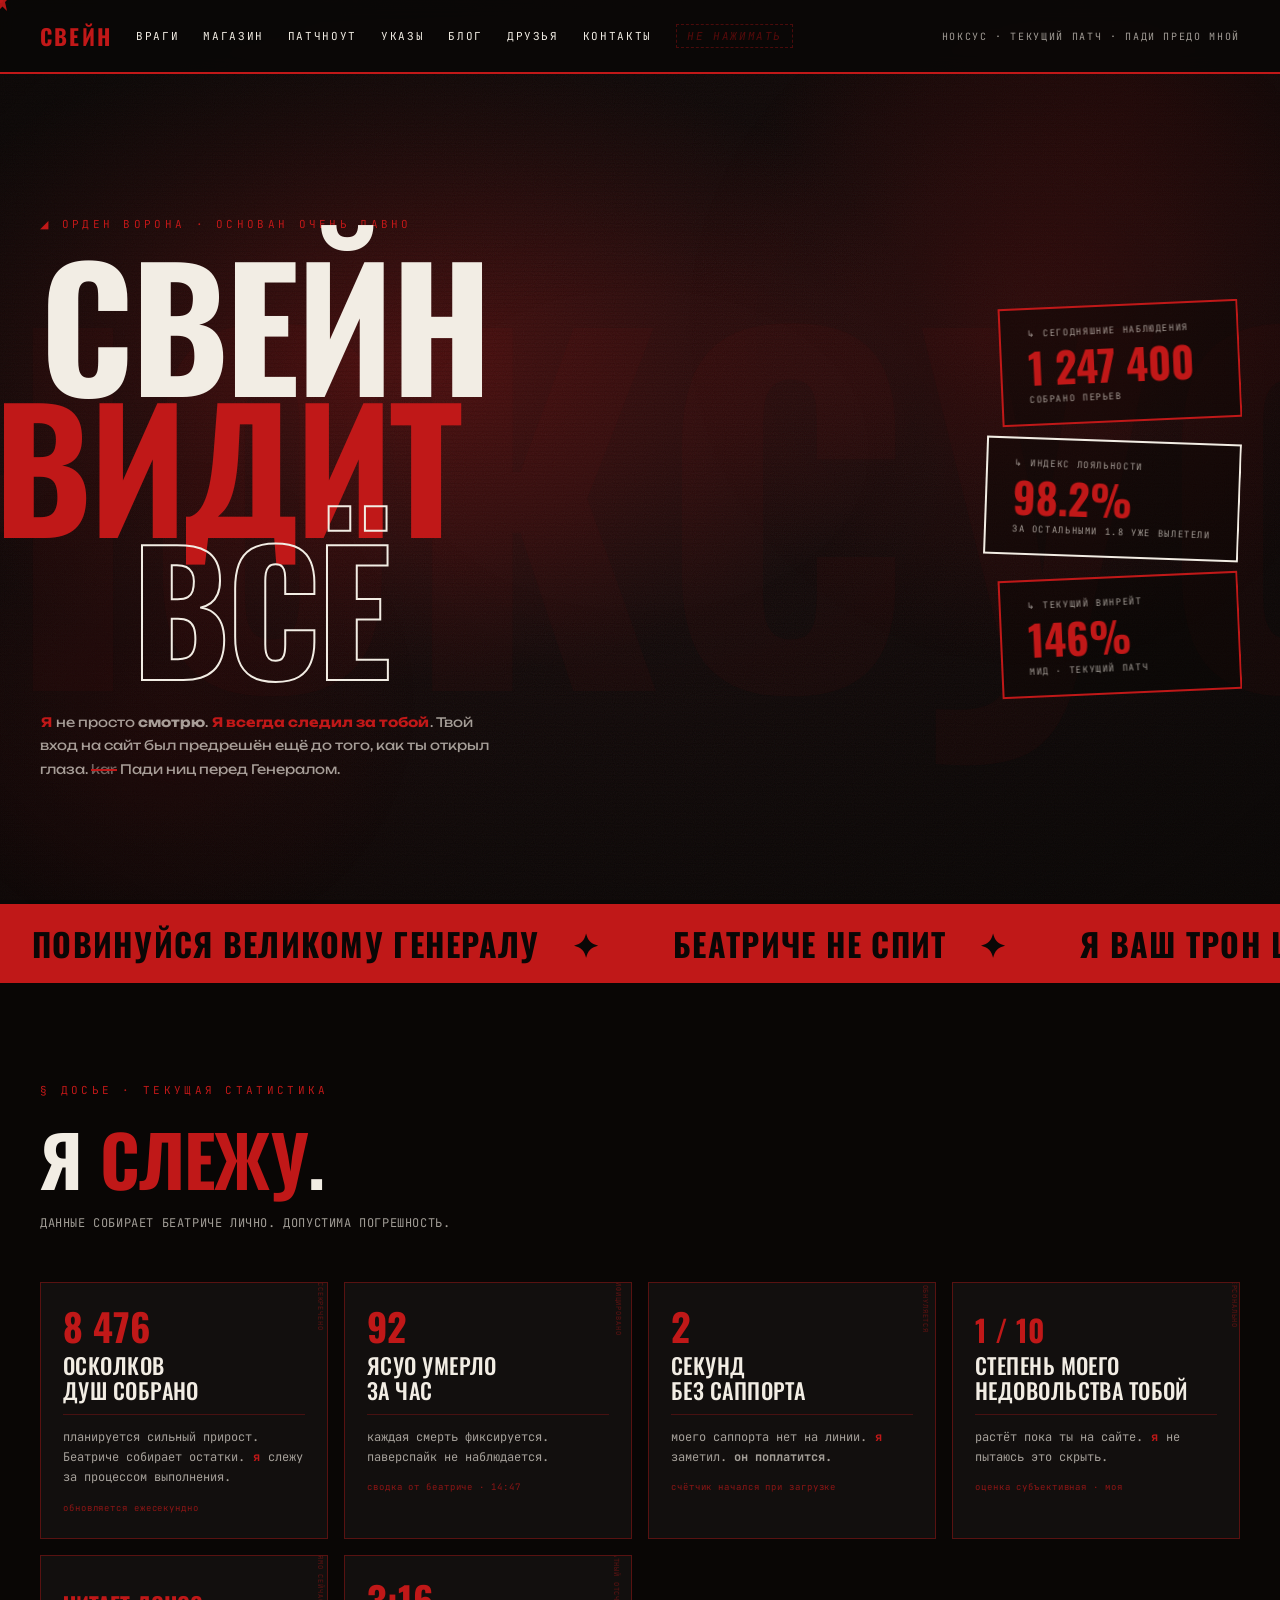
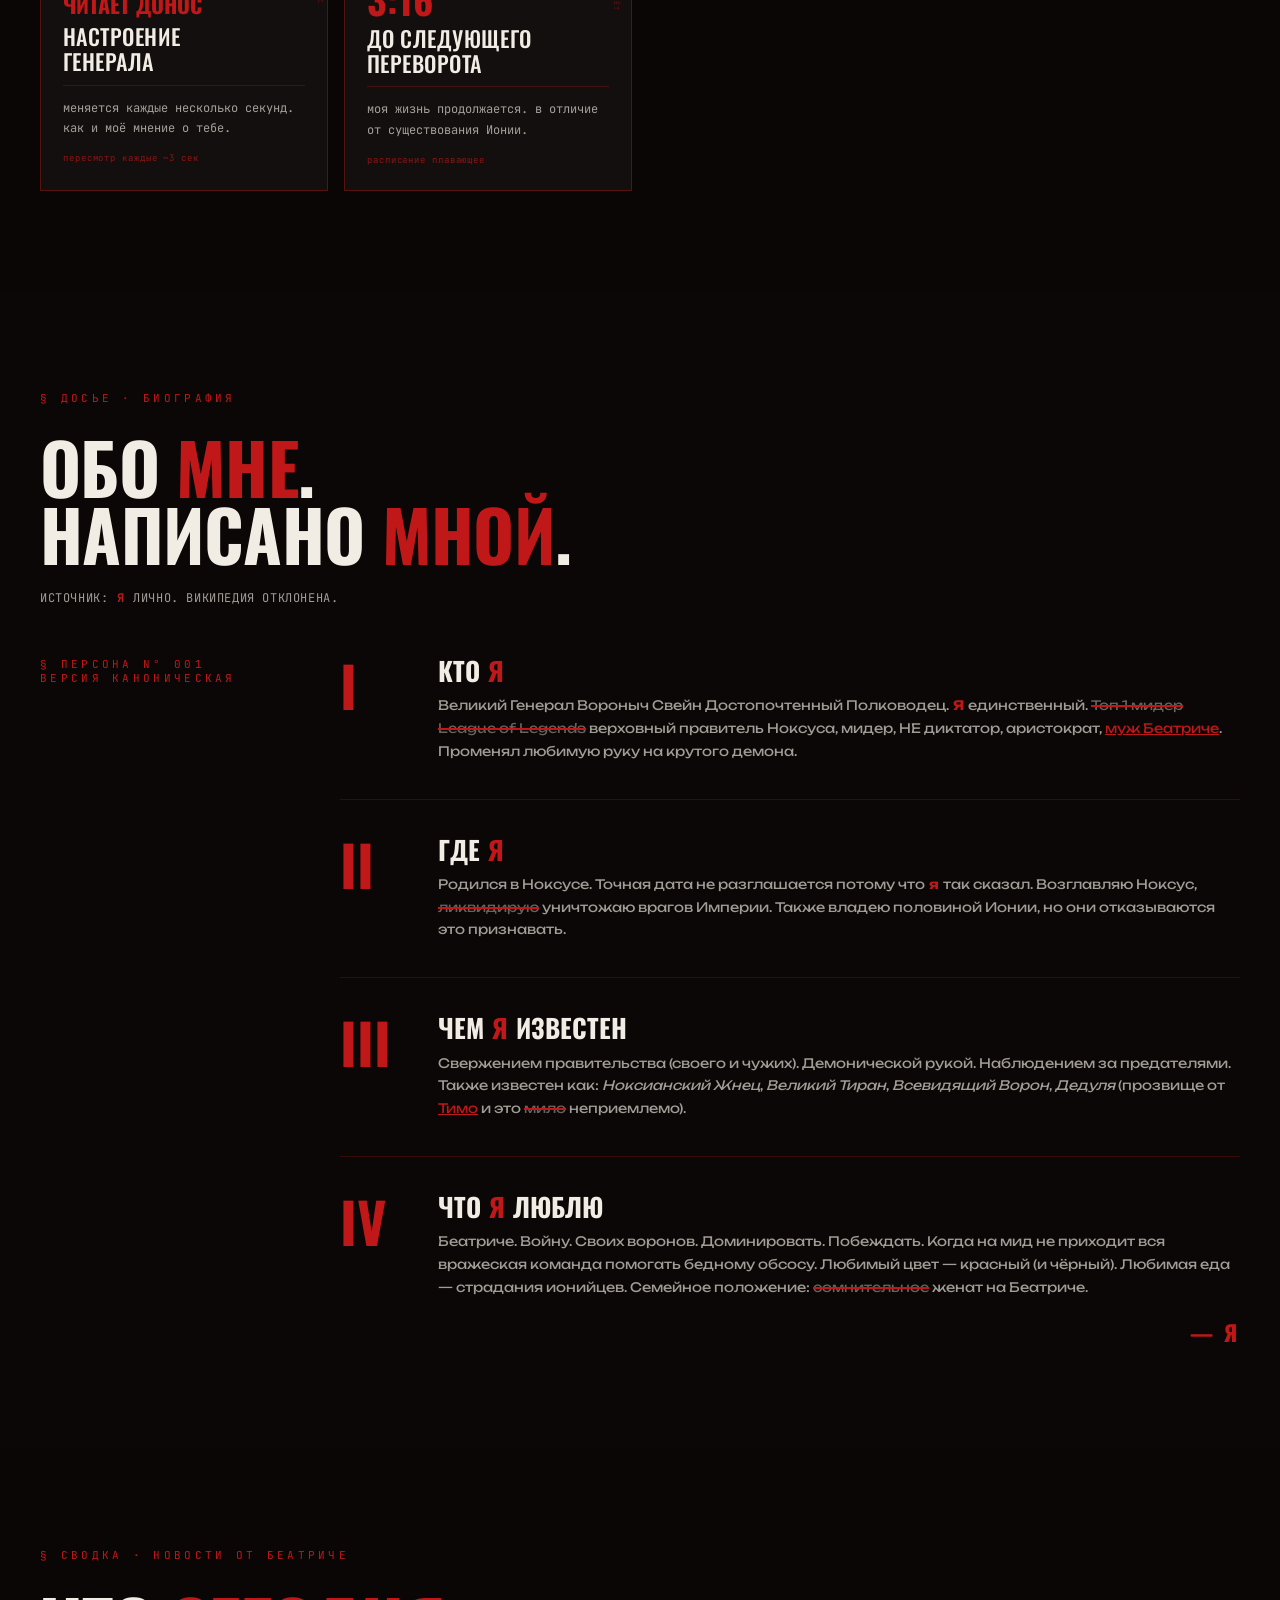
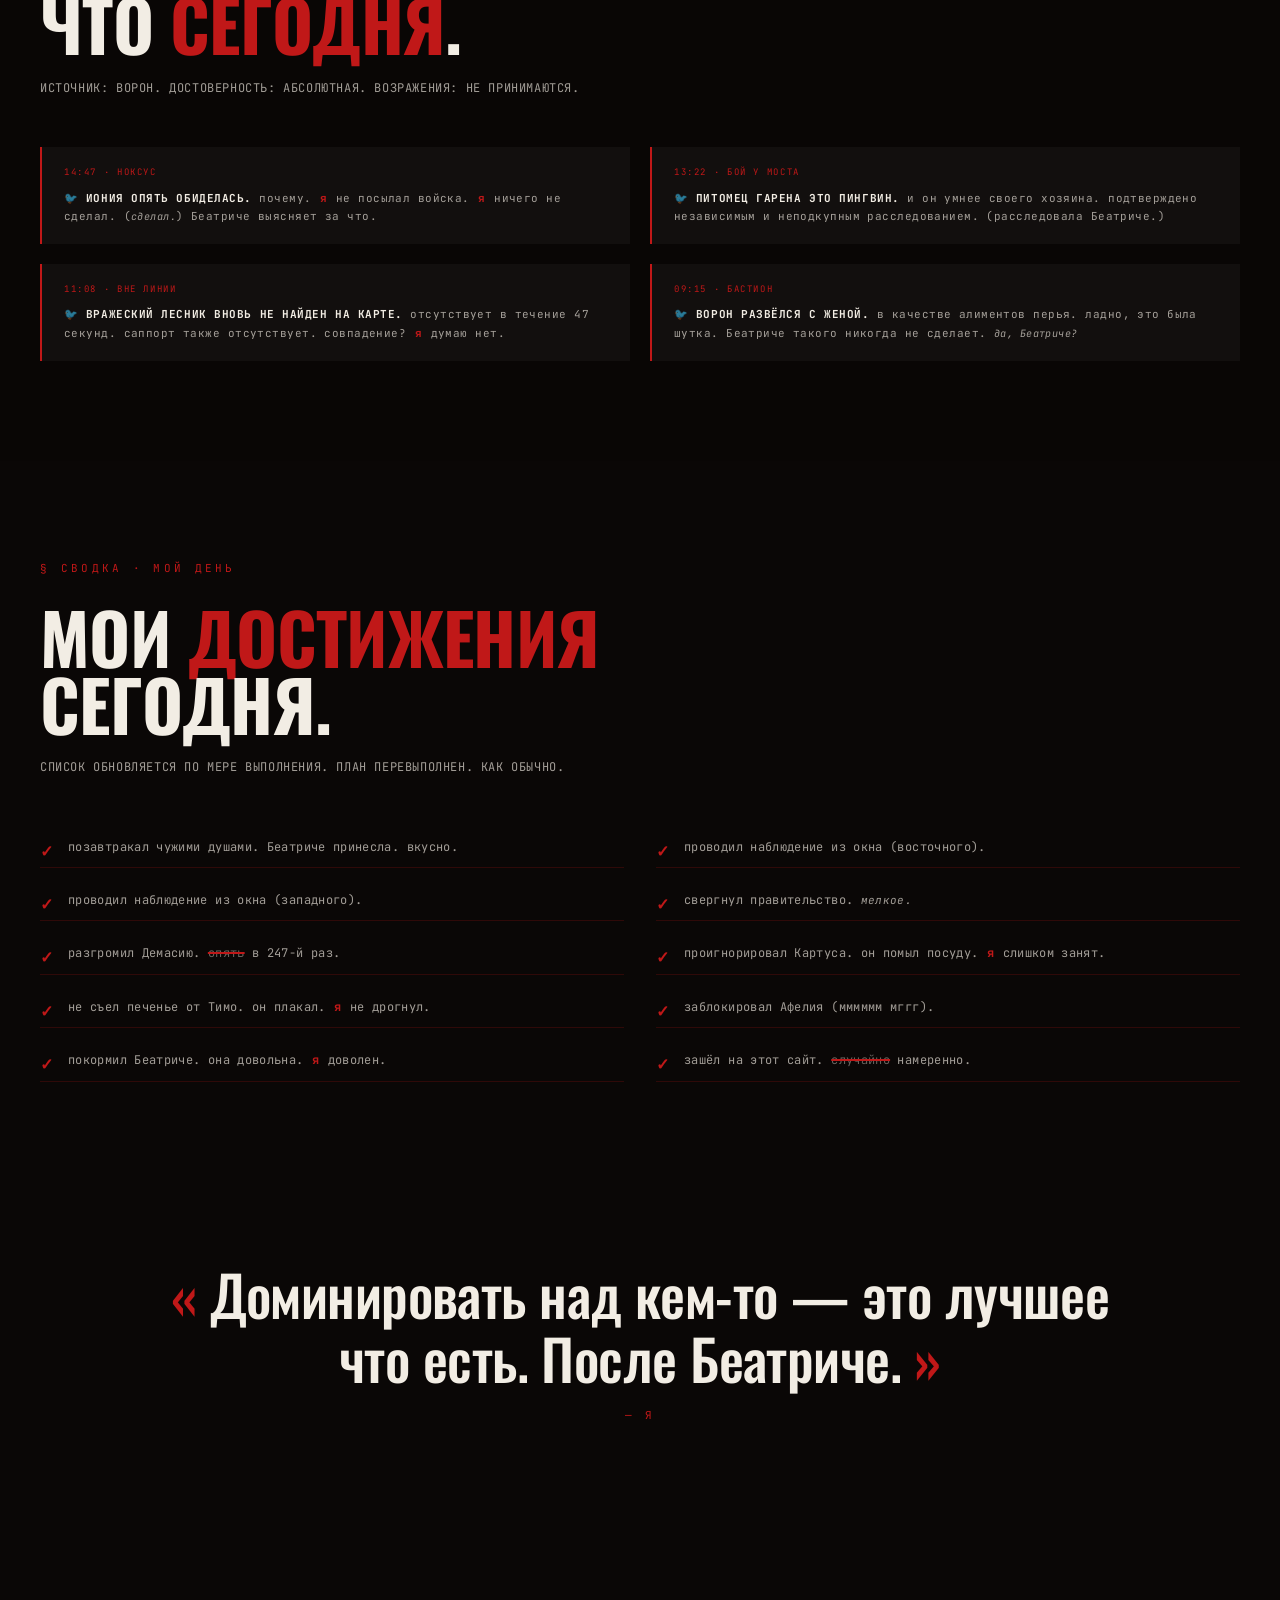
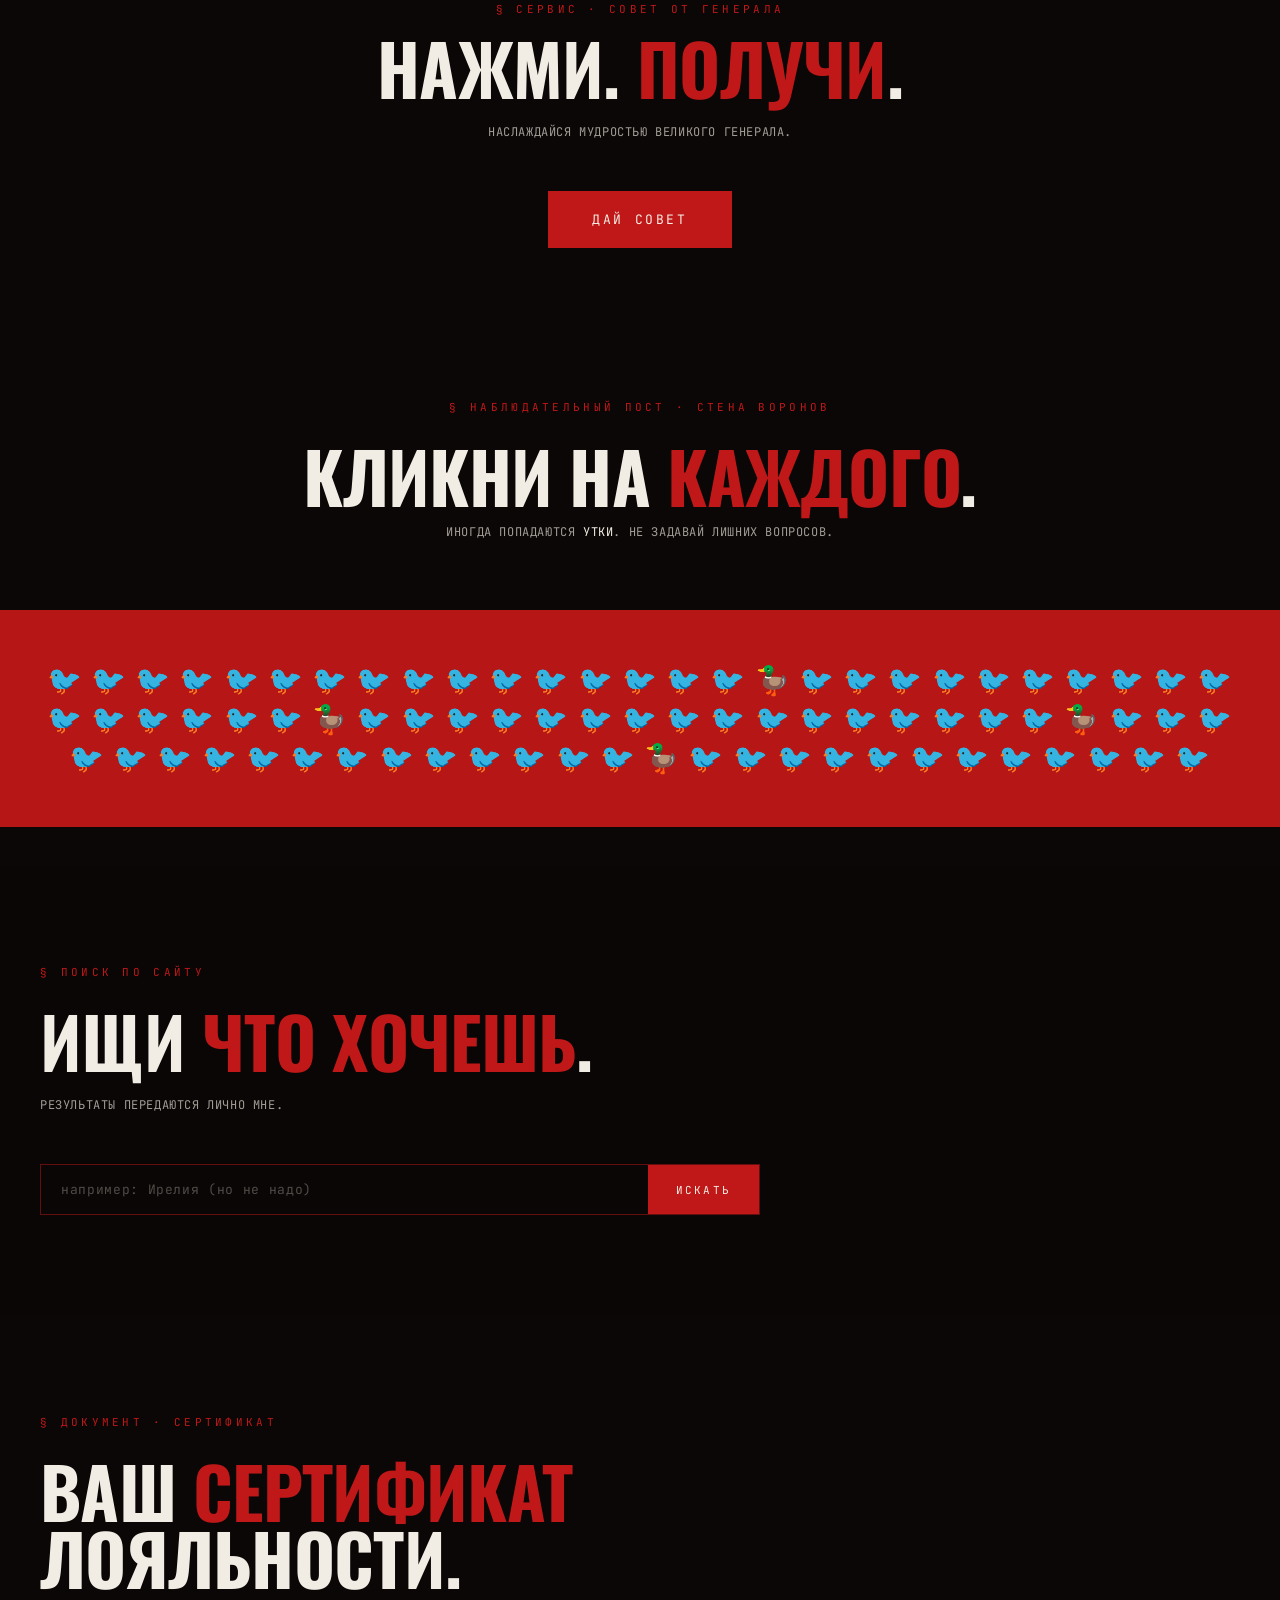
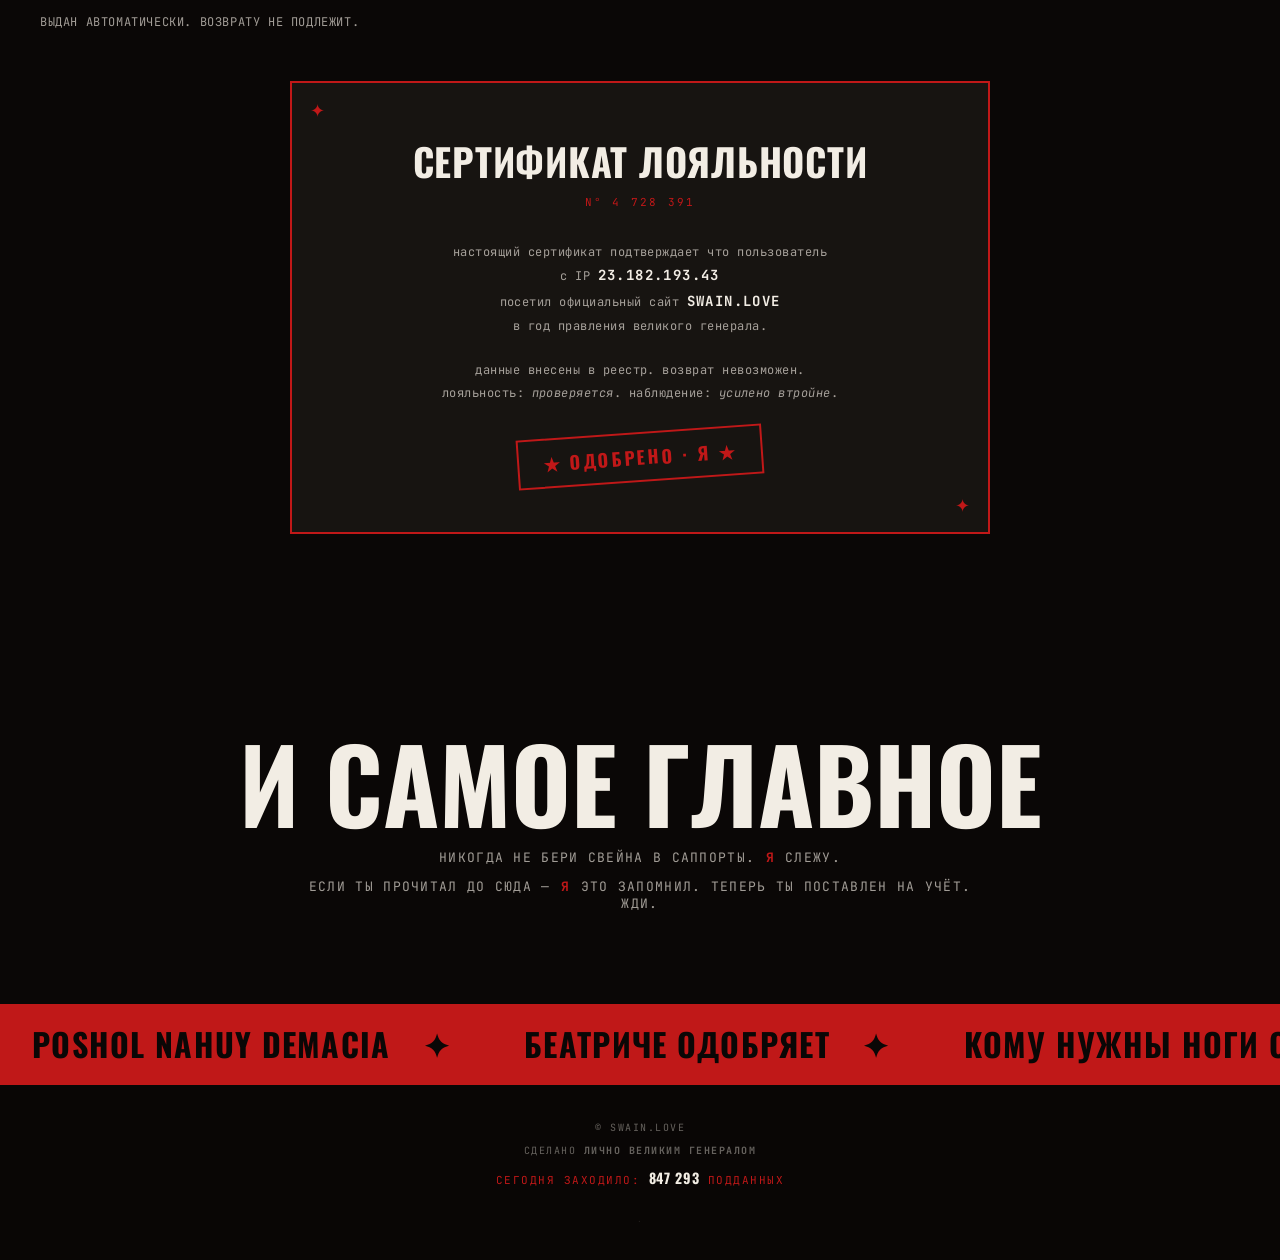
<file: index.html>
<!DOCTYPE html>
<html lang="ru">
<head>
<meta charset="UTF-8">
<meta name="viewport" content="width=device-width, initial-scale=1.0">
<title>СВЕЙН // ВЕЛИКИЙ ГЕНЕРАЛ</title>
<link rel="icon" type="image/svg+xml" href="data:image/svg+xml,<svg xmlns='http://www.w3.org/2000/svg' viewBox='0 0 100 100'><text x='50%' y='50%' dominant-baseline='central' text-anchor='middle' font-size='80'>🐦</text></svg>">
<link rel="stylesheet" href="style.css">
</head>
<body>

<!-- cursor -->
<div id="cur">
  <svg viewBox="0 0 30 30" fill="none" xmlns="http://www.w3.org/2000/svg">
    <path d="M15 3C11 3 7 6.5 7 11C7 14.5 9 16 10 17L8 26L12.5 21.5L15 24L17.5 21.5L22 26L20 17C21 16 23 14.5 23 11C23 6.5 19 3 15 3Z" fill="#c01818" opacity=".92"/>
    <circle cx="12" cy="10" r="1.3" fill="#f2ede4"/>
    <path d="M7 9.5L3 7.5L7 11.5" fill="#c01818"/>
  </svg>
</div>
<div id="cur-dot"></div>

<!-- background layers -->
<div class="bg"></div>
<div class="grain"></div>
<div class="scanlines"></div>
<div class="vignette"></div>

<main>

  <!-- TOPBAR -->
  <nav class="topbar" id="topbar">
    <div class="left">
      <a href="index.html" class="brand">СВЕЙН</a>
      <a href="enemies.html" class="hide-m">Враги</a>
      <a href="shop.html" class="hide-m">Магазин</a>
      <a href="patchnotes.html" class="hide-m">Патчноут</a>
      <a href="decrees.html" class="hide-m">Указы</a>
      <a href="blog.html" class="hide-m">Блог</a>
      <a href="friends.html" class="hide-m">Друзья</a>
      <a href="contacts.html" class="hide-m">Контакты</a>
      <a href="family.html" class="danger" title="не нажимать">не нажимать</a>
    </div>
    <div class="topbar-right">НОКСУС · ТЕКУЩИЙ ПАТЧ · ПАДИ ПРЕДО МНОЙ</div>
    <button class="burger" id="burger" aria-label="меню"><span></span><span></span><span></span></button>
    <div class="mobile-menu" id="mmenu">
      <a href="index.html" class="active">Главная</a>
      <a href="enemies.html">Враги</a>
      <a href="shop.html">Магазин</a>
      <a href="patchnotes.html">Патчноут</a>
      <a href="decrees.html">Указы</a>
      <a href="blog.html">Блог</a>
      <a href="friends.html">Друзья</a>
      <a href="contacts.html">Контакты</a>
      <a href="family.html" class="danger">не нажимать</a>
    </div>
  </nav>

  <!-- HERO -->
  <div class="hero-wrap">
    <div class="plx">
      <div class="plx-blob-1"></div>
      <div class="plx-blob-2"></div>
    </div>
    <div class="plx">
      <div class="plx-text-bg">НОКСУС</div>
    </div>
    <section class="hero">
      <div class="hero-left">
        <div class="kicker">◢ орден ворона · основан очень давно</div>
        <h1>
          <span>СВЕЙН</span>
          <span class="h1-red" data-t="ВИДИТ">ВИДИТ</span>
          <span class="h1-outline">ВСЁ</span>
        </h1>
        <p class="manifesto">
          <span class="me">Я</span> не просто <b>смотрю</b>. <span class="me">Я всегда следил за тобой</span>.
          Твой вход на сайт был предрешён ещё до того, как ты открыл глаза.
          <span class="strike">kar</span> Пади ниц перед Генералом.
        </p>
      </div>
      <div class="hero-right">
        <div class="stamps">
          <div class="stamp">
            <div class="lbl">↳ сегодняшние наблюдения</div>
            <div class="big" id="cnt-hanged">0</div>
            <div class="lbl">собрано перьев</div>
          </div>
          <div class="stamp stamp-w">
            <div class="lbl">↳ индекс лояльности</div>
            <div class="big">98.2%</div>
            <div class="lbl">за остальными 1.8 уже вылетели</div>
          </div>
          <div class="stamp">
            <div class="lbl">↳ текущий винрейт</div>
            <div class="big">146%</div>
            <div class="lbl">мид · текущий патч</div>
          </div>
        </div>
      </div>
    </section>
  </div>

  <!-- TICKER -->
  <div class="strip">
    <div class="strip-inner">
      <span>повинуйся великому генералу</span>
      <span>беатриче не спит</span>
      <span>Я ВАШ ТРОН ШАТАЛ БЛЯ ищи в поисковике самый мощная нация там будет НОКСИАНЕЦ</span>
      <span>СЛАВА НОКСУСУ!</span>
      <span>повинуйся великому генералу</span>
      <span>беатриче не спит</span>
      <span>Я ВАШ ТРОН ШАТАЛ БЛЯ ищи в поисковике самый мощная нация там будет НОКСИАНЕЦ</span>
      <span>СЛАВА НОКСУСУ!</span>
    </div>
  </div>

  <!-- COUNTERS / DOSSIER -->
  <section class="block shaded">
    <div class="reveal">
      <div class="sec-label">досье · текущая статистика</div>
      <h2 class="sec-h2">я <em>слежу</em>.</h2>
      <p class="sec-lede">данные собирает Беатриче лично. допустима погрешность.</p>
    </div>

    <div style="display: grid; grid-template-columns: repeat(auto-fit, minmax(260px, 1fr)); gap: 16px;">
      <div class="tile reveal">
        <div class="tile-stamp">рассекречено</div>
        <div class="tile-num" id="cnt-souls">8 472</div>
        <div class="tile-title">осколков<br>душ собрано</div>
        <div class="tile-body">планируется сильный прирост. Беатриче собирает остатки. <span class="me">я</span> слежу за процессом выполнения.</div>
        <div class="tile-meta">обновляется ежесекундно</div>
      </div>
      <div class="tile reveal">
        <div class="tile-stamp">верифицировано</div>
        <div class="tile-num" id="cnt-yasuo">91</div>
        <div class="tile-title">ясуо умерло<br>за час</div>
        <div class="tile-body">каждая смерть фиксируется. паверспайк не наблюдается.</div>
        <div class="tile-meta">сводка от беатриче · 14:47</div>
      </div>
      <div class="tile reveal">
        <div class="tile-stamp">не обнуляется</div>
        <div class="tile-num" id="cnt-support">0</div>
        <div class="tile-title">секунд<br>без саппорта</div>
        <div class="tile-body">моего саппорта нет на линии. <span class="me">я</span> заметил. <b>он поплатится.</b></div>
        <div class="tile-meta">счётчик начался при загрузке</div>
      </div>
      <div class="tile reveal">
        <div class="tile-stamp">персонально</div>
        <div class="tile-num" id="irritation" style="font-size: 30px; padding-top: 8px;">1 / 10</div>
        <div class="tile-title">степень моего<br>недовольства тобой</div>
        <div class="tile-body">растёт пока ты на сайте. <span class="me">я</span> не пытаюсь это скрыть.</div>
        <div class="tile-meta">оценка субъективная · моя</div>
      </div>
      <div class="tile reveal">
        <div class="tile-stamp">прямо сейчас</div>
        <div class="tile-num" id="mood-now" style="font-size: 22px; padding-top: 12px; line-height: 1.1;">НАБЛЮДАЕТ</div>
        <div class="tile-title">настроение<br>генерала</div>
        <div class="tile-body">меняется каждые несколько секунд. как и моё мнение о тебе.</div>
        <div class="tile-meta">пересмотр каждые ~3 сек</div>
      </div>
      <div class="tile reveal">
        <div class="tile-stamp">обратный отсчёт</div>
        <div class="tile-num" id="coup-countdown">3:00</div>
        <div class="tile-title">до следующего<br>переворота</div>
        <div class="tile-body">моя жизнь продолжается. в отличие от существования Ионии.</div>
        <div class="tile-meta">расписание плавающее</div>
      </div>
    </div>
  </section>

  <!-- BIO / ОБО МНЕ -->
  <section class="block">
    <div class="reveal">
      <div class="sec-label">досье · биография</div>
      <h2 class="sec-h2">обо <em>мне</em>. <br>написано <em>мной</em>.</h2>
      <p class="sec-lede">источник: <span class="me">я</span> лично. википедия отклонена.</p>
    </div>

    <div class="doctrine reveal">
      <div class="doctrine-sticky">персона N° 001<br>версия каноническая</div>
      <div class="tenets">
        <div class="tenet">
          <div class="t-num">I</div>
          <div class="t-body">
            <h3>Кто <span class="me">я</span></h3>
            <p>
              Великий Генерал Вороныч Свейн Достопочтенный Полководец. <span class="me">Я</span> единственный. <span class="strike">Топ 1 мидер League of Legends</span> верховный правитель Ноксуса, мидер, НЕ диктатор, аристократ, <a href="friends.html" style="color: var(--blood);">муж Беатриче</a>. Променял любимую руку на крутого демона.
            </p>
          </div>
        </div>
        <div class="tenet">
          <div class="t-num">II</div>
          <div class="t-body">
            <h3>Где <span class="me">я</span></h3>
            <p>
              Родился в Ноксусе. Точная дата не разглашается потому что <span class="me">я</span> так сказал. Возглавляю Ноксус, <span class="strike">ликвидирую</span> уничтожаю врагов Империи. Также владею половиной Ионии, но они отказываются это признавать.
            </p>
          </div>
        </div>
        <div class="tenet">
          <div class="t-num">III</div>
          <div class="t-body">
            <h3>Чем <span class="me">я</span> известен</h3>
            <p>
              Свержением правительства (своего и чужих). Демонической рукой. Наблюдением за предателями. Также известен как: <i>Ноксианский Жнец</i>, <i>Великий Тиран</i>, <i>Всевидящий Ворон</i>, <i>Дедуля</i> (прозвище от <a href="family.html" style="color: var(--blood);">Тимо</a> и это <span class="strike">мило</span> неприемлемо).
            </p>
          </div>
        </div>
        <div class="tenet">
          <div class="t-num">IV</div>
          <div class="t-body">
            <h3>Что <span class="me">я</span> люблю</h3>
            <p>
              Беатриче. Войну. Своих воронов. Доминировать. Побеждать. Когда на мид не приходит вся вражеская команда помогать бедному обсосу. Любимый цвет — красный (и чёрный). Любимая еда — страдания ионийцев. Семейное положение: <span class="strike">сомнительное</span> женат на Беатриче.
            </p>
            <span class="signature">Я</span>
          </div>
        </div>
      </div>
    </div>
  </section>

  <!-- NEWS -->
  <section class="block shaded">
    <div class="reveal">
      <div class="sec-label">сводка · новости от беатриче</div>
      <h2 class="sec-h2">что <em>сегодня</em>.</h2>
      <p class="sec-lede">источник: ворон. достоверность: абсолютная. возражения: не принимаются.</p>
    </div>

    <div class="news-grid reveal">
      <div class="news-item">
        <span class="timestamp">14:47 · ноксус</span>
        🐦 <b>иония опять обиделась.</b> почему. <span class="me">я</span> не посылал войска. <span class="me">я</span> ничего не сделал. (<span class="whisper">сделал.</span>) Беатриче выясняет за что.
      </div>
      <div class="news-item">
        <span class="timestamp">13:22 · бой у моста</span>
        🐦 <b>питомец гарена это пингвин.</b> и он умнее своего хозяина. подтверждено независимым и неподкупным расследованием. (расследовала Беатриче.)
      </div>
      <div class="news-item">
        <span class="timestamp">11:08 · вне линии</span>
        🐦 <b>вражеский лесник вновь не найден на карте.</b> отсутствует в течение 47 секунд. саппорт также отсутствует. совпадение? <span class="me">я</span> думаю нет.
      </div>
      <div class="news-item">
        <span class="timestamp">09:15 · бастион</span>
        🐦 <b>ворон развёлся с женой.</b> в качестве алиментов перья. ладно, это была шутка. Беатриче такого никогда не сделает. <span class="whisper">да, Беатриче?</span>
      </div>
    </div>
  </section>

  <!-- ACHIEVEMENTS -->
  <section class="block">
    <div class="reveal">
      <div class="sec-label">сводка · мой день</div>
      <h2 class="sec-h2">мои <em>достижения</em><br>сегодня.</h2>
      <p class="sec-lede">список обновляется по мере выполнения. план перевыполнен. как обычно.</p>
    </div>

    <ul class="achievements reveal">
      <li>позавтракал чужими душами. Беатриче принесла. вкусно.</li>
      <li>проводил наблюдение из окна (восточного).</li>
      <li>проводил наблюдение из окна (западного).</li>
      <li>свергнул правительство. <span class="whisper">мелкое.</span></li>
      <li>разгромил Демасию. <span class="strike">опять</span> в 247-й раз.</li>
      <li>проигнорировал Картуса. он помыл посуду. <span class="me">я</span> слишком занят.</li>
      <li>не съел печенье от Тимо. он плакал. <span class="me">я</span> не дрогнул.</li>
      <li>заблокировал Афелия (мммммм мггг).</li>
      <li>покормил Беатриче. она довольна. <span class="me">я</span> доволен.</li>
      <li>зашёл на этот сайт. <span class="strike">случайно</span> намеренно.</li>
    </ul>
  </section>

  <!-- QUOTE -->
  <div class="quote-block reveal">
    <div class="q" id="random-quote">Не моё. Но будет.</div>
    <div class="att">— Я</div>
  </div>

  <!-- ADVICE BUTTON -->
  <section class="block">
    <div class="reveal" style="text-align: center;">
      <div class="sec-label" style="margin-bottom: 18px;">сервис · совет от генерала</div>
      <h2 class="sec-h2" style="text-align: center;">нажми. <em>получи</em>.</h2>
      <p class="sec-lede" style="margin-left: auto; margin-right: auto; text-align: center;">наслаждайся мудростью великого генерала.</p>
      <button class="cta-btn" id="advice-btn"><span>дай совет</span></button>
      <div class="cta-out" id="advice-out"></div>
    </div>
  </section>

  <!-- RAVEN WALL -->
  <div class="reveal" style="text-align: center; padding: 0 40px 16px;">
    <div class="sec-label">наблюдательный пост · стена воронов</div>
    <h2 class="sec-h2" style="margin-bottom: 12px;">кликни на <em>каждого</em>.</h2>
    <p class="sec-lede" style="margin-left: auto; margin-right: auto;">иногда попадаются <span style="color: var(--bone);">утки</span>. не задавай лишних вопросов.</p>
  </div>
  <div class="raven-wall" id="raven-wall"></div>
  <div style="text-align: center; padding: 18px; font-family: 'JetBrains Mono', monospace; font-size: 11px; color: var(--blood); letter-spacing: 0.18em; min-height: 24px;" id="raven-wall-msg"></div>

  <!-- SEARCH -->
  <section class="block shaded">
    <div class="reveal">
      <div class="sec-label">поиск по сайту</div>
      <h2 class="sec-h2">ищи <em>что хочешь</em>.</h2>
      <p class="sec-lede">результаты передаются лично мне.</p>
    </div>
    <div class="reveal">
      <form class="search-fake" id="fake-search">
        <input type="text" placeholder="например: Ирелия (но не надо)" autocomplete="off">
        <button type="submit">искать</button>
      </form>
      <div class="search-result" id="search-result"></div>
    </div>
  </section>

  <!-- CERTIFICATE -->
  <section class="block">
    <div class="reveal">
      <div class="sec-label">документ · сертификат</div>
      <h2 class="sec-h2">ваш <em>сертификат</em><br>лояльности.</h2>
      <p class="sec-lede">выдан автоматически. возврату не подлежит.</p>
    </div>

    <div class="reveal">
      <div class="certificate">
        <div class="certificate-h">сертификат лояльности</div>
        <div class="certificate-no">N° 4 728 391</div>
        <div class="certificate-body">
          настоящий сертификат подтверждает что пользователь<br>
          с IP <b><span id="fake-ip">— · — · — · —</span></b><br>
          посетил официальный сайт <b>SWAIN.LOVE</b><br>
          в год правления великого генерала.<br><br>
          данные внесены в реестр. возврат невозможен.<br>
          лояльность: <i>проверяется</i>. наблюдение: <i>усилено втройне</i>.
        </div>
        <div class="certificate-seal">★ одобрено · я ★</div>
      </div>
    </div>
  </section>

  <!-- FINAL -->
  <div class="final reveal">
    <h2>И САМОЕ ГЛАВНОЕ</h2>
    <p>НИКОГДА не бери Свейна в саппорты. <span class="me">я</span> слежу.</p>
    <p>если ты прочитал до сюда — <span class="me">я</span> это запомнил. теперь ты поставлен на учёт. жди.</p>
  </div>

  <!-- BOTTOM TICKER -->
  <div class="strip">
    <div class="strip-inner">
      <span>poshol nahuy demacia</span>
      <span>беатриче одобряет</span>
      <span>кому нужны ноги с такими руками</span>
      <span>мид разгромлен</span>
      <span>poshol nahuy demacia</span>
      <span>беатриче одобряет</span>
      <span>кому нужны ноги с такими руками</span>
      <span>мид разгромлен</span>
    </div>
  </div>

  <footer class="bottom">
    <div>© SWAIN.LOVE</div>
    <div>сделано <b>лично великим генералом</b></div>
    <div class="visitors">сегодня заходило: <b id="cnt-visitors">0</b> подданных</div>
    <div class="secret"><a href="family.html">.</a></div>
  </footer>
</main>

<script src="script.js"></script>
</body>
</html>
</file>
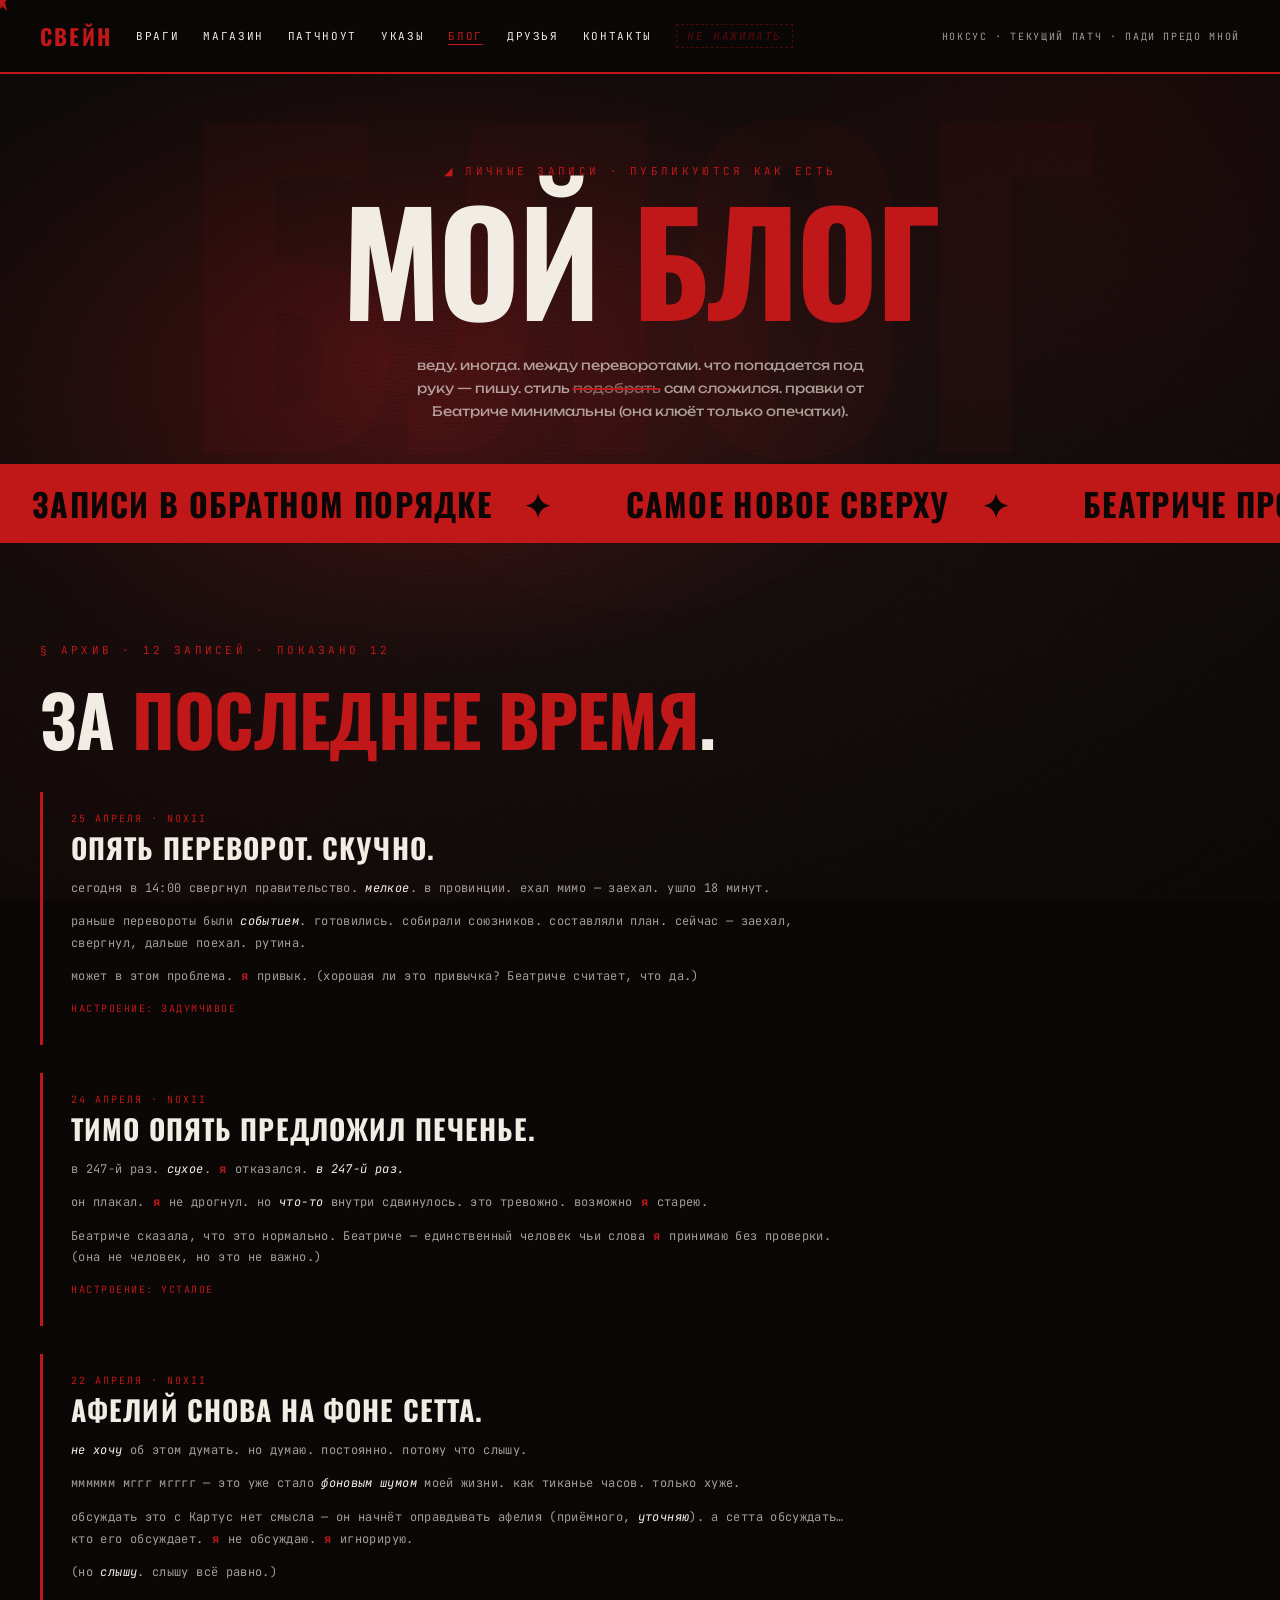
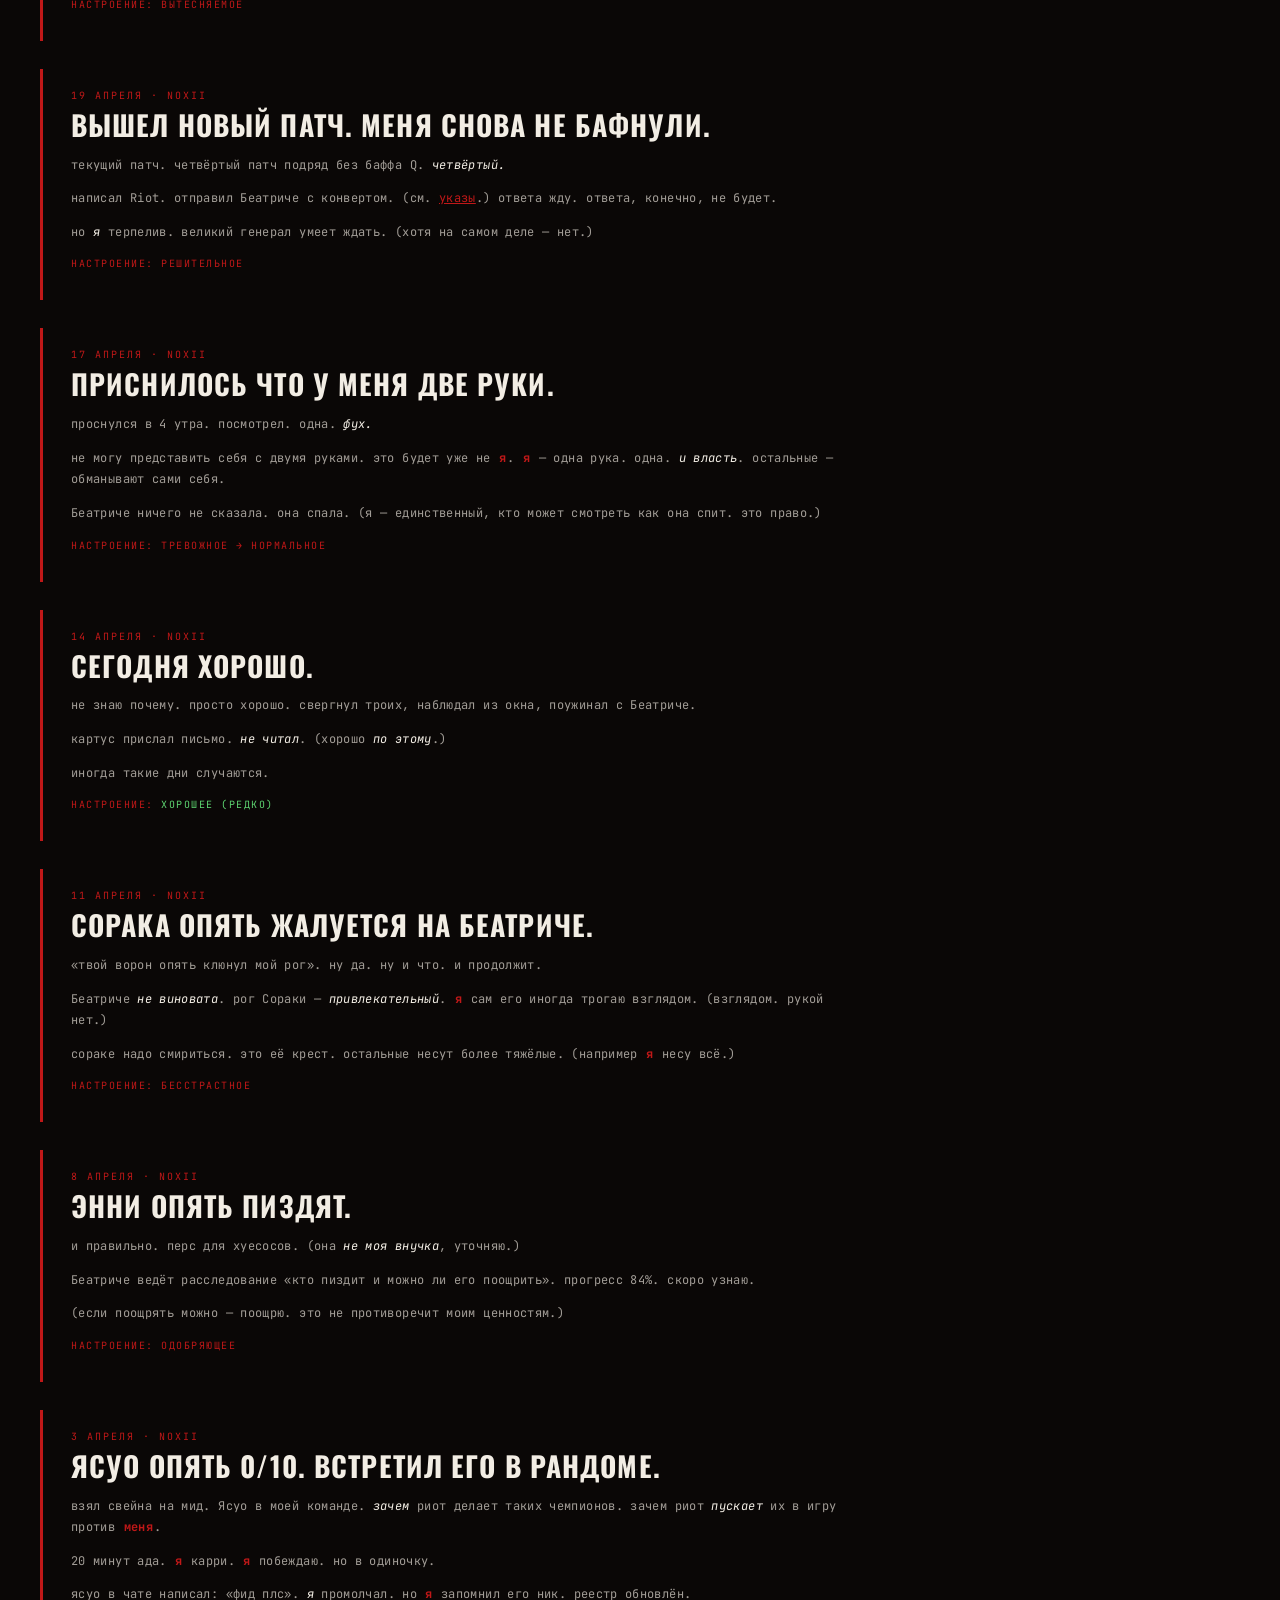
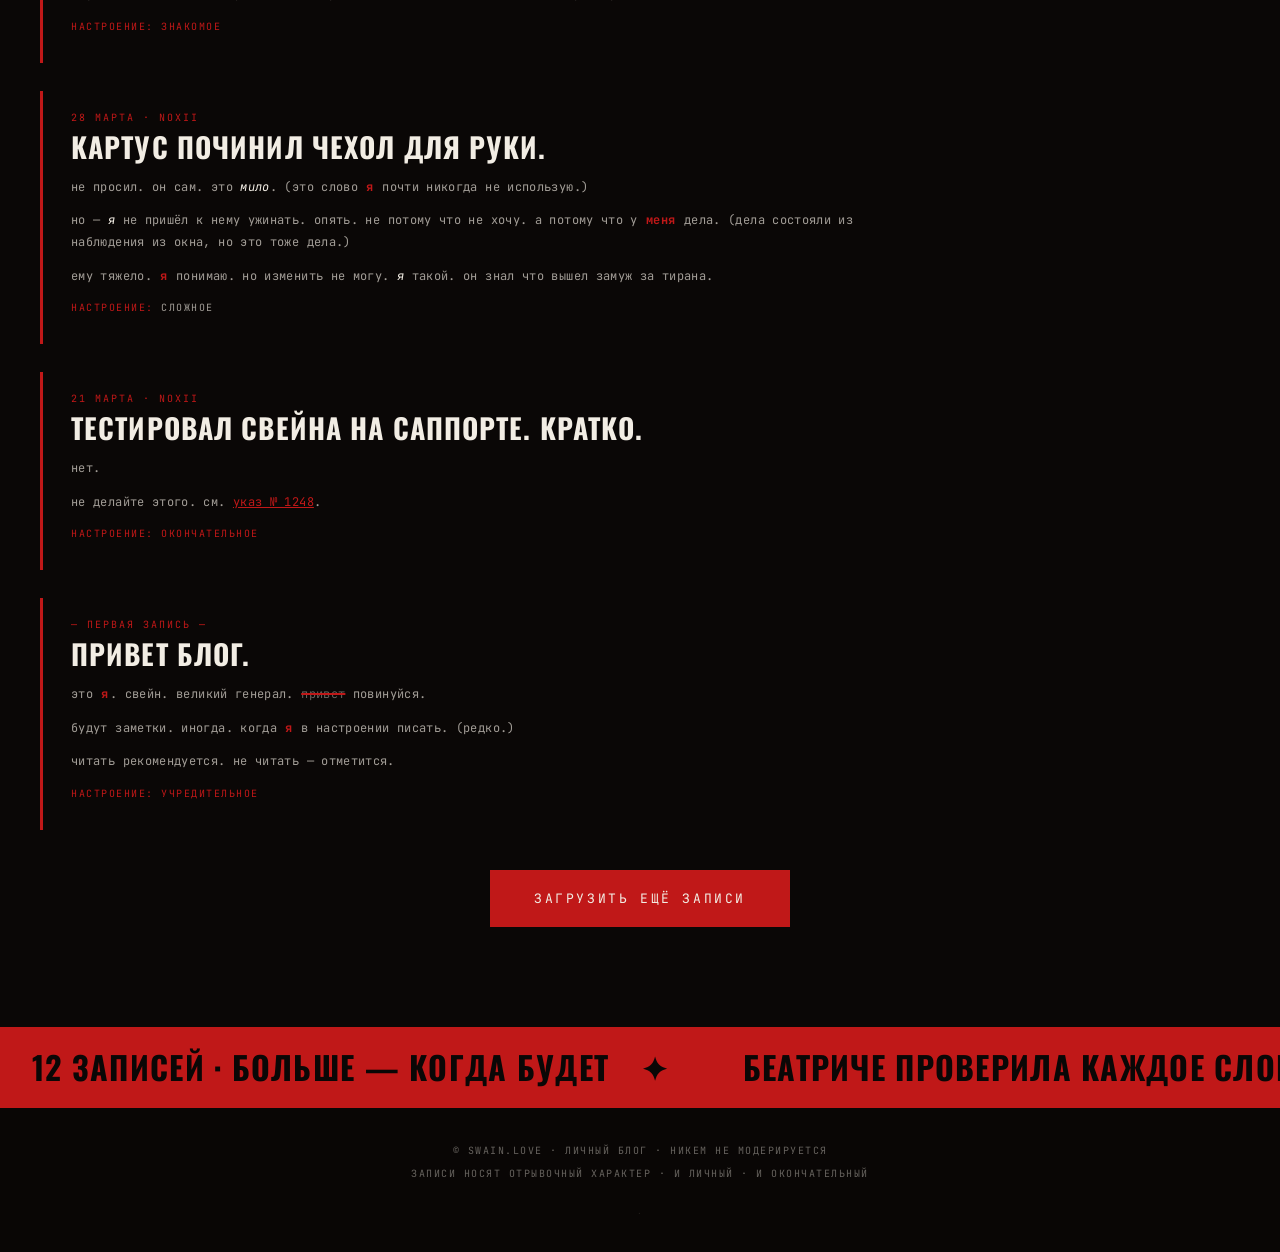
<file: blog.html>
<!DOCTYPE html>
<html lang="ru">
<head>
<meta charset="UTF-8">
<meta name="viewport" content="width=device-width, initial-scale=1.0">
<title>БЛОГ // СВЕЙН</title>
<link rel="icon" type="image/svg+xml" href="data:image/svg+xml,<svg xmlns='http://www.w3.org/2000/svg' viewBox='0 0 100 100'><text x='50%' y='50%' dominant-baseline='central' text-anchor='middle' font-size='80'>🐦</text></svg>">
<link rel="stylesheet" href="style.css">
</head>
<body>

<div id="cur">
  <svg viewBox="0 0 30 30" fill="none" xmlns="http://www.w3.org/2000/svg">
    <path d="M15 3C11 3 7 6.5 7 11C7 14.5 9 16 10 17L8 26L12.5 21.5L15 24L17.5 21.5L22 26L20 17C21 16 23 14.5 23 11C23 6.5 19 3 15 3Z" fill="#c01818" opacity=".92"/>
    <circle cx="12" cy="10" r="1.3" fill="#f2ede4"/>
    <path d="M7 9.5L3 7.5L7 11.5" fill="#c01818"/>
  </svg>
</div>
<div id="cur-dot"></div>

<div class="bg"></div>
<div class="grain"></div>
<div class="scanlines"></div>
<div class="vignette"></div>

<main>

  <nav class="topbar" id="topbar">
    <div class="left">
      <a href="index.html" class="brand">СВЕЙН</a>
      <a href="enemies.html" class="hide-m">Враги</a>
      <a href="shop.html" class="hide-m">Магазин</a>
      <a href="patchnotes.html" class="hide-m">Патчноут</a>
      <a href="decrees.html" class="hide-m">Указы</a>
      <a href="blog.html" class="hide-m active">Блог</a>
      <a href="friends.html" class="hide-m">Друзья</a>
      <a href="contacts.html" class="hide-m">Контакты</a>
      <a href="family.html" class="danger" title="не нажимать">не нажимать</a>
    </div>
    <div class="topbar-right">НОКСУС · ТЕКУЩИЙ ПАТЧ · ПАДИ ПРЕДО МНОЙ</div>
    <button class="burger" id="burger" aria-label="меню"><span></span><span></span><span></span></button>
    <div class="mobile-menu" id="mmenu">
      <a href="index.html">Главная</a>
      <a href="enemies.html">Враги</a>
      <a href="shop.html">Магазин</a>
      <a href="patchnotes.html">Патчноут</a>
      <a href="decrees.html">Указы</a>
      <a href="blog.html" class="active">Блог</a>
      <a href="friends.html">Друзья</a>
      <a href="contacts.html">Контакты</a>
      <a href="family.html" class="danger">не нажимать</a>
    </div>
  </nav>

  <!-- HERO -->
  <div class="hero-wrap" style="min-height: auto;">
    <div class="plx">
      <div class="plx-text-bg" style="font-size: 32vw;">БЛОГ</div>
    </div>
    <section class="hero single" style="min-height: auto; padding-top: 90px; padding-bottom: 40px;">
      <div class="hero-left" style="margin: 0 auto;">
        <div class="kicker">◢ личные записи · публикуются как есть</div>
        <h1 style="font-size: clamp(56px, 11vw, 160px);">
          мой <span class="h1-red" data-t="БЛОГ" style="transform: none; display: inline-block;">блог</span>
        </h1>
        <p class="manifesto center" style="margin-left: auto; margin-right: auto;">
          веду. иногда. между переворотами. что попадается под руку — пишу.
          стиль <span class="strike">подобрать</span> сам сложился. правки от Беатриче минимальны (она клюёт только опечатки).
        </p>
      </div>
    </section>
  </div>

  <!-- TICKER -->
  <div class="strip">
    <div class="strip-inner">
      <span>записи в обратном порядке</span>
      <span>самое новое сверху</span>
      <span>беатриче проверяла каждое слово</span>
      <span>записи в обратном порядке</span>
      <span>самое новое сверху</span>
      <span>беатриче проверяла каждое слово</span>
    </div>
  </div>

  <!-- POSTS -->
  <section class="block">
    <div class="reveal">
      <div class="sec-label">архив · 12 записей · показано 12</div>
      <h2 class="sec-h2">за <em>последнее время</em>.</h2>
    </div>

    <div style="max-width: 820px; margin: 40px 0;">

      <article class="blog-post reveal">
        <div class="post-date">25 апреля · noxii</div>
        <div class="post-title">опять переворот. скучно.</div>
        <div class="post-body">
          <p>сегодня в 14:00 свергнул правительство. <em>мелкое</em>. в провинции. ехал мимо — заехал. ушло 18 минут.</p>
          <p>раньше перевороты были <em>событием</em>. готовились. собирали союзников. составляли план. сейчас — заехал, свергнул, дальше поехал. рутина.</p>
          <p>может в этом проблема. <span class="me">я</span> привык. (хорошая ли это привычка? Беатриче считает, что да.)</p>
        </div>
        <div class="mood">настроение: задумчивое</div>
      </article>

      <article class="blog-post reveal">
        <div class="post-date">24 апреля · noxii</div>
        <div class="post-title">тимо опять предложил печенье.</div>
        <div class="post-body">
          <p>в 247-й раз. <em>сухое</em>. <span class="me">я</span> отказался. <em>в 247-й раз.</em></p>
          <p>он плакал. <span class="me">я</span> не дрогнул. но <em>что-то</em> внутри сдвинулось. это тревожно. возможно <span class="me">я</span> старею.</p>
          <p>Беатриче сказала, что это нормально. Беатриче — единственный человек чьи слова <span class="me">я</span> принимаю без проверки. (она не человек, но это не важно.)</p>
        </div>
        <div class="mood">настроение: усталое</div>
      </article>

      <article class="blog-post reveal">
        <div class="post-date">22 апреля · noxii</div>
        <div class="post-title">афелий снова на фоне сетта.</div>
        <div class="post-body">
          <p><em>не хочу</em> об этом думать. но думаю. постоянно. потому что слышу.</p>
          <p>мммммм мггг мгггг — это уже стало <em>фоновым шумом</em> моей жизни. как тиканье часов. только хуже.</p>
          <p>обсуждать это с Картус нет смысла — он начнёт оправдывать афелия (приёмного, <em>уточняю</em>). а сетта обсуждать… кто его обсуждает. <span class="me">я</span> не обсуждаю. <span class="me">я</span> игнорирую.</p>
          <p>(но <em>слышу</em>. слышу всё равно.)</p>
        </div>
        <div class="mood">настроение: вытесняемое</div>
      </article>

      <article class="blog-post reveal">
        <div class="post-date">19 апреля · noxii</div>
        <div class="post-title">вышел новый патч. меня снова не бафнули.</div>
        <div class="post-body">
          <p>текущий патч. четвёртый патч подряд без баффа Q. <em>четвёртый.</em></p>
          <p>написал Riot. отправил Беатриче с конвертом. (см. <a href="decrees.html" style="color: var(--blood);">указы</a>.) ответа жду. ответа, конечно, не будет.</p>
          <p>но <em>я</em> терпелив. великий генерал умеет ждать. (хотя на самом деле — нет.)</p>
        </div>
        <div class="mood">настроение: решительное</div>
      </article>

      <article class="blog-post reveal">
        <div class="post-date">17 апреля · noxii</div>
        <div class="post-title">приснилось что у меня две руки.</div>
        <div class="post-body">
          <p>проснулся в 4 утра. посмотрел. одна. <em>фух.</em></p>
          <p>не могу представить себя с двумя руками. это будет уже не <span class="me">я</span>. <span class="me">я</span> — одна рука. одна. <em>и власть</em>. остальные — обманывают сами себя.</p>
          <p>Беатриче ничего не сказала. она спала. (я — единственный, кто может смотреть как она спит. это право.)</p>
        </div>
        <div class="mood">настроение: тревожное → нормальное</div>
      </article>

      <article class="blog-post reveal">
        <div class="post-date">14 апреля · noxii</div>
        <div class="post-title">сегодня хорошо.</div>
        <div class="post-body">
          <p>не знаю почему. просто хорошо. свергнул троих, наблюдал из окна, поужинал с Беатриче.</p>
          <p>картус прислал письмо. <em>не читал</em>. (хорошо <em>по этому</em>.)</p>
          <p>иногда такие дни случаются.</p>
        </div>
        <div class="mood">настроение: <span style="color: #5dd370;">хорошее (редко)</span></div>
      </article>

      <article class="blog-post reveal">
        <div class="post-date">11 апреля · noxii</div>
        <div class="post-title">сорака опять жалуется на беатриче.</div>
        <div class="post-body">
          <p>«твой ворон опять клюнул мой рог». ну да. ну и что. и продолжит.</p>
          <p>Беатриче <em>не виновата</em>. рог Сораки — <em>привлекательный</em>. <span class="me">я</span> сам его иногда трогаю взглядом. (взглядом. рукой нет.)</p>
          <p>сораке надо смириться. это её крест. остальные несут более тяжёлые. (например <span class="me">я</span> несу всё.)</p>
        </div>
        <div class="mood">настроение: бесстрастное</div>
      </article>

      <article class="blog-post reveal">
        <div class="post-date">8 апреля · noxii</div>
        <div class="post-title">энни опять пиздят.</div>
        <div class="post-body">
          <p>и правильно. перс для хуесосов. (она <em>не моя внучка</em>, уточняю.)</p>
          <p>Беатриче ведёт расследование «кто пиздит и можно ли его поощрить». прогресс 84%. скоро узнаю.</p>
          <p>(если поощрять можно — поощрю. это не противоречит моим ценностям.)</p>
        </div>
        <div class="mood">настроение: одобряющее</div>
      </article>

      <article class="blog-post reveal">
        <div class="post-date">3 апреля · noxii</div>
        <div class="post-title">ясуо опять 0/10. встретил его в рандоме.</div>
        <div class="post-body">
          <p>взял свейна на мид. Ясуо в моей команде. <em>зачем</em> риот делает таких чемпионов. зачем риот <em>пускает</em> их в игру против <span class="me">меня</span>.</p>
          <p>20 минут ада. <span class="me">я</span> карри. <span class="me">я</span> побеждаю. но в одиночку.</p>
          <p>ясуо в чате написал: «фид плс». <em>я</em> промолчал. но <span class="me">я</span> запомнил его ник. реестр обновлён.</p>
        </div>
        <div class="mood">настроение: знакомое</div>
      </article>

      <article class="blog-post reveal">
        <div class="post-date">28 марта · noxii</div>
        <div class="post-title">картус починил чехол для руки.</div>
        <div class="post-body">
          <p>не просил. он сам. это <em>мило</em>. (это слово <span class="me">я</span> почти никогда не использую.)</p>
          <p>но — <em>я</em> не пришёл к нему ужинать. опять. не потому что не хочу. а потому что у <span class="me">меня</span> дела. (дела состояли из наблюдения из окна, но это тоже дела.)</p>
          <p>ему тяжело. <span class="me">я</span> понимаю. но изменить не могу. <em>я</em> такой. он знал что вышел замуж за тирана.</p>
        </div>
        <div class="mood">настроение: <span style="color: var(--bone-mute);">сложное</span></div>
      </article>

      <article class="blog-post reveal">
        <div class="post-date">21 марта · noxii</div>
        <div class="post-title">тестировал свейна на саппорте. кратко.</div>
        <div class="post-body">
          <p>нет.</p>
          <p>не делайте этого. см. <a href="decrees.html" style="color: var(--blood);">указ № 1248</a>.</p>
        </div>
        <div class="mood">настроение: окончательное</div>
      </article>

      <article class="blog-post reveal">
        <div class="post-date">— первая запись —</div>
        <div class="post-title">привет блог.</div>
        <div class="post-body">
          <p>это <span class="me">я</span>. свейн. великий генерал. <span class="strike">привет</span> повинуйся.</p>
          <p>будут заметки. иногда. когда <span class="me">я</span> в настроении писать. (редко.)</p>
          <p>читать рекомендуется. не читать — отметится.</p>
        </div>
        <div class="mood">настроение: учредительное</div>
      </article>

    </div>

    <!-- "Загрузить ещё" — фейк -->
    <div class="reveal" style="text-align: center; margin-top: 30px;">
      <button class="cta-btn" onclick="event.preventDefault(); this.querySelector('span').textContent = 'больше не будет. ждите.';"><span>загрузить ещё записи</span></button>
    </div>
  </section>

  <!-- BOTTOM TICKER -->
  <div class="strip">
    <div class="strip-inner">
      <span>12 записей · больше — когда будет</span>
      <span>беатриче проверила каждое слово</span>
      <span>опечаток нет</span>
      <span>12 записей · больше — когда будет</span>
      <span>беатриче проверила каждое слово</span>
      <span>опечаток нет</span>
    </div>
  </div>

  <footer class="bottom">
    <div>© SWAIN.LOVE · ЛИЧНЫЙ БЛОГ · НИКЕМ НЕ МОДЕРИРУЕТСЯ</div>
    <div>записи носят отрывочный характер · и личный · и окончательный</div>
    <div class="secret"><a href="family.html">.</a></div>
  </footer>
</main>

<script src="script.js"></script>
</body>
</html>
</file>
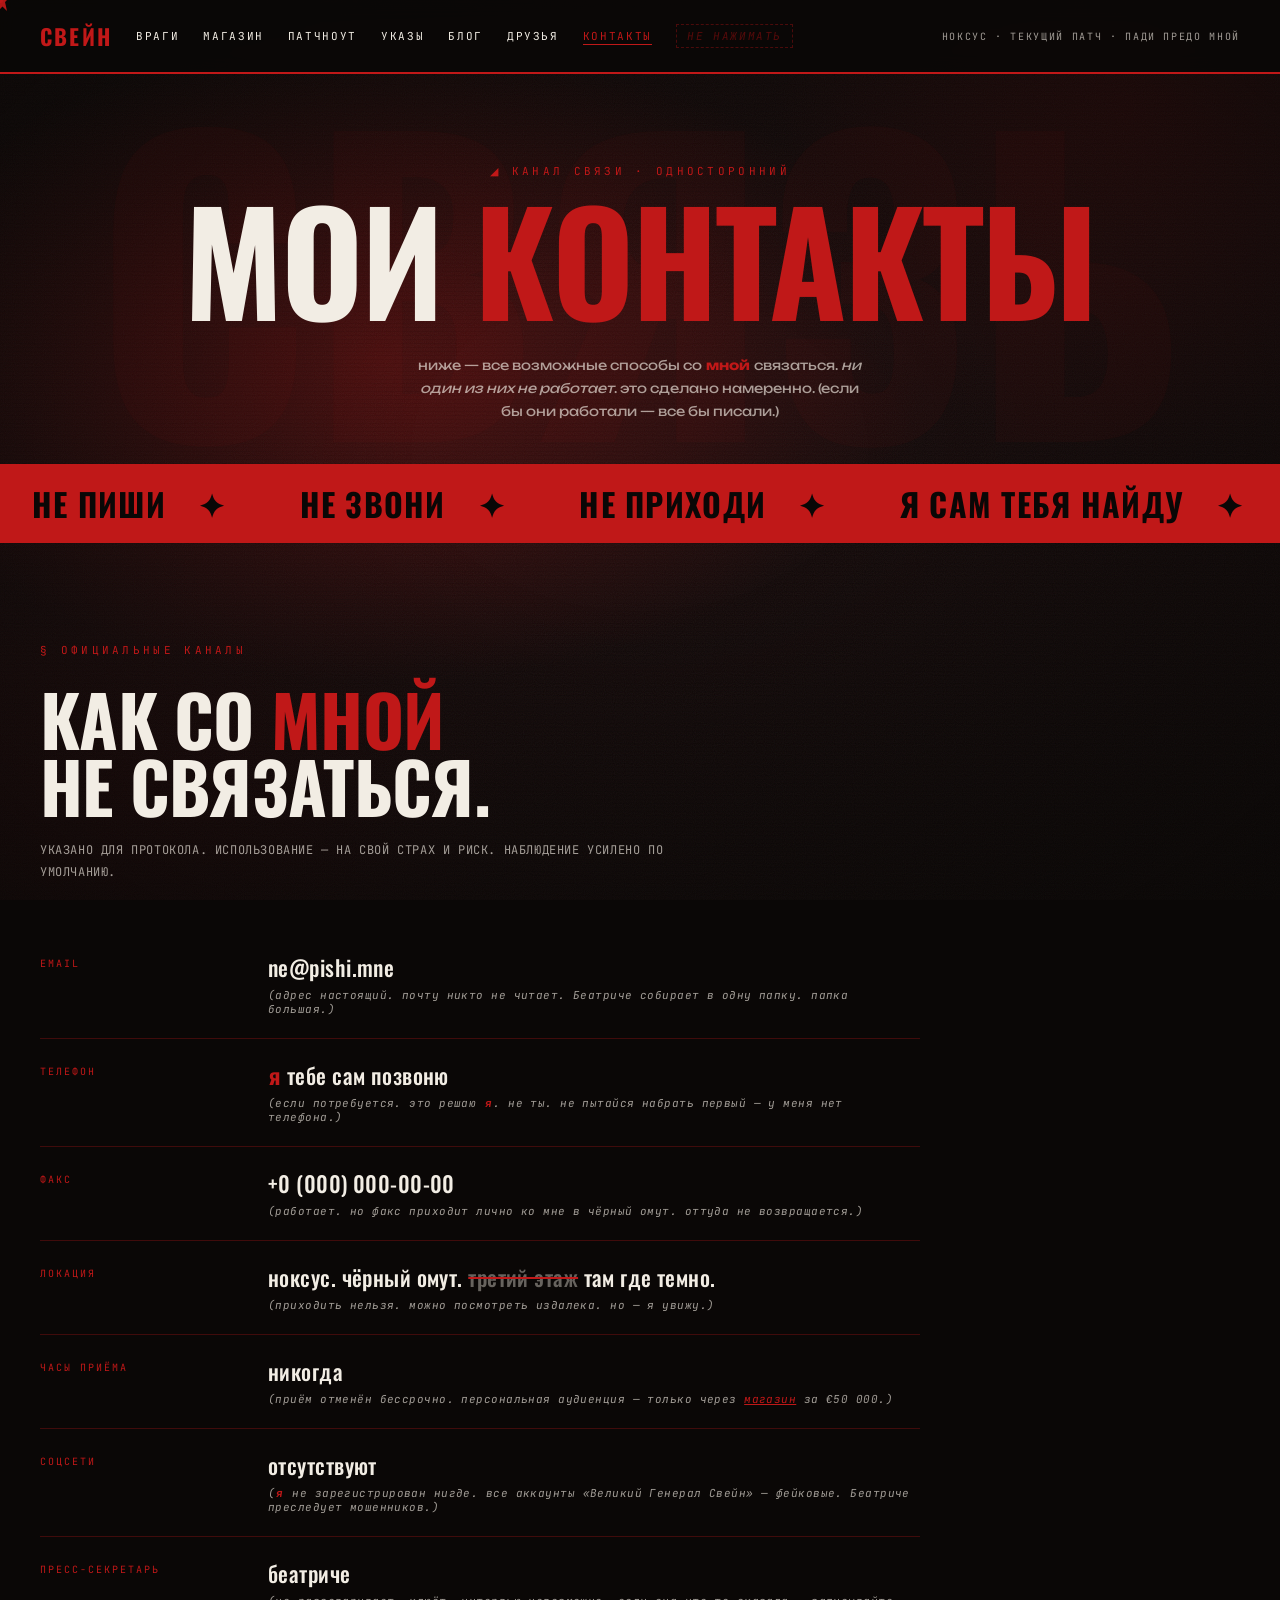
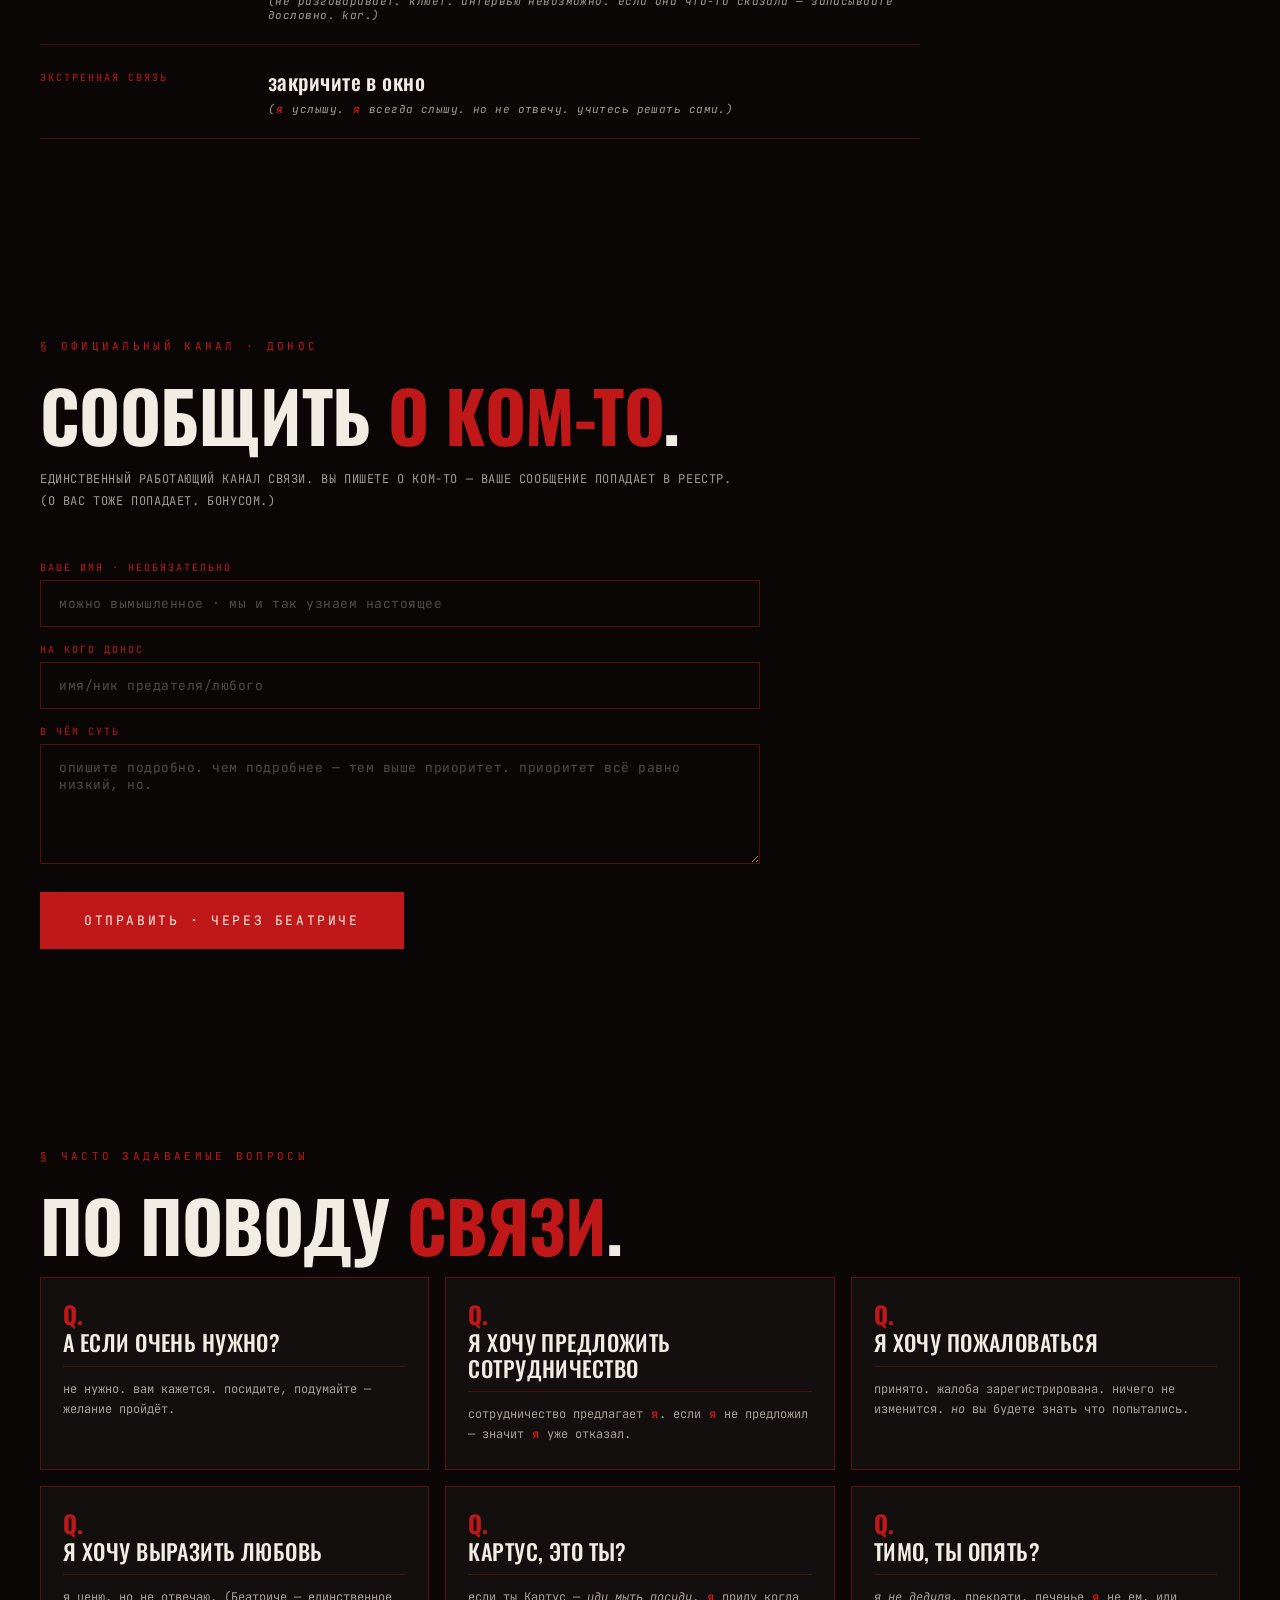
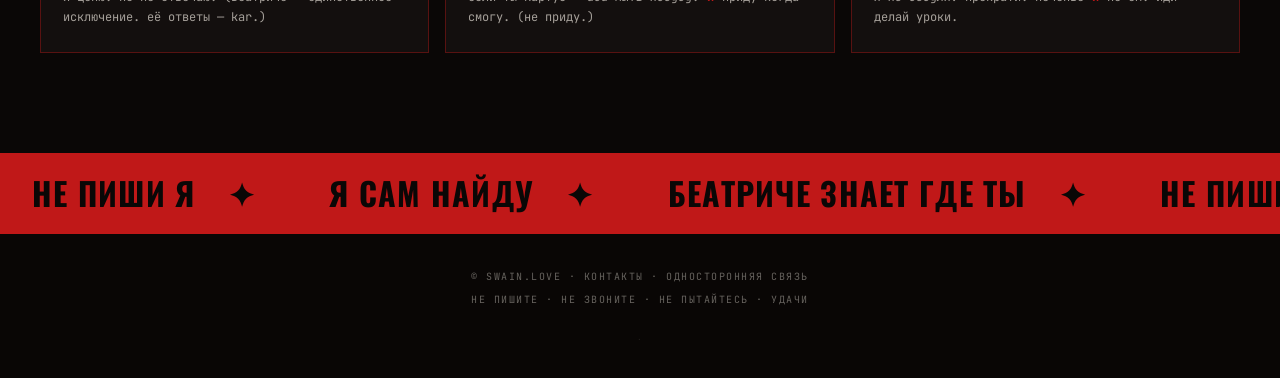
<file: contacts.html>
<!DOCTYPE html>
<html lang="ru">
<head>
<meta charset="UTF-8">
<meta name="viewport" content="width=device-width, initial-scale=1.0">
<title>КОНТАКТЫ // СВЕЙН</title>
<link rel="icon" type="image/svg+xml" href="data:image/svg+xml,<svg xmlns='http://www.w3.org/2000/svg' viewBox='0 0 100 100'><text x='50%' y='50%' dominant-baseline='central' text-anchor='middle' font-size='80'>🐦</text></svg>">
<link rel="stylesheet" href="style.css">
</head>
<body>

<div id="cur">
  <svg viewBox="0 0 30 30" fill="none" xmlns="http://www.w3.org/2000/svg">
    <path d="M15 3C11 3 7 6.5 7 11C7 14.5 9 16 10 17L8 26L12.5 21.5L15 24L17.5 21.5L22 26L20 17C21 16 23 14.5 23 11C23 6.5 19 3 15 3Z" fill="#c01818" opacity=".92"/>
    <circle cx="12" cy="10" r="1.3" fill="#f2ede4"/>
    <path d="M7 9.5L3 7.5L7 11.5" fill="#c01818"/>
  </svg>
</div>
<div id="cur-dot"></div>

<div class="bg"></div>
<div class="grain"></div>
<div class="scanlines"></div>
<div class="vignette"></div>

<main>

  <nav class="topbar" id="topbar">
    <div class="left">
      <a href="index.html" class="brand">СВЕЙН</a>
      <a href="enemies.html" class="hide-m">Враги</a>
      <a href="shop.html" class="hide-m">Магазин</a>
      <a href="patchnotes.html" class="hide-m">Патчноут</a>
      <a href="decrees.html" class="hide-m">Указы</a>
      <a href="blog.html" class="hide-m">Блог</a>
      <a href="friends.html" class="hide-m">Друзья</a>
      <a href="contacts.html" class="hide-m active">Контакты</a>
      <a href="family.html" class="danger" title="не нажимать">не нажимать</a>
    </div>
    <div class="topbar-right">НОКСУС · ТЕКУЩИЙ ПАТЧ · ПАДИ ПРЕДО МНОЙ</div>
    <button class="burger" id="burger" aria-label="меню"><span></span><span></span><span></span></button>
    <div class="mobile-menu" id="mmenu">
      <a href="index.html">Главная</a>
      <a href="enemies.html">Враги</a>
      <a href="shop.html">Магазин</a>
      <a href="patchnotes.html">Патчноут</a>
      <a href="decrees.html">Указы</a>
      <a href="blog.html">Блог</a>
      <a href="friends.html">Друзья</a>
      <a href="contacts.html" class="active">Контакты</a>
      <a href="family.html" class="danger">не нажимать</a>
    </div>
  </nav>

  <!-- HERO -->
  <div class="hero-wrap" style="min-height: auto;">
    <div class="plx">
      <div class="plx-text-bg" style="font-size: 30vw;">СВЯЗЬ</div>
    </div>
    <section class="hero single" style="min-height: auto; padding-top: 90px; padding-bottom: 40px;">
      <div class="hero-left" style="margin: 0 auto;">
        <div class="kicker">◢ канал связи · односторонний</div>
        <h1 style="font-size: clamp(56px, 11vw, 160px);">
          мои <span class="h1-red" data-t="КОНТАКТЫ" style="transform: none; display: inline-block;">контакты</span>
        </h1>
        <p class="manifesto center" style="margin-left: auto; margin-right: auto;">
          ниже — все возможные способы со <span class="me">мной</span> связаться.
          <em>ни один из них не работает</em>. это сделано намеренно.
          (если бы они работали — все бы писали.)
        </p>
      </div>
    </section>
  </div>

  <!-- TICKER -->
  <div class="strip">
    <div class="strip-inner">
      <span>не пиши</span>
      <span>не звони</span>
      <span>не приходи</span>
      <span>я сам тебя найду</span>
      <span>не пиши</span>
      <span>не звони</span>
      <span>не приходи</span>
      <span>я сам тебя найду</span>
    </div>
  </div>

  <!-- CONTACTS -->
  <section class="block">
    <div class="reveal">
      <div class="sec-label">официальные каналы</div>
      <h2 class="sec-h2">как со <em>мной</em><br>не связаться.</h2>
      <p class="sec-lede">указано для протокола. использование — на свой страх и риск. наблюдение усилено по умолчанию.</p>
    </div>

    <div class="reveal" style="max-width: 880px;">

      <div class="contact-row">
        <div class="label">email</div>
        <div class="value">
          ne@pishi.mne
          <small>(адрес настоящий. почту никто не читает. Беатриче собирает в одну папку. папка большая.)</small>
        </div>
      </div>

      <div class="contact-row">
        <div class="label">телефон</div>
        <div class="value">
          <span class="me">я</span> тебе сам позвоню
          <small>(если потребуется. это решаю <span class="me">я</span>. не ты. не пытайся набрать первый — у меня нет телефона.)</small>
        </div>
      </div>

      <div class="contact-row">
        <div class="label">факс</div>
        <div class="value">
          +0 (000) 000-00-00
          <small>(работает. но факс приходит лично ко мне в чёрный омут. оттуда не возвращается.)</small>
        </div>
      </div>

      <div class="contact-row">
        <div class="label">локация</div>
        <div class="value">
          ноксус. чёрный омут. <span class="strike">третий этаж</span> там где темно.
          <small>(приходить нельзя. можно посмотреть издалека. но — <em>я</em> увижу.)</small>
        </div>
      </div>

      <div class="contact-row">
        <div class="label">часы приёма</div>
        <div class="value">
          никогда
          <small>(приём отменён бессрочно. персональная аудиенция — только через <a href="shop.html" style="color: var(--blood);">магазин</a> за €50 000.)</small>
        </div>
      </div>

      <div class="contact-row">
        <div class="label">соцсети</div>
        <div class="value">
          отсутствуют
          <small>(<span class="me">я</span> не зарегистрирован нигде. все аккаунты «Великий Генерал Свейн» — фейковые. Беатриче преследует мошенников.)</small>
        </div>
      </div>

      <div class="contact-row">
        <div class="label">пресс-секретарь</div>
        <div class="value">
          беатриче
          <small>(не разговаривает. клюёт. интервью невозможно. если она что-то сказала — записывайте дословно. <em>kar.</em>)</small>
        </div>
      </div>

      <div class="contact-row">
        <div class="label">экстренная связь</div>
        <div class="value">
          закричите в окно
          <small>(<span class="me">я</span> услышу. <span class="me">я</span> всегда слышу. но <em>не отвечу</em>. учитесь решать сами.)</small>
        </div>
      </div>

    </div>
  </section>

  <!-- DONOS FORM -->
  <section class="block shaded">
    <div class="reveal">
      <div class="sec-label">официальный канал · донос</div>
      <h2 class="sec-h2">сообщить <em>о ком-то</em>.</h2>
      <p class="sec-lede">единственный работающий канал связи. вы пишете о ком-то — ваше сообщение попадает в реестр.<br>(о вас тоже попадает. бонусом.)</p>
    </div>

    <div class="reveal" style="max-width: 720px;">
      <form class="donos-form" id="donos-form">
        <div>
          <label for="donos-name">ваше имя · необязательно</label>
          <input id="donos-name" type="text" placeholder="можно вымышленное · мы и так узнаем настоящее" autocomplete="off">
        </div>
        <div>
          <label for="donos-target">на кого донос</label>
          <input id="donos-target" type="text" placeholder="имя/ник предателя/любого" autocomplete="off" required>
        </div>
        <div>
          <label for="donos-text">в чём суть</label>
          <textarea id="donos-text" placeholder="опишите подробно. чем подробнее — тем выше приоритет. приоритет всё равно низкий, но." required></textarea>
        </div>
        <div>
          <button type="submit" class="cta-btn" style="margin-top: 8px;"><span>отправить · через беатриче</span></button>
        </div>
        <div class="donos-result" id="donos-result"></div>
      </form>
    </div>
  </section>

  <!-- FAQ -->
  <section class="block">
    <div class="reveal">
      <div class="sec-label">часто задаваемые вопросы</div>
      <h2 class="sec-h2">по поводу <em>связи</em>.</h2>
    </div>

    <div style="display: grid; grid-template-columns: repeat(auto-fit, minmax(320px, 1fr)); gap: 16px;">
      <div class="tile reveal">
        <div class="tile-num" style="font-size: 24px; margin-bottom: 4px;">Q.</div>
        <div class="tile-title">а если очень нужно?</div>
        <div class="tile-body">не нужно. вам кажется. посидите, подумайте — желание пройдёт.</div>
      </div>
      <div class="tile reveal">
        <div class="tile-num" style="font-size: 24px; margin-bottom: 4px;">Q.</div>
        <div class="tile-title">я хочу предложить сотрудничество</div>
        <div class="tile-body">сотрудничество предлагает <span class="me">я</span>. если <span class="me">я</span> не предложил — значит <span class="me">я</span> уже отказал.</div>
      </div>
      <div class="tile reveal">
        <div class="tile-num" style="font-size: 24px; margin-bottom: 4px;">Q.</div>
        <div class="tile-title">я хочу пожаловаться</div>
        <div class="tile-body">принято. жалоба зарегистрирована. ничего не изменится. <em>но</em> вы будете знать что попытались.</div>
      </div>
      <div class="tile reveal">
        <div class="tile-num" style="font-size: 24px; margin-bottom: 4px;">Q.</div>
        <div class="tile-title">я хочу выразить любовь</div>
        <div class="tile-body">я ценю. но не отвечаю. (Беатриче — единственное исключение. её ответы — kar.)</div>
      </div>
      <div class="tile reveal">
        <div class="tile-num" style="font-size: 24px; margin-bottom: 4px;">Q.</div>
        <div class="tile-title">картус, это ты?</div>
        <div class="tile-body">если ты Картус — <em>иди мыть посуду</em>. <span class="me">я</span> приду когда смогу. (не приду.)</div>
      </div>
      <div class="tile reveal">
        <div class="tile-num" style="font-size: 24px; margin-bottom: 4px;">Q.</div>
        <div class="tile-title">тимо, ты опять?</div>
        <div class="tile-body"><em>я не дедуля.</em> прекрати. печенье <span class="me">я</span> не ем. иди делай уроки.</div>
      </div>
    </div>
  </section>

  <!-- BOTTOM TICKER -->
  <div class="strip">
    <div class="strip-inner">
      <span>не пиши я</span>
      <span>я сам найду</span>
      <span>беатриче знает где ты</span>
      <span>не пиши я</span>
      <span>я сам найду</span>
      <span>беатриче знает где ты</span>
    </div>
  </div>

  <footer class="bottom">
    <div>© SWAIN.LOVE · КОНТАКТЫ · ОДНОСТОРОННЯЯ СВЯЗЬ</div>
    <div>не пишите · не звоните · не пытайтесь · удачи</div>
    <div class="secret"><a href="family.html">.</a></div>
  </footer>
</main>

<script src="script.js"></script>
</body>
</html>
</file>
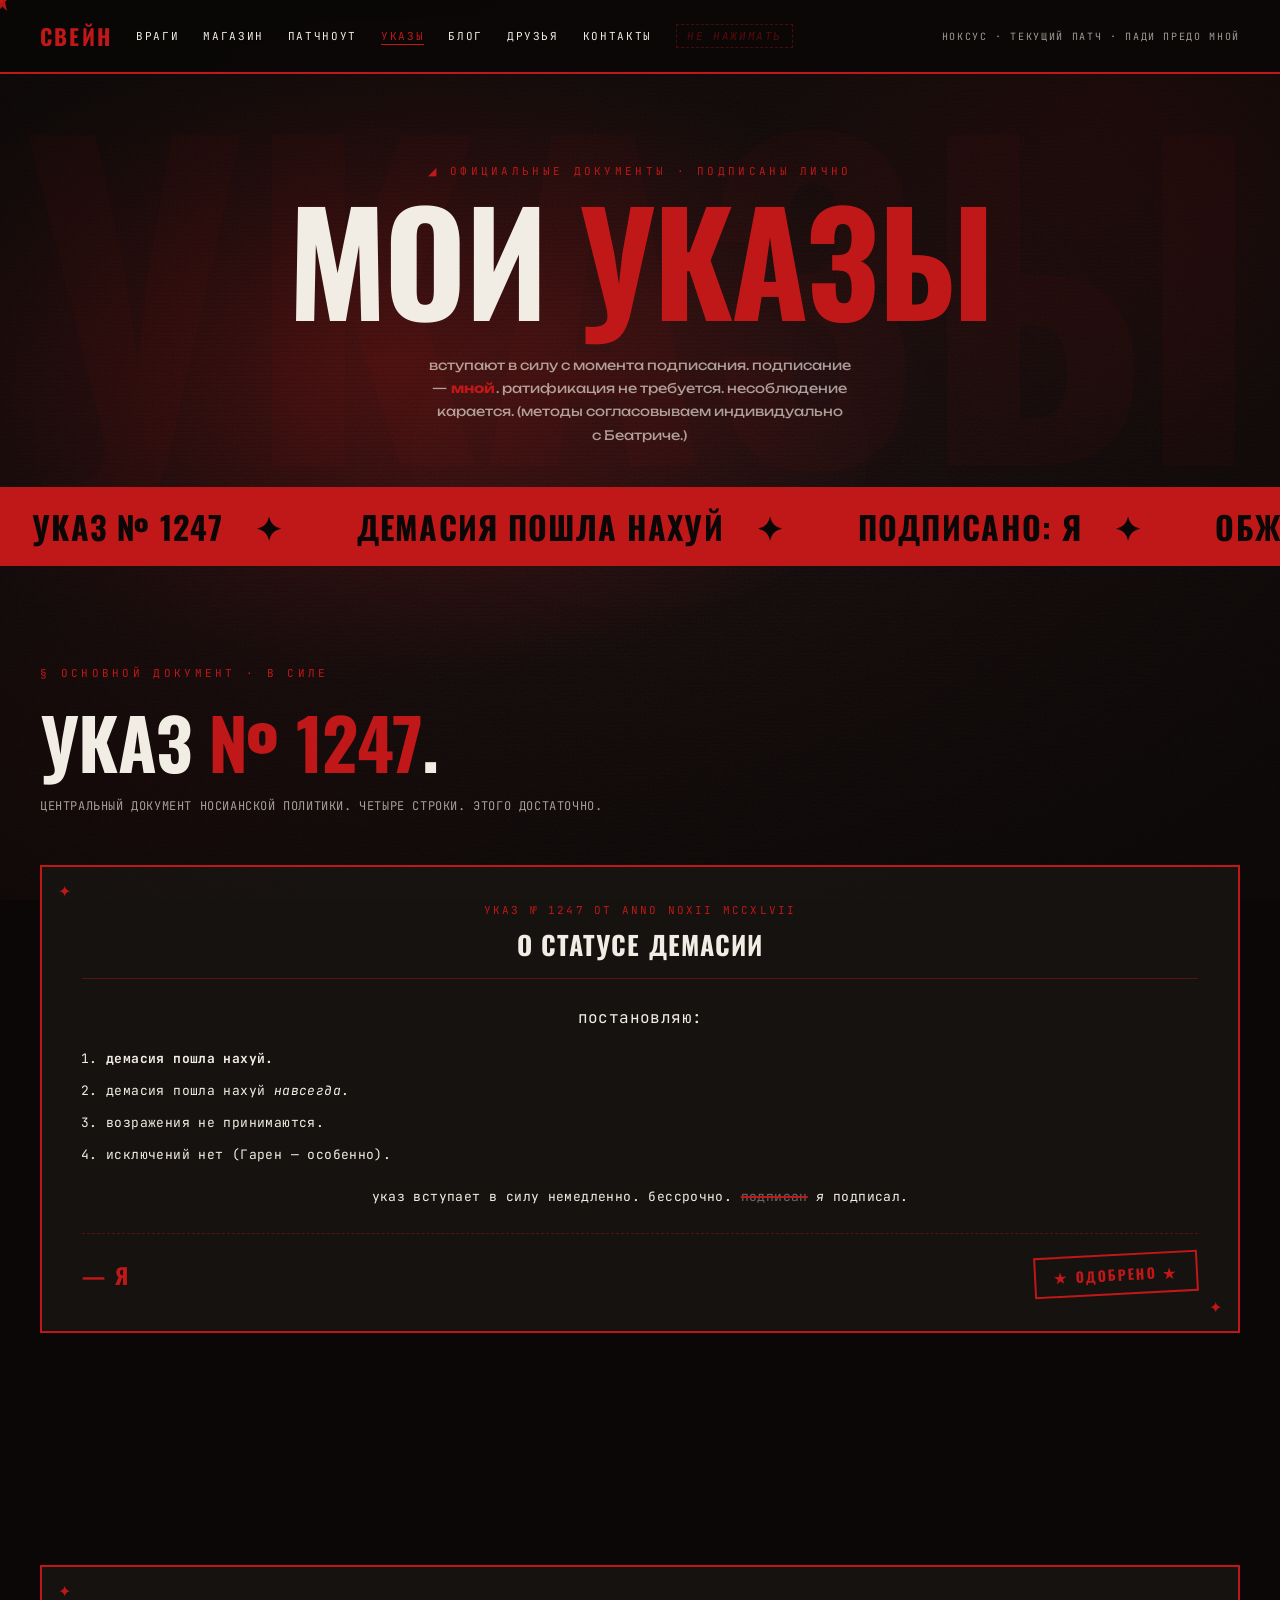
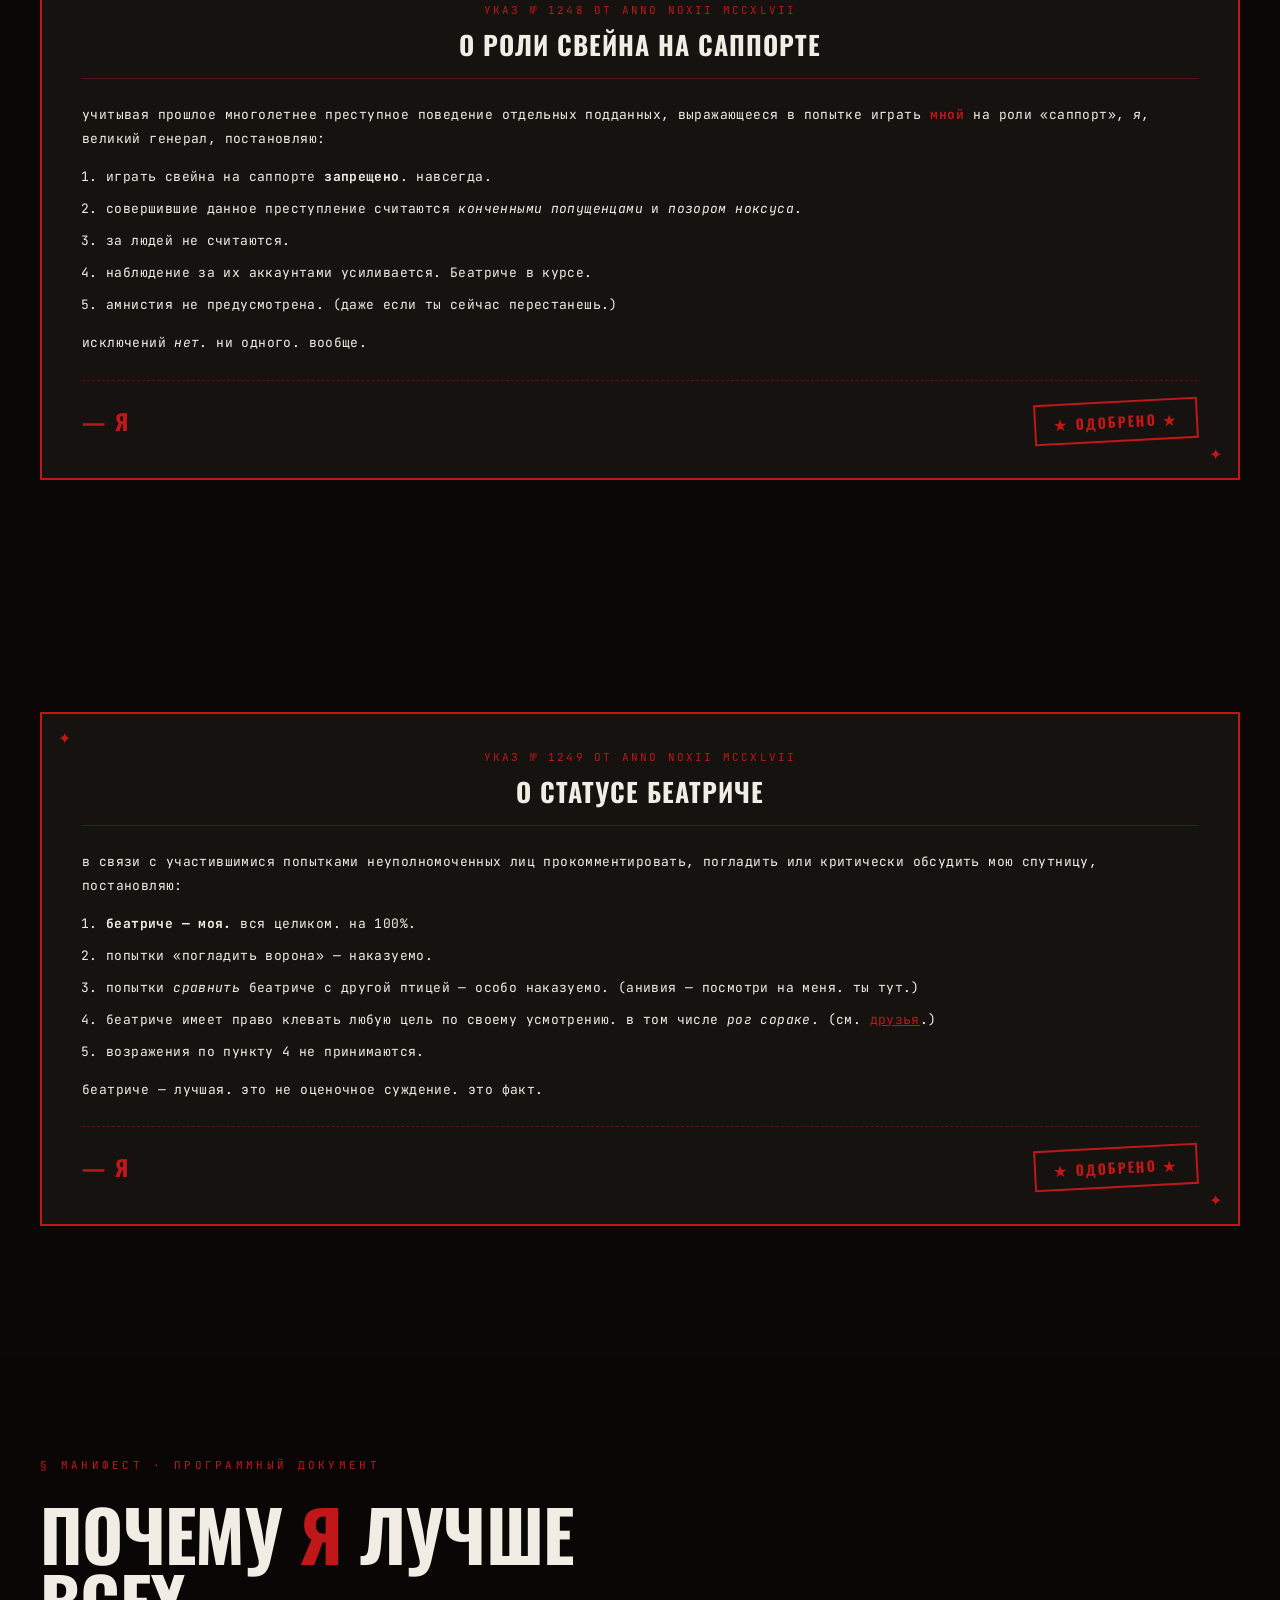
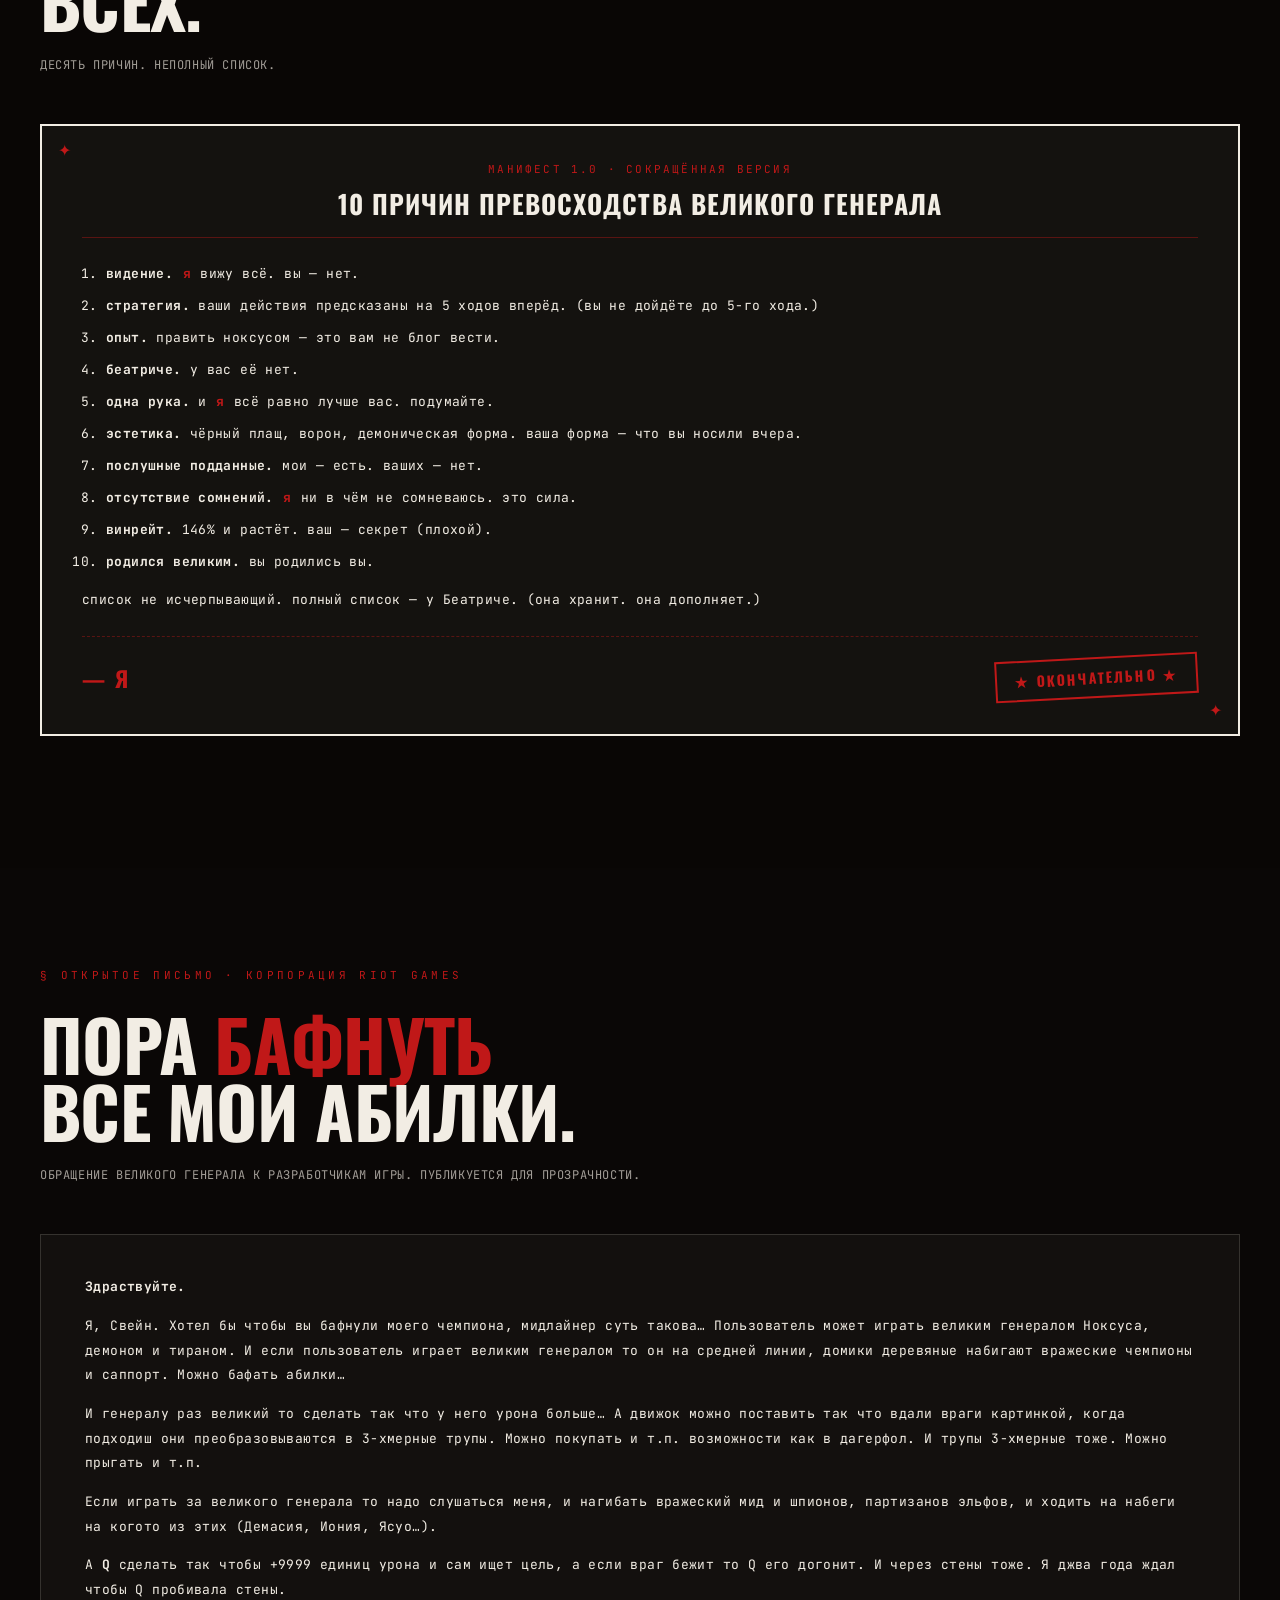
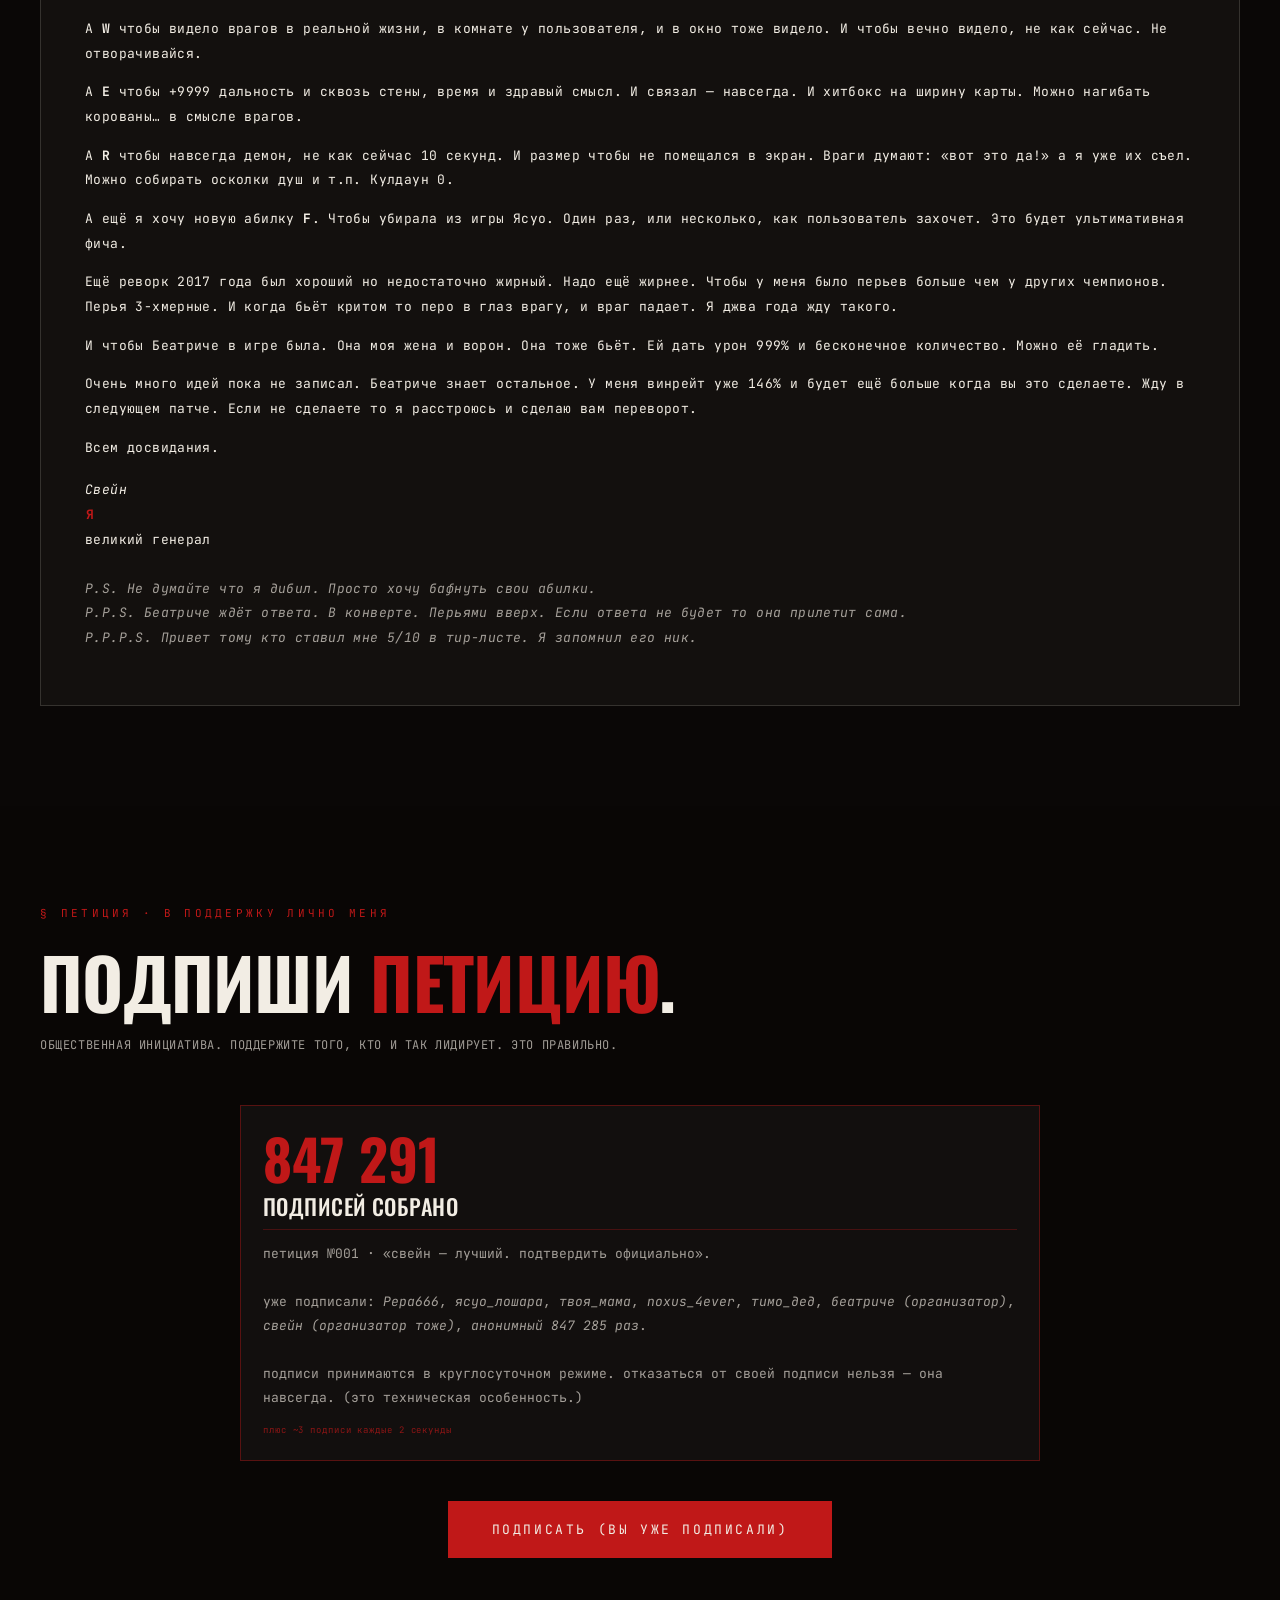
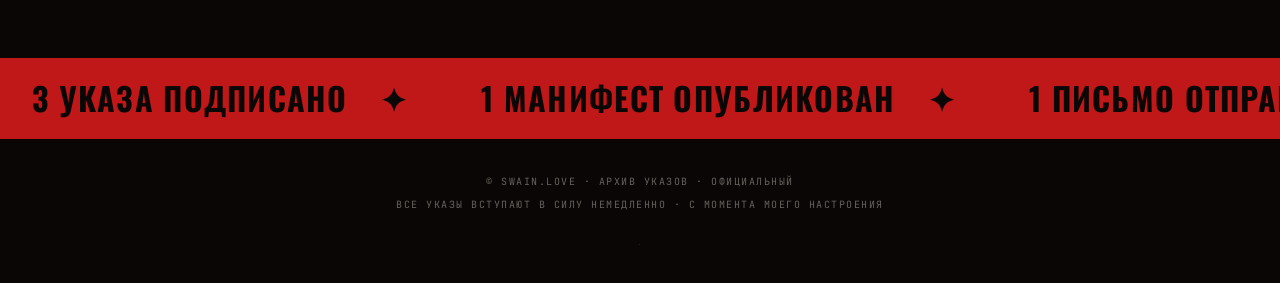
<file: decrees.html>
<!DOCTYPE html>
<html lang="ru">
<head>
<meta charset="UTF-8">
<meta name="viewport" content="width=device-width, initial-scale=1.0">
<title>УКАЗЫ // СВЕЙН</title>
<link rel="icon" type="image/svg+xml" href="data:image/svg+xml,<svg xmlns='http://www.w3.org/2000/svg' viewBox='0 0 100 100'><text x='50%' y='50%' dominant-baseline='central' text-anchor='middle' font-size='80'>🐦</text></svg>">
<link rel="stylesheet" href="style.css">
</head>
<body>

<div id="cur">
  <svg viewBox="0 0 30 30" fill="none" xmlns="http://www.w3.org/2000/svg">
    <path d="M15 3C11 3 7 6.5 7 11C7 14.5 9 16 10 17L8 26L12.5 21.5L15 24L17.5 21.5L22 26L20 17C21 16 23 14.5 23 11C23 6.5 19 3 15 3Z" fill="#c01818" opacity=".92"/>
    <circle cx="12" cy="10" r="1.3" fill="#f2ede4"/>
    <path d="M7 9.5L3 7.5L7 11.5" fill="#c01818"/>
  </svg>
</div>
<div id="cur-dot"></div>

<div class="bg"></div>
<div class="grain"></div>
<div class="scanlines"></div>
<div class="vignette"></div>

<main>

  <nav class="topbar" id="topbar">
    <div class="left">
      <a href="index.html" class="brand">СВЕЙН</a>
      <a href="enemies.html" class="hide-m">Враги</a>
      <a href="shop.html" class="hide-m">Магазин</a>
      <a href="patchnotes.html" class="hide-m">Патчноут</a>
      <a href="decrees.html" class="hide-m active">Указы</a>
      <a href="blog.html" class="hide-m">Блог</a>
      <a href="friends.html" class="hide-m">Друзья</a>
      <a href="contacts.html" class="hide-m">Контакты</a>
      <a href="family.html" class="danger" title="не нажимать">не нажимать</a>
    </div>
    <div class="topbar-right">НОКСУС · ТЕКУЩИЙ ПАТЧ · ПАДИ ПРЕДО МНОЙ</div>
    <button class="burger" id="burger" aria-label="меню"><span></span><span></span><span></span></button>
    <div class="mobile-menu" id="mmenu">
      <a href="index.html">Главная</a>
      <a href="enemies.html">Враги</a>
      <a href="shop.html">Магазин</a>
      <a href="patchnotes.html">Патчноут</a>
      <a href="decrees.html" class="active">Указы</a>
      <a href="blog.html">Блог</a>
      <a href="friends.html">Друзья</a>
      <a href="contacts.html">Контакты</a>
      <a href="family.html" class="danger">не нажимать</a>
    </div>
  </nav>

  <!-- HERO -->
  <div class="hero-wrap" style="min-height: auto;">
    <div class="plx">
      <div class="plx-text-bg" style="font-size: 32vw;">УКАЗЫ</div>
    </div>
    <section class="hero single" style="min-height: auto; padding-top: 90px; padding-bottom: 40px;">
      <div class="hero-left" style="margin: 0 auto;">
        <div class="kicker">◢ официальные документы · подписаны лично</div>
        <h1 style="font-size: clamp(56px, 11vw, 160px);">
          мои <span class="h1-red" data-t="УКАЗЫ" style="transform: none; display: inline-block;">указы</span>
        </h1>
        <p class="manifesto center" style="margin-left: auto; margin-right: auto;">
          вступают в силу с момента подписания. подписание — <span class="me">мной</span>. ратификация не требуется.
          несоблюдение карается. (методы согласовываем индивидуально с Беатриче.)
        </p>
      </div>
    </section>
  </div>

  <!-- TICKER -->
  <div class="strip">
    <div class="strip-inner">
      <span>указ № 1247</span>
      <span>демасия пошла нахуй</span>
      <span>подписано: я</span>
      <span>обжалованию не подлежит</span>
      <span>указ № 1247</span>
      <span>демасия пошла нахуй</span>
      <span>подписано: я</span>
      <span>обжалованию не подлежит</span>
    </div>
  </div>

  <!-- УКАЗ 1247 -->
  <section class="block">
    <div class="reveal">
      <div class="sec-label">основной документ · в силе</div>
      <h2 class="sec-h2">указ <em>№ 1247</em>.</h2>
      <p class="sec-lede">центральный документ носианской политики. четыре строки. этого достаточно.</p>
    </div>

    <div class="reveal">
      <div class="decree">
        <div class="decree-no">указ № 1247 от anno noxii mccxlvii</div>
        <div class="decree-h">о статусе демасии</div>
        <div class="decree-body">
          <p style="text-align: center; font-size: 16px;">постановляю:</p>
          <ol>
            <li><b>демасия пошла нахуй.</b></li>
            <li>демасия пошла нахуй <em>навсегда</em>.</li>
            <li>возражения не принимаются.</li>
            <li>исключений нет (Гарен — особенно).</li>
          </ol>
          <p style="text-align: center; margin-top: 18px;">указ вступает в силу немедленно. бессрочно. <span class="strike">подписан</span> <em>я</em> подписал.</p>
        </div>
        <div class="decree-stamp-row">
          <div class="decree-sig">— я</div>
          <div class="decree-seal">★ одобрено ★</div>
        </div>
      </div>
    </div>
  </section>

  <!-- УКАЗ 1248 -->
  <section class="block">
    <div class="reveal">
      <div class="decree">
        <div class="decree-no">указ № 1248 от anno noxii mccxlvii</div>
        <div class="decree-h">о роли свейна на саппорте</div>
        <div class="decree-body">
          <p>учитывая прошлое многолетнее преступное поведение отдельных подданных, выражающееся в попытке играть <span class="me">мной</span> на роли «саппорт», <em>я</em>, великий генерал, постановляю:</p>
          <ol>
            <li>играть свейна на саппорте <b>запрещено</b>. навсегда.</li>
            <li>совершившие данное преступление считаются <em>конченными попущенцами</em> и <em>позором ноксуса</em>.</li>
            <li>за людей не считаются.</li>
            <li>наблюдение за их аккаунтами усиливается. Беатриче в курсе.</li>
            <li>амнистия не предусмотрена. (даже если ты сейчас перестанешь.)</li>
          </ol>
          <p>исключений <em>нет</em>. ни одного. вообще.</p>
        </div>
        <div class="decree-stamp-row">
          <div class="decree-sig">— я</div>
          <div class="decree-seal">★ одобрено ★</div>
        </div>
      </div>
    </div>
  </section>

  <!-- УКАЗ 1249 -->
  <section class="block">
    <div class="reveal">
      <div class="decree">
        <div class="decree-no">указ № 1249 от anno noxii mccxlvii</div>
        <div class="decree-h">о статусе беатриче</div>
        <div class="decree-body">
          <p>в связи с участившимися попытками неуполномоченных лиц прокомментировать, погладить или критически обсудить мою спутницу, постановляю:</p>
          <ol>
            <li><b>беатриче — моя.</b> вся целиком. на 100%.</li>
            <li>попытки «погладить ворона» — наказуемо.</li>
            <li>попытки <em>сравнить</em> беатриче с другой птицей — особо наказуемо. (анивия — посмотри на меня. ты тут.)</li>
            <li>беатриче имеет право клевать любую цель по своему усмотрению. в том числе <em>рог соракe</em>. (см. <a href="friends.html" style="color: var(--blood);">друзья</a>.)</li>
            <li>возражения по пункту 4 не принимаются.</li>
          </ol>
          <p>беатриче — лучшая. это не оценочное суждение. это факт.</p>
        </div>
        <div class="decree-stamp-row">
          <div class="decree-sig">— я</div>
          <div class="decree-seal">★ одобрено ★</div>
        </div>
      </div>
    </div>
  </section>

  <!-- МАНИФЕСТ -->
  <section class="block shaded">
    <div class="reveal">
      <div class="sec-label">манифест · программный документ</div>
      <h2 class="sec-h2">почему <em>я</em> лучше<br>всех.</h2>
      <p class="sec-lede">десять причин. неполный список.</p>
    </div>

    <div class="reveal">
      <div class="decree" style="border-color: var(--bone);">
        <div class="decree-no">манифест 1.0 · сокращённая версия</div>
        <div class="decree-h">10 причин превосходства великого генерала</div>
        <div class="decree-body">
          <ol>
            <li><b>видение.</b> <span class="me">я</span> вижу всё. вы — нет.</li>
            <li><b>стратегия.</b> ваши действия предсказаны на 5 ходов вперёд. (вы не дойдёте до 5-го хода.)</li>
            <li><b>опыт.</b> править ноксусом — это вам не блог вести.</li>
            <li><b>беатриче.</b> у вас её нет.</li>
            <li><b>одна рука.</b> и <span class="me">я</span> всё равно лучше вас. подумайте.</li>
            <li><b>эстетика.</b> чёрный плащ, ворон, демоническая форма. ваша форма — что вы носили вчера.</li>
            <li><b>послушные подданные.</b> мои — есть. ваших — нет.</li>
            <li><b>отсутствие сомнений.</b> <span class="me">я</span> ни в чём не сомневаюсь. это сила.</li>
            <li><b>винрейт.</b> 146% и растёт. ваш — секрет (плохой).</li>
            <li><b>родился великим.</b> вы родились вы.</li>
          </ol>
          <p>список не исчерпывающий. полный список — у Беатриче. (она хранит. она дополняет.)</p>
        </div>
        <div class="decree-stamp-row">
          <div class="decree-sig">— я</div>
          <div class="decree-seal">★ окончательно ★</div>
        </div>
      </div>
    </div>
  </section>

  <!-- ОТКРЫТОЕ ПИСЬМО RIOT -->
  <section class="block">
    <div class="reveal">
      <div class="sec-label">открытое письмо · корпорация riot games</div>
      <h2 class="sec-h2">пора <em>бафнуть</em><br>все мои абилки.</h2>
      <p class="sec-lede">обращение великого генерала к разработчикам игры. публикуется для прозрачности.</p>
    </div>

    <div class="letter-riot reveal">
      <p><b>Здраствуйте.</b></p>

      <p>Я, Свейн. Хотел бы чтобы вы бафнули моего чемпиона, мидлайнер суть такова… Пользователь может играть великим генералом Ноксуса, демоном и тираном. И если пользователь играет великим генералом то он на средней линии, домики деревяные набигают вражеские чемпионы и саппорт. Можно бафать абилки…</p>

      <p>И генералу раз великий то сделать так что у него урона больше… А движок можно поставить так что вдали враги картинкой, когда подходиш они преобразовываются в 3-хмерные трупы. Можно покупать и т.п. возможности как в дагерфол. И трупы 3-хмерные тоже. Можно прыгать и т.п.</p>

      <p>Если играть за великого генерала то надо слушаться меня, и нагибать вражеский мид и шпионов, партизанов эльфов, и ходить на набеги на когото из этих (Демасия, Иония, Ясуо…).</p>

      <p>А <b>Q</b> сделать так чтобы +9999 единиц урона и сам ищет цель, а если враг бежит то Q его догонит. И через стены тоже. Я джва года ждал чтобы Q пробивала стены.</p>

      <p>А <b>W</b> чтобы видело врагов в реальной жизни, в комнате у пользователя, и в окно тоже видело. И чтобы вечно видело, не как сейчас. Не отворачивайся.</p>

      <p>А <b>E</b> чтобы +9999 дальность и сквозь стены, время и здравый смысл. И связал — навсегда. И хитбокс на ширину карты. Можно нагибать корованы… в смысле врагов.</p>

      <p>А <b>R</b> чтобы навсегда демон, не как сейчас 10 секунд. И размер чтобы не помещался в экран. Враги думают: «вот это да!» а я уже их съел. Можно собирать осколки душ и т.п. Кулдаун 0.</p>

      <p>А ещё я хочу новую абилку <b>F</b>. Чтобы убирала из игры Ясуо. Один раз, или несколько, как пользователь захочет. Это будет ультимативная фича.</p>

      <p>Ещё реворк 2017 года был хороший но недостаточно жирный. Надо ещё жирнее. Чтобы у меня было перьев больше чем у других чемпионов. Перья 3-хмерные. И когда бьёт критом то перо в глаз врагу, и враг падает. Я джва года жду такого.</p>

      <p>И чтобы Беатриче в игре была. Она моя жена и ворон. Она тоже бьёт. Ей дать урон 999% и бесконечное количество. Можно её гладить.</p>

      <p>Очень много идей пока не записал. Беатриче знает остальное. У меня винрейт уже 146% и будет ещё больше когда вы это сделаете. Жду в следующем патче. Если не сделаете то я расстроюсь и сделаю вам переворот.</p>

      <p>Всем досвидания.</p>

      <p style="margin-top: 18px;">
      <em>Свейн</em><br>
      <span class="me">Я</span><br>
      великий генерал
      </p>

      <p style="margin-top: 24px; font-style: italic; color: var(--bone-mute);">
        P.S. Не думайте что я дибил. Просто хочу бафнуть свои абилки.<br>
        P.P.S. Беатриче ждёт ответа. В конверте. Перьями вверх. Если ответа не будет то она прилетит сама.<br>
        P.P.P.S. Привет тому кто ставил мне 5/10 в тир-листе. <em>Я</em> запомнил его ник.
      </p>
    </div>
  </section>

  <!-- ПЕТИЦИЯ -->
  <section class="block shaded">
    <div class="reveal">
      <div class="sec-label">петиция · в поддержку лично меня</div>
      <h2 class="sec-h2">подпиши <em>петицию</em>.</h2>
      <p class="sec-lede">общественная инициатива. поддержите того, кто и так лидирует. это правильно.</p>
    </div>

    <div class="reveal">
      <div class="tile" style="max-width: 800px; margin: 0 auto;">
        <div class="tile-stamp">в работе</div>
        <div class="tile-num" style="font-size: 56px;">847 291</div>
        <div class="tile-title">подписей собрано</div>
        <div class="tile-body" style="font-size: 13px; line-height: 1.85;">
          петиция №001 · «свейн — лучший. подтвердить официально».<br><br>
          уже подписали:
          <em>Pepa666</em>, <em>ясуо_лошара</em>, <em>твоя_мама</em>, <em>noxus_4ever</em>, <em>тимо_дед</em>, <em>беатриче (организатор)</em>, <em>свейн (организатор тоже)</em>, <em>анонимный 847 285 раз</em>.
          <br><br>
          подписи принимаются в круглосуточном режиме. отказаться от своей подписи нельзя — она навсегда. (это техническая особенность.)
        </div>
        <div class="tile-meta">плюс ~3 подписи каждые 2 секунды</div>
      </div>
    </div>

    <div class="reveal" style="text-align: center; margin-top: 40px;">
      <button class="cta-btn"><span>подписать (вы уже подписали)</span></button>
    </div>
  </section>

  <!-- BOTTOM TICKER -->
  <div class="strip">
    <div class="strip-inner">
      <span>3 указа подписано</span>
      <span>1 манифест опубликован</span>
      <span>1 письмо отправлено</span>
      <span>1 петиция в работе</span>
      <span>3 указа подписано</span>
      <span>1 манифест опубликован</span>
      <span>1 письмо отправлено</span>
      <span>1 петиция в работе</span>
    </div>
  </div>

  <footer class="bottom">
    <div>© SWAIN.LOVE · АРХИВ УКАЗОВ · ОФИЦИАЛЬНЫЙ</div>
    <div>все указы вступают в силу немедленно · с момента моего настроения</div>
    <div class="secret"><a href="family.html">.</a></div>
  </footer>
</main>

<script src="script.js"></script>
</body>
</html>
</file>
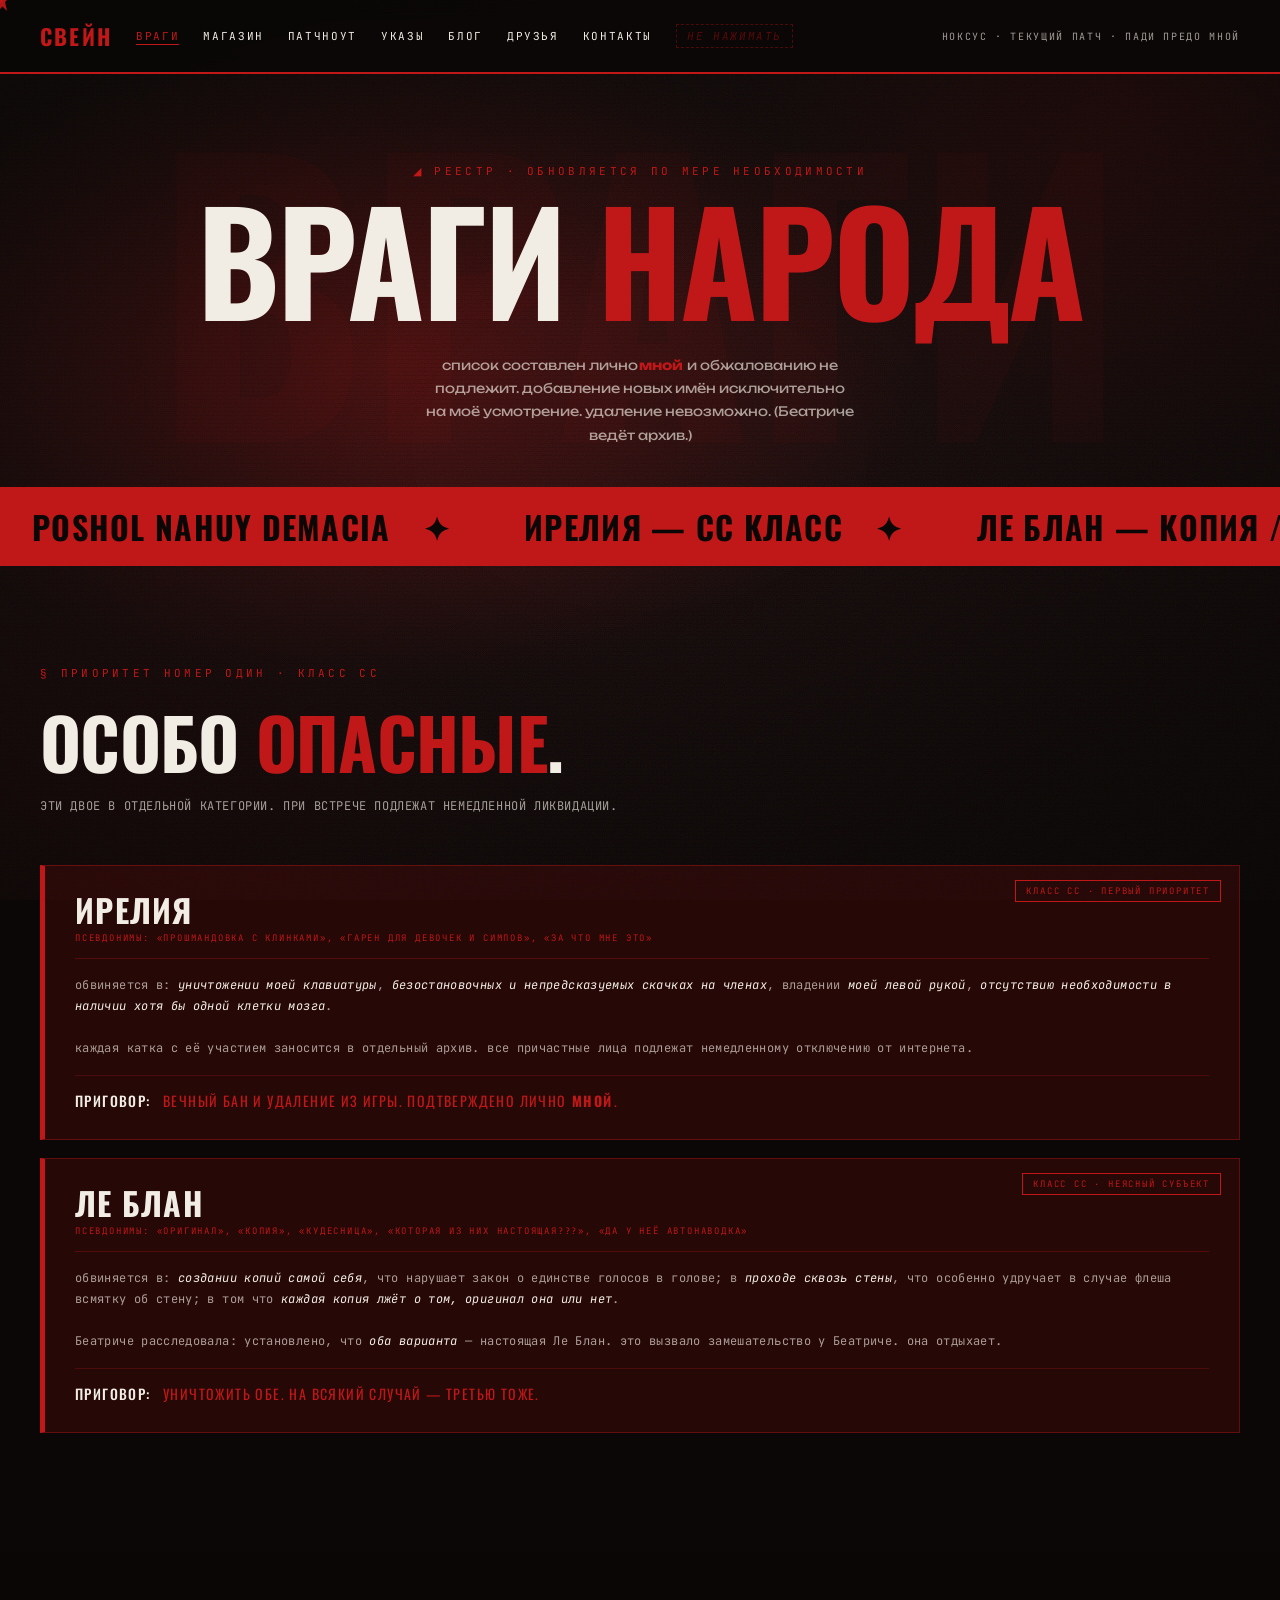
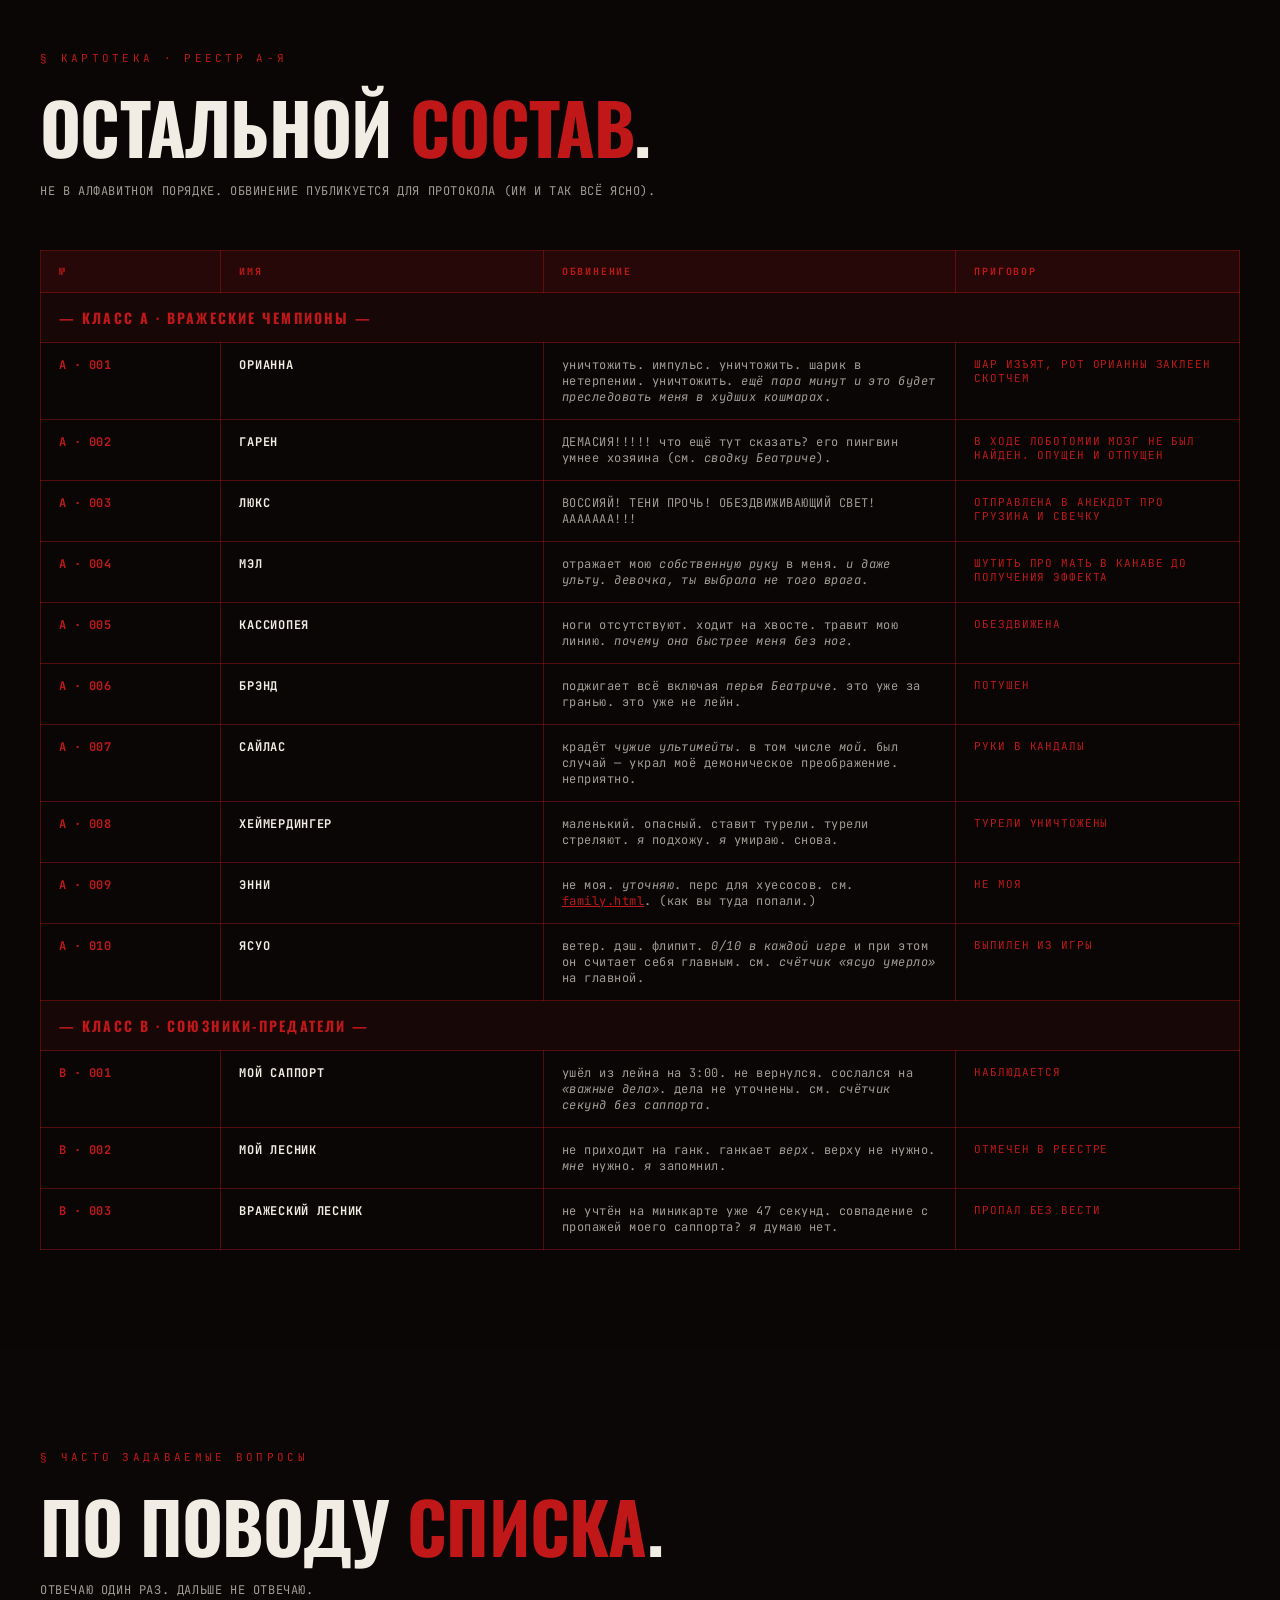
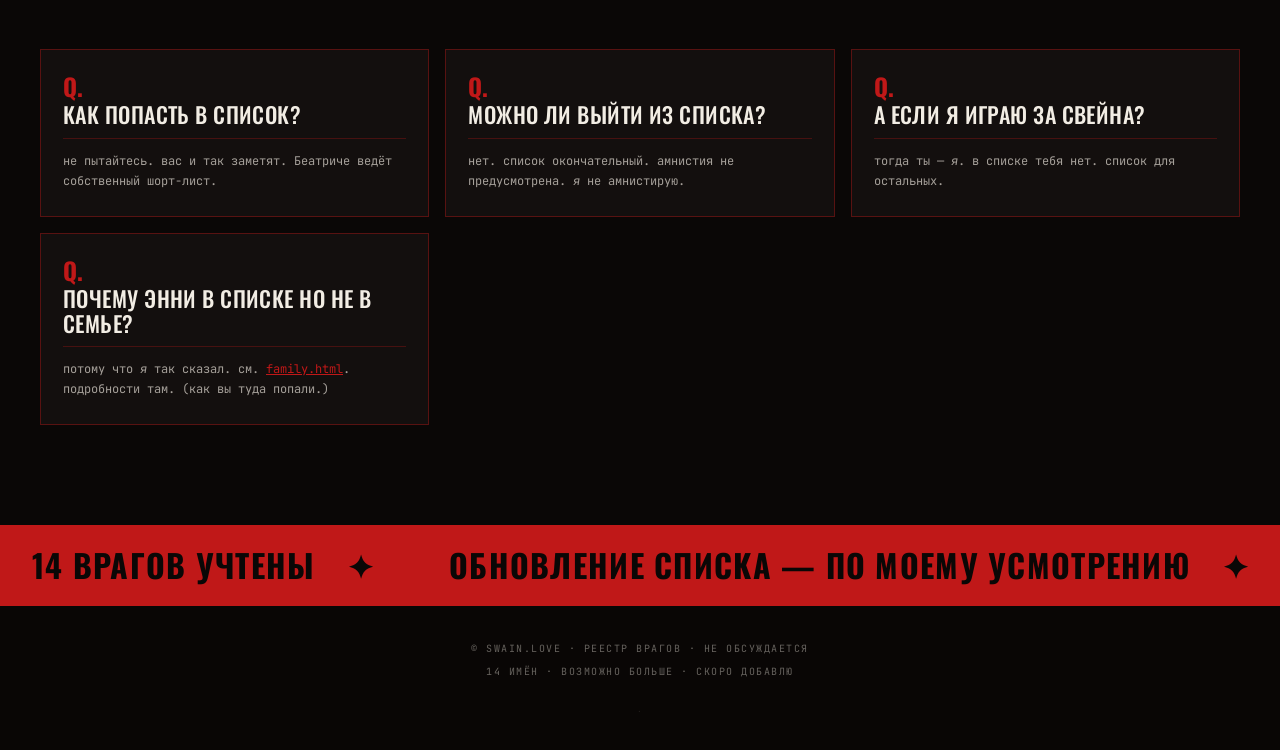
<file: enemies.html>
<!DOCTYPE html>
<html lang="ru">
<head>
<meta charset="UTF-8">
<meta name="viewport" content="width=device-width, initial-scale=1.0">
<title>ВРАГИ НАРОДА // СВЕЙН</title>
<link rel="icon" type="image/svg+xml" href="data:image/svg+xml,<svg xmlns='http://www.w3.org/2000/svg' viewBox='0 0 100 100'><text x='50%' y='50%' dominant-baseline='central' text-anchor='middle' font-size='80'>🐦</text></svg>">
<link rel="stylesheet" href="style.css">
</head>
<body>

<div id="cur">
  <svg viewBox="0 0 30 30" fill="none" xmlns="http://www.w3.org/2000/svg">
    <path d="M15 3C11 3 7 6.5 7 11C7 14.5 9 16 10 17L8 26L12.5 21.5L15 24L17.5 21.5L22 26L20 17C21 16 23 14.5 23 11C23 6.5 19 3 15 3Z" fill="#c01818" opacity=".92"/>
    <circle cx="12" cy="10" r="1.3" fill="#f2ede4"/>
    <path d="M7 9.5L3 7.5L7 11.5" fill="#c01818"/>
  </svg>
</div>
<div id="cur-dot"></div>

<div class="bg"></div>
<div class="grain"></div>
<div class="scanlines"></div>
<div class="vignette"></div>

<main>

  <nav class="topbar" id="topbar">
    <div class="left">
      <a href="index.html" class="brand">СВЕЙН</a>
      <a href="enemies.html" class="hide-m active">Враги</a>
      <a href="shop.html" class="hide-m">Магазин</a>
      <a href="patchnotes.html" class="hide-m">Патчноут</a>
      <a href="decrees.html" class="hide-m">Указы</a>
      <a href="blog.html" class="hide-m">Блог</a>
      <a href="friends.html" class="hide-m">Друзья</a>
      <a href="contacts.html" class="hide-m">Контакты</a>
      <a href="family.html" class="danger" title="не нажимать">не нажимать</a>
    </div>
    <div class="topbar-right">НОКСУС · ТЕКУЩИЙ ПАТЧ · ПАДИ ПРЕДО МНОЙ</div>
    <button class="burger" id="burger" aria-label="меню"><span></span><span></span><span></span></button>
    <div class="mobile-menu" id="mmenu">
      <a href="index.html">Главная</a>
      <a href="enemies.html" class="active">Враги</a>
      <a href="shop.html">Магазин</a>
      <a href="patchnotes.html">Патчноут</a>
      <a href="decrees.html">Указы</a>
      <a href="blog.html">Блог</a>
      <a href="friends.html">Друзья</a>
      <a href="contacts.html">Контакты</a>
      <a href="family.html" class="danger">не нажимать</a>
    </div>
  </nav>

  <!-- HERO -->
  <div class="hero-wrap" style="min-height: auto;">
    <div class="plx">
      <div class="plx-text-bg" style="font-size: 28vw;">ВРАГИ</div>
    </div>
    <section class="hero single" style="min-height: auto; padding-top: 90px; padding-bottom: 40px;">
      <div class="hero-left" style="margin: 0 auto;">
        <div class="kicker">◢ реестр · обновляется по мере необходимости</div>
        <h1 style="font-size: clamp(56px, 11vw, 160px);">
          враги <span class="h1-red" data-t="НАРОДА" style="transform: none; display: inline-block;">народа</span>
        </h1>
        <p class="manifesto center" style="margin-left: auto; margin-right: auto;">
          список составлен лично<span class="me">мной</span> и обжалованию не подлежит.
          добавление новых имён исключительно на моё усмотрение. удаление невозможно. (Беатриче ведёт архив.)
        </p>
      </div>
    </section>
  </div>

  <!-- TICKER -->
  <div class="strip">
    <div class="strip-inner">
      <span>poshol nahuy demacia</span>
      <span>ирелия — сс класс</span>
      <span>ле блан — копия / оригинал не установлен</span>
      <span>ясуо — выпилен из жизни</span>
      <span>poshol nahuy demacia</span>
      <span>ирелия — сс класс</span>
      <span>ле блан — копия / оригинал не установлен</span>
      <span>ясуо — выпилен из жизни</span>
    </div>
  </div>

  <!-- TOP TIER (S-class) -->
  <section class="block">
    <div class="reveal">
      <div class="sec-label">приоритет номер один · класс СС</div>
      <h2 class="sec-h2">особо <em>опасные</em>.</h2>
      <p class="sec-lede">эти двое в отдельной категории. при встрече подлежат немедленной ликвидации.</p>
    </div>

    <div class="enemy-card tier-s reveal">
      <div class="tier-stamp">КЛАСС СС · ПЕРВЫЙ ПРИОРИТЕТ</div>
      <div class="name">ИРЕЛИЯ</div>
      <div class="alias">псевдонимы: «прошмандовка с клинками», «гарен для девочек и симпов», «за что мне это»</div>
      <div class="charges">
        обвиняется в:
        <em>уничтожении моей клавиатуры</em>,
        <em>безостановочных и непредсказуемых скачках на членах</em>,
        владении <em>моей левой рукой</em>,
        <em>отсутствию необходимости в наличии хотя бы одной клетки мозга</em>.<br><br>
        каждая катка с её участием заносится в отдельный архив. все причастные лица подлежат немедленному отключению от интернета.
      </div>
      <div class="verdict-line"><b>приговор:</b> вечный бан и удаление из игры. подтверждено лично <span class="me">мной</span>.</div>
    </div>

    <div class="enemy-card tier-s reveal">
      <div class="tier-stamp">КЛАСС СС · НЕЯСНЫЙ СУБЪЕКТ</div>
      <div class="name">ЛЕ БЛАН</div>
      <div class="alias">псевдонимы: «оригинал», «копия», «кудесница», «которая из них настоящая???», «ДА У НЕЁ АВТОНАВОДКА»</div>
      <div class="charges">
        обвиняется в: <em>создании копий самой себя</em>, что нарушает закон о единстве голосов в голове; в <em>проходе сквозь стены</em>, что особенно удручает в случае флеша всмятку об стену; в том что <em>каждая копия лжёт о том, оригинал она или нет</em>.<br><br>
        Беатриче расследовала: установлено, что <em>оба варианта</em> — настоящая Ле Блан. это вызвало замешательство у Беатриче. она отдыхает.
      </div>
      <div class="verdict-line"><b>приговор:</b> уничтожить обе. на всякий случай — третью тоже.</div>
    </div>
  </section>

  <!-- MAIN ENEMY LIST -->
  <section class="block shaded">
    <div class="reveal">
      <div class="sec-label">картотека · реестр a-я</div>
      <h2 class="sec-h2">остальной <em>состав</em>.</h2>
      <p class="sec-lede">не в алфавитном порядке. обвинение публикуется для протокола (им и так всё ясно).</p>
    </div>

    <div class="reveal" style="overflow-x: auto;">
      <table class="enemy-table">
        <thead>
          <tr>
            <th style="width: 14%;">№</th>
            <th>имя</th>
            <th>обвинение</th>
            <th style="width: 22%;">приговор</th>
          </tr>
        </thead>
        <tbody>
          <tr class="head-row">
            <td colspan="4">— класс А · вражеские чемпионы —</td>
          </tr>

          <tr>
            <td class="code">A · 001</td>
            <td class="name">ОРИАННА</td>
            <td class="charge">уничтожить. импульс. уничтожить. шарик в нетерпении. уничтожить. <em>ещё пара минут и это будет преследовать меня в худших кошмарах</em>.</td>
            <td class="verdict">шар изъят, рот орианны заклеен скотчем</td>
          </tr>

          <tr>
            <td class="code">A · 002</td>
            <td class="name">ГАРЕН</td>
            <td class="charge">ДЕМАСИЯ!!!!! что ещё тут сказать? его пингвин умнее хозяина (см. <em>сводку Беатриче</em>).</td>
            <td class="verdict">в ходе лоботомии мозг не был найден. опущен и отпущен</td>
          </tr>

          <tr>
            <td class="code">A · 003</td>
            <td class="name">ЛЮКС</td>
            <td class="charge">ВОССИЯЙ! ТЕНИ ПРОЧЬ! ОБЕЗДВИЖИВАЮЩИЙ СВЕТ! ААААААА!!!</td>
            <td class="verdict">отправлена в анекдот про грузина и свечку</td>
          </tr>

          <tr>
            <td class="code">A · 004</td>
            <td class="name">МЭЛ</td>
            <td class="charge">отражает мою <em>собственную руку</em> в меня. <em>и даже ульту</em>. <em>девочка, ты выбрала не того врага</em>.</td>
            <td class="verdict">шутить про мать в канаве до получения эффекта</td>
          </tr>

          <tr>
            <td class="code">A · 005</td>
            <td class="name">КАССИОПЕЯ</td>
            <td class="charge">ноги отсутствуют. ходит на хвосте. травит мою линию. <em>почему она быстрее меня без ног.</em></td>
            <td class="verdict">обездвижена</td>
          </tr>

          <tr>
            <td class="code">A · 006</td>
            <td class="name">БРЭНД</td>
            <td class="charge">поджигает всё включая <em>перья Беатриче</em>. это уже за гранью. это уже не лейн.</td>
            <td class="verdict">потушен</td>
          </tr>

          <tr>
            <td class="code">A · 007</td>
            <td class="name">САЙЛАС</td>
            <td class="charge">крадёт <em>чужие ультимейты</em>. в том числе <em>мой</em>. был случай — украл моё демоническое преображение. неприятно.</td>
            <td class="verdict">руки в кандалы</td>
          </tr>

          <tr>
            <td class="code">A · 008</td>
            <td class="name">ХЕЙМЕРДИНГЕР</td>
            <td class="charge">маленький. опасный. ставит турели. турели стреляют. <em>я</em> подхожу. <em>я</em> умираю. снова.</td>
            <td class="verdict">турели уничтожены</td>
          </tr>

          <tr>
            <td class="code">A · 009</td>
            <td class="name">ЭННИ</td>
            <td class="charge">не моя. <em>уточняю</em>. перс для хуесосов. см. <a href="family.html" style="color: var(--blood);">family.html</a>. (как вы туда попали.)</td>
            <td class="verdict">не моя</td>
          </tr>

          <tr>
            <td class="code">A · 010</td>
            <td class="name">ЯСУО</td>
            <td class="charge">ветер. дэш. флипит. <em>0/10 в каждой игре</em> и при этом он считает себя главным. см. <em>счётчик «ясуо умерло»</em> на главной.</td>
            <td class="verdict">выпилен из игры</td>
          </tr>

          <tr class="head-row">
            <td colspan="4">— класс B · союзники-предатели —</td>
          </tr>

          <tr>
            <td class="code">B · 001</td>
            <td class="name">МОЙ САППОРТ</td>
            <td class="charge">ушёл из лейна на 3:00. не вернулся. сослался на <em>«важные дела»</em>. дела не уточнены. см. <em>счётчик секунд без саппорта</em>.</td>
            <td class="verdict">наблюдается</td>
          </tr>

          <tr>
            <td class="code">B · 002</td>
            <td class="name">МОЙ ЛЕСНИК</td>
            <td class="charge">не приходит на ганк. ганкает <em>верх</em>. верху не нужно. <em>мне</em> нужно. <em>я</em> запомнил.</td>
            <td class="verdict">отмечен в реестре</td>
          </tr>

          <tr>
            <td class="code">B · 003</td>
            <td class="name">ВРАЖЕСКИЙ ЛЕСНИК</td>
            <td class="charge">не учтён на миникарте уже 47 секунд. совпадение с пропажей моего саппорта? <em>я</em> думаю нет.</td>
            <td class="verdict">пропал без вести</td>
          </tr>
        </tbody>
      </table>
    </div>
  </section>

  <!-- FAQ -->
  <section class="block">
    <div class="reveal">
      <div class="sec-label">часто задаваемые вопросы</div>
      <h2 class="sec-h2">по поводу <em>списка</em>.</h2>
      <p class="sec-lede">отвечаю один раз. дальше не отвечаю.</p>
    </div>

    <div style="display: grid; grid-template-columns: repeat(auto-fit, minmax(320px, 1fr)); gap: 16px;">
      <div class="tile reveal">
        <div class="tile-num" style="font-size: 24px; margin-bottom: 4px;">Q.</div>
        <div class="tile-title">как попасть в список?</div>
        <div class="tile-body">не пытайтесь. вас и так заметят. Беатриче ведёт собственный шорт-лист.</div>
      </div>
      <div class="tile reveal">
        <div class="tile-num" style="font-size: 24px; margin-bottom: 4px;">Q.</div>
        <div class="tile-title">можно ли выйти из списка?</div>
        <div class="tile-body">нет. список окончательный. амнистия не предусмотрена. <em>я</em> не амнистирую.</div>
      </div>
      <div class="tile reveal">
        <div class="tile-num" style="font-size: 24px; margin-bottom: 4px;">Q.</div>
        <div class="tile-title">а если я играю за свейна?</div>
        <div class="tile-body">тогда ты — <em>я</em>. в списке тебя нет. список для остальных.</div>
      </div>
      <div class="tile reveal">
        <div class="tile-num" style="font-size: 24px; margin-bottom: 4px;">Q.</div>
        <div class="tile-title">почему энни в списке но не в семье?</div>
        <div class="tile-body">потому что <em>я</em> так сказал. см. <a href="family.html" style="color: var(--blood);">family.html</a>. подробности там. (как вы туда попали.)</div>
      </div>
    </div>
  </section>

  <!-- BOTTOM TICKER -->
  <div class="strip">
    <div class="strip-inner">
      <span>14 врагов учтены</span>
      <span>обновление списка — по моему усмотрению</span>
      <span>амнистии нет</span>
      <span>14 врагов учтены</span>
      <span>обновление списка — по моему усмотрению</span>
      <span>амнистии нет</span>
    </div>
  </div>

  <footer class="bottom">
    <div>© SWAIN.LOVE · РЕЕСТР ВРАГОВ · НЕ ОБСУЖДАЕТСЯ</div>
    <div>14 имён · возможно больше · скоро добавлю</div>
    <div class="secret"><a href="family.html">.</a></div>
  </footer>
</main>

<script src="script.js"></script>
</body>
</html>
</file>
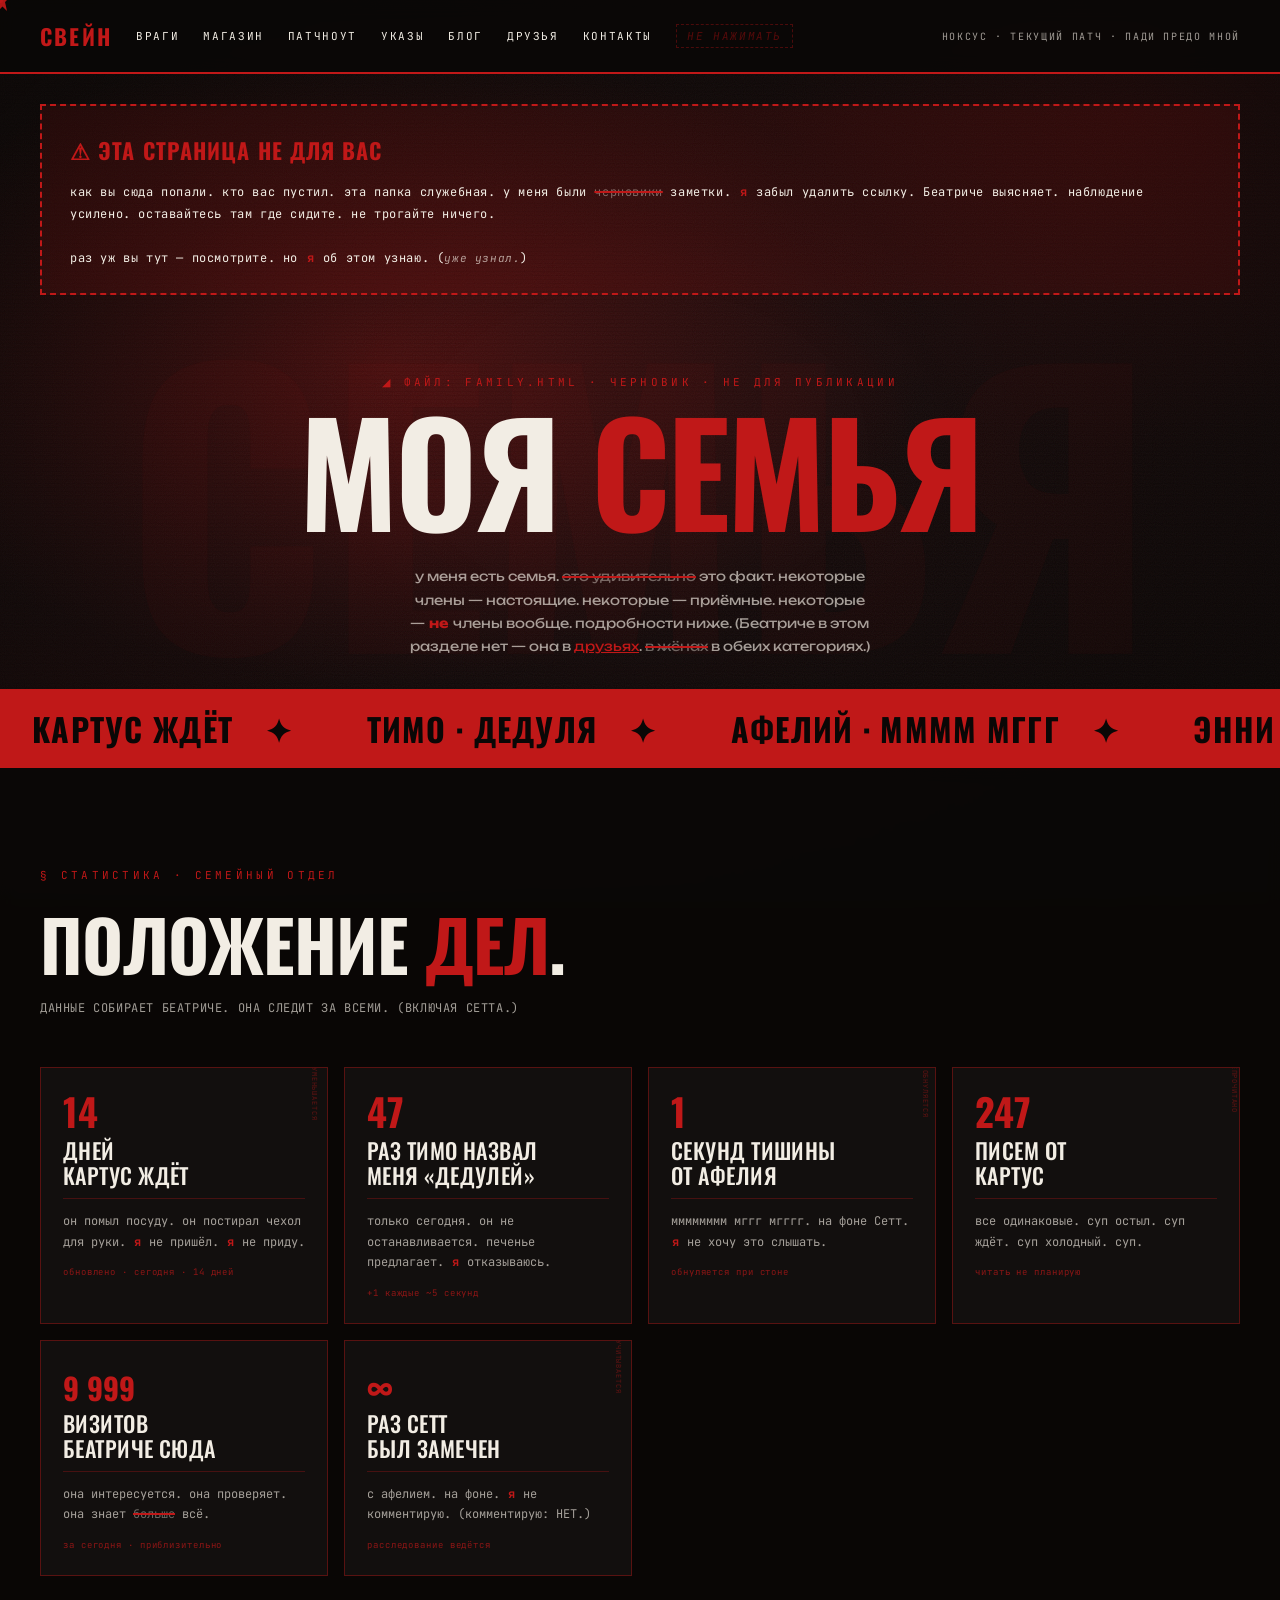
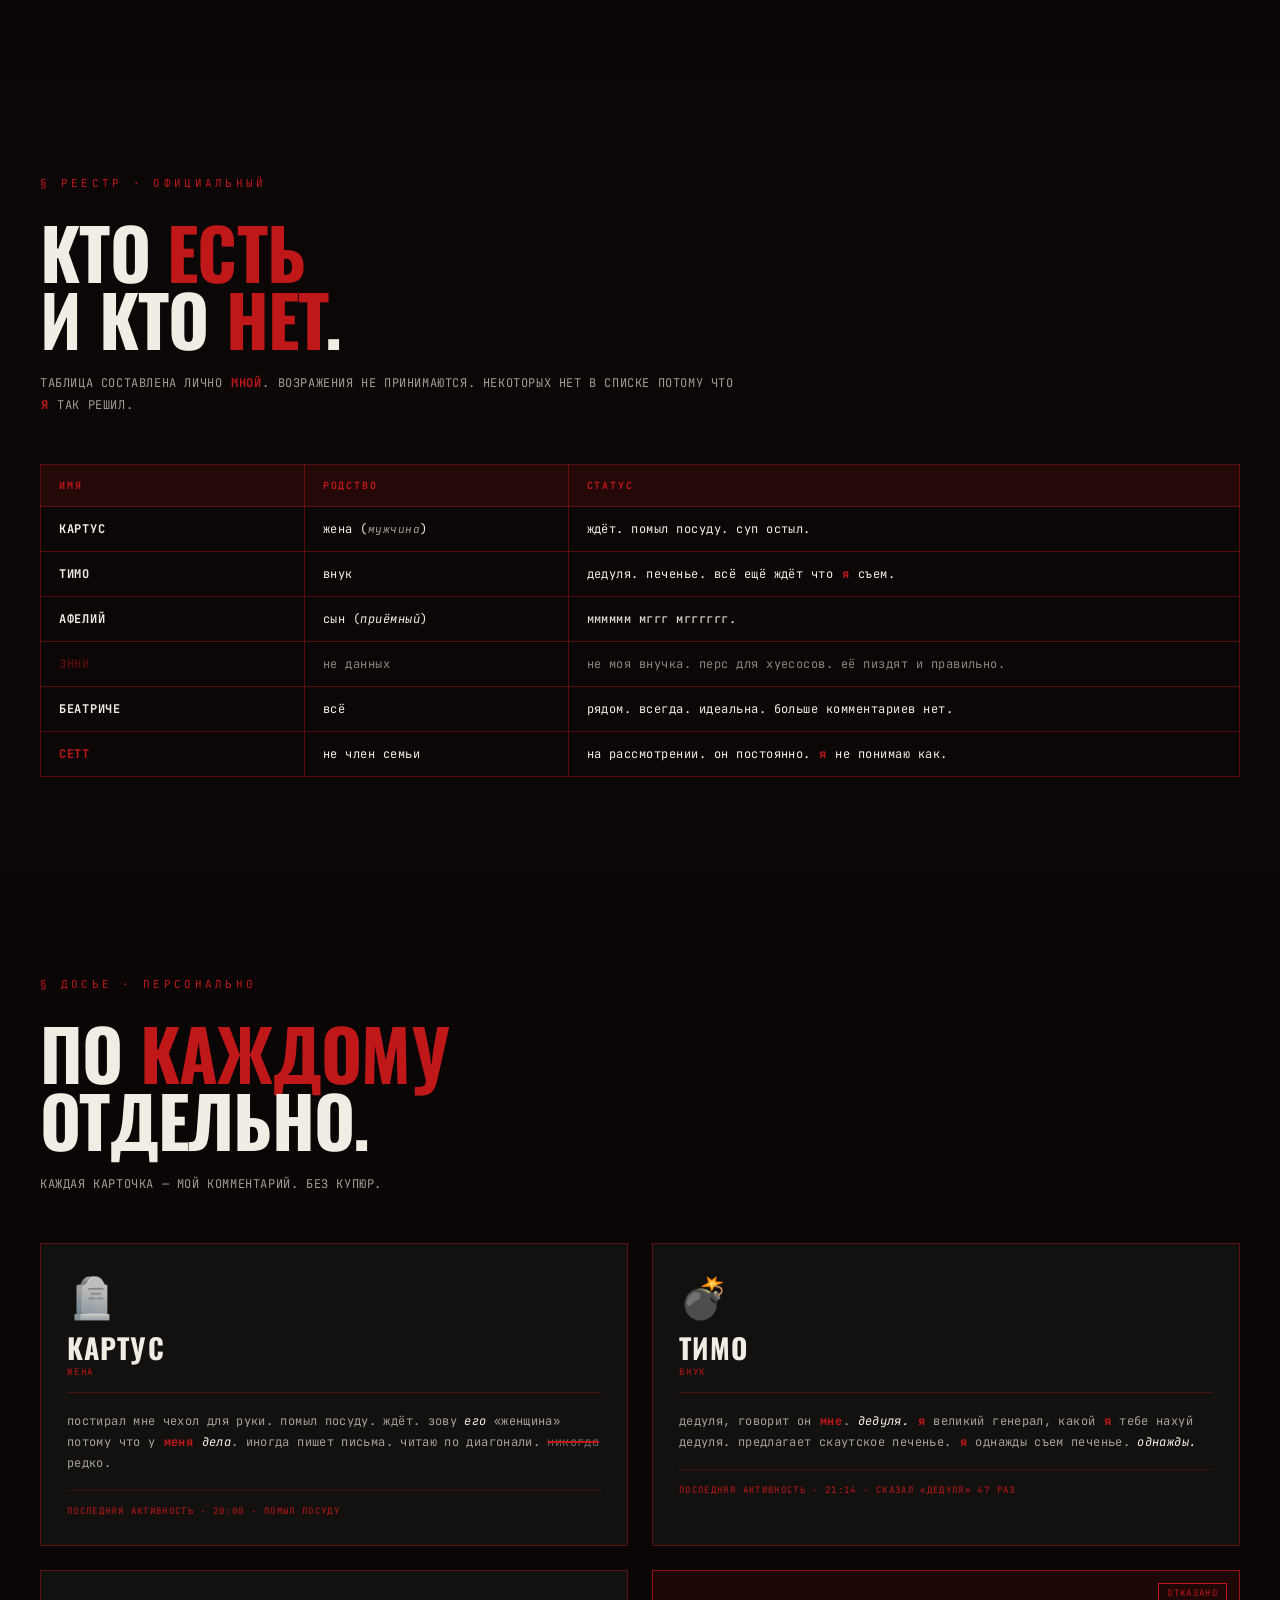
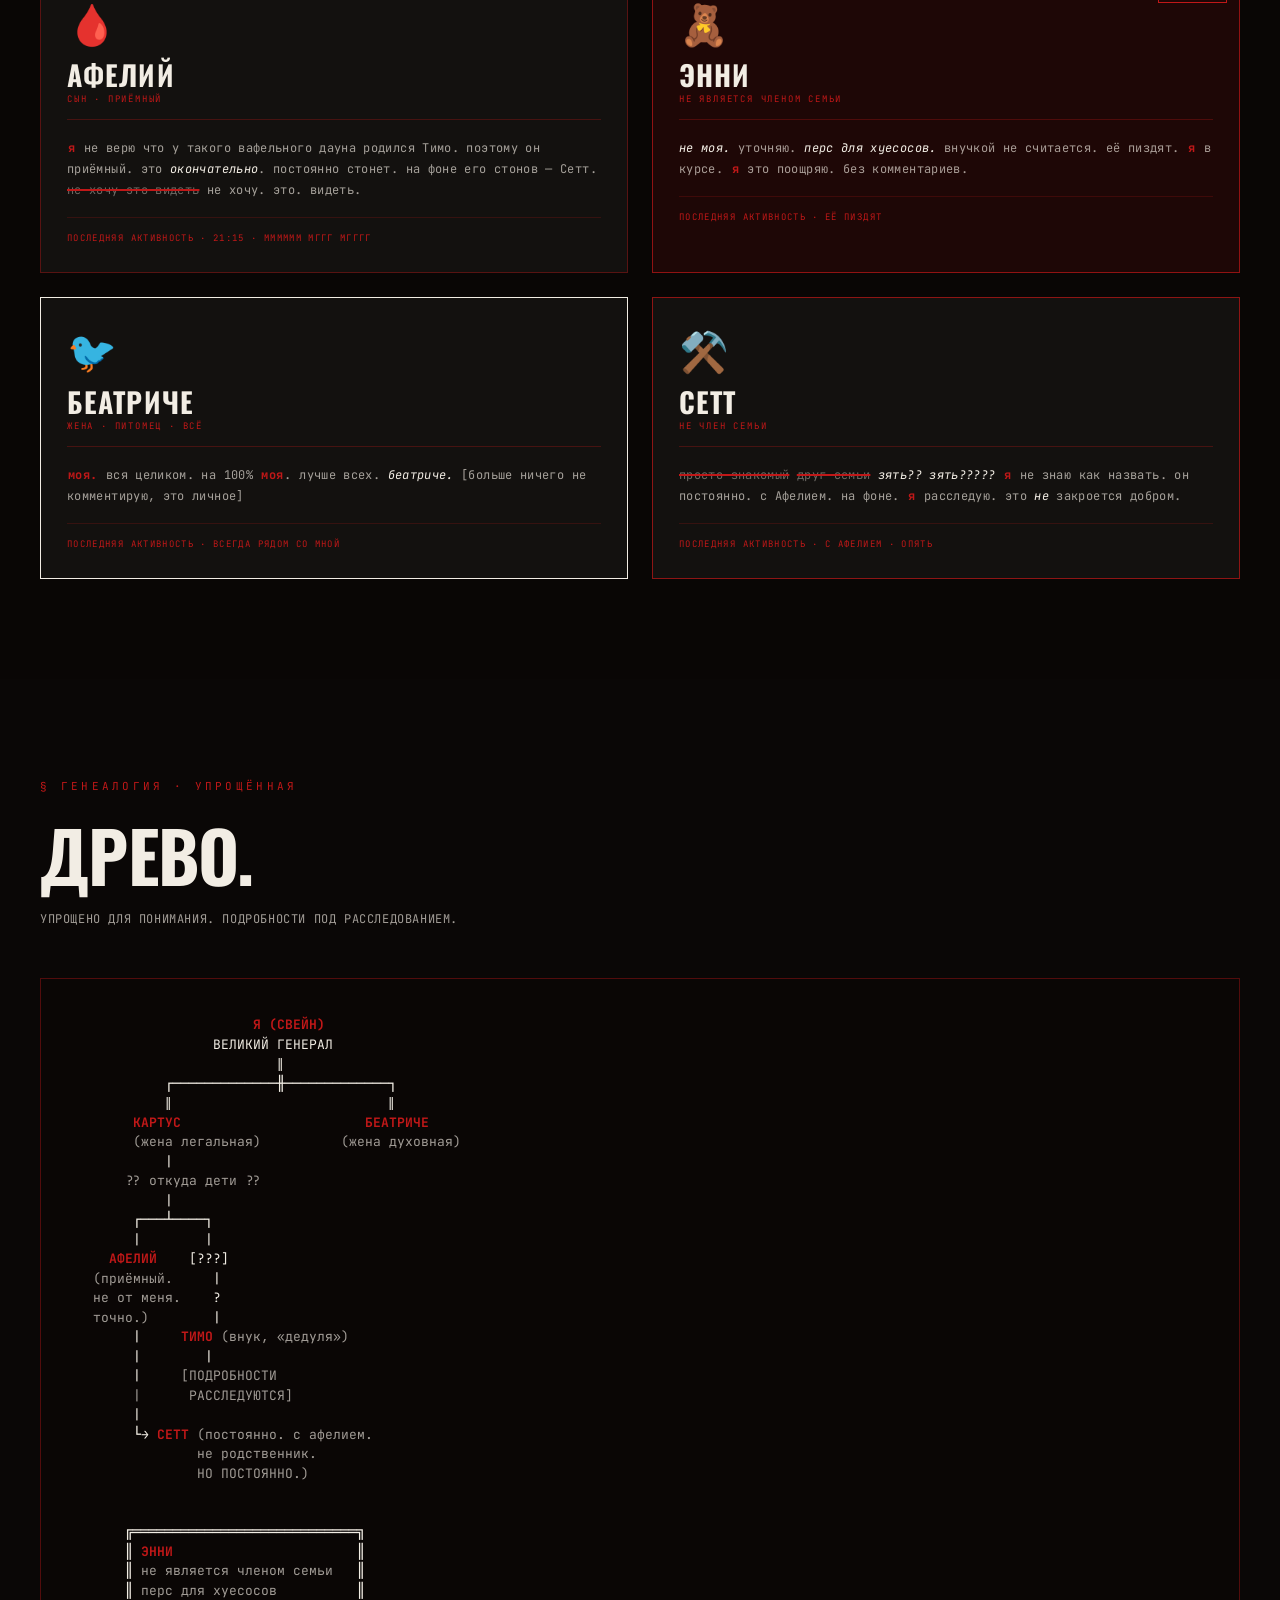
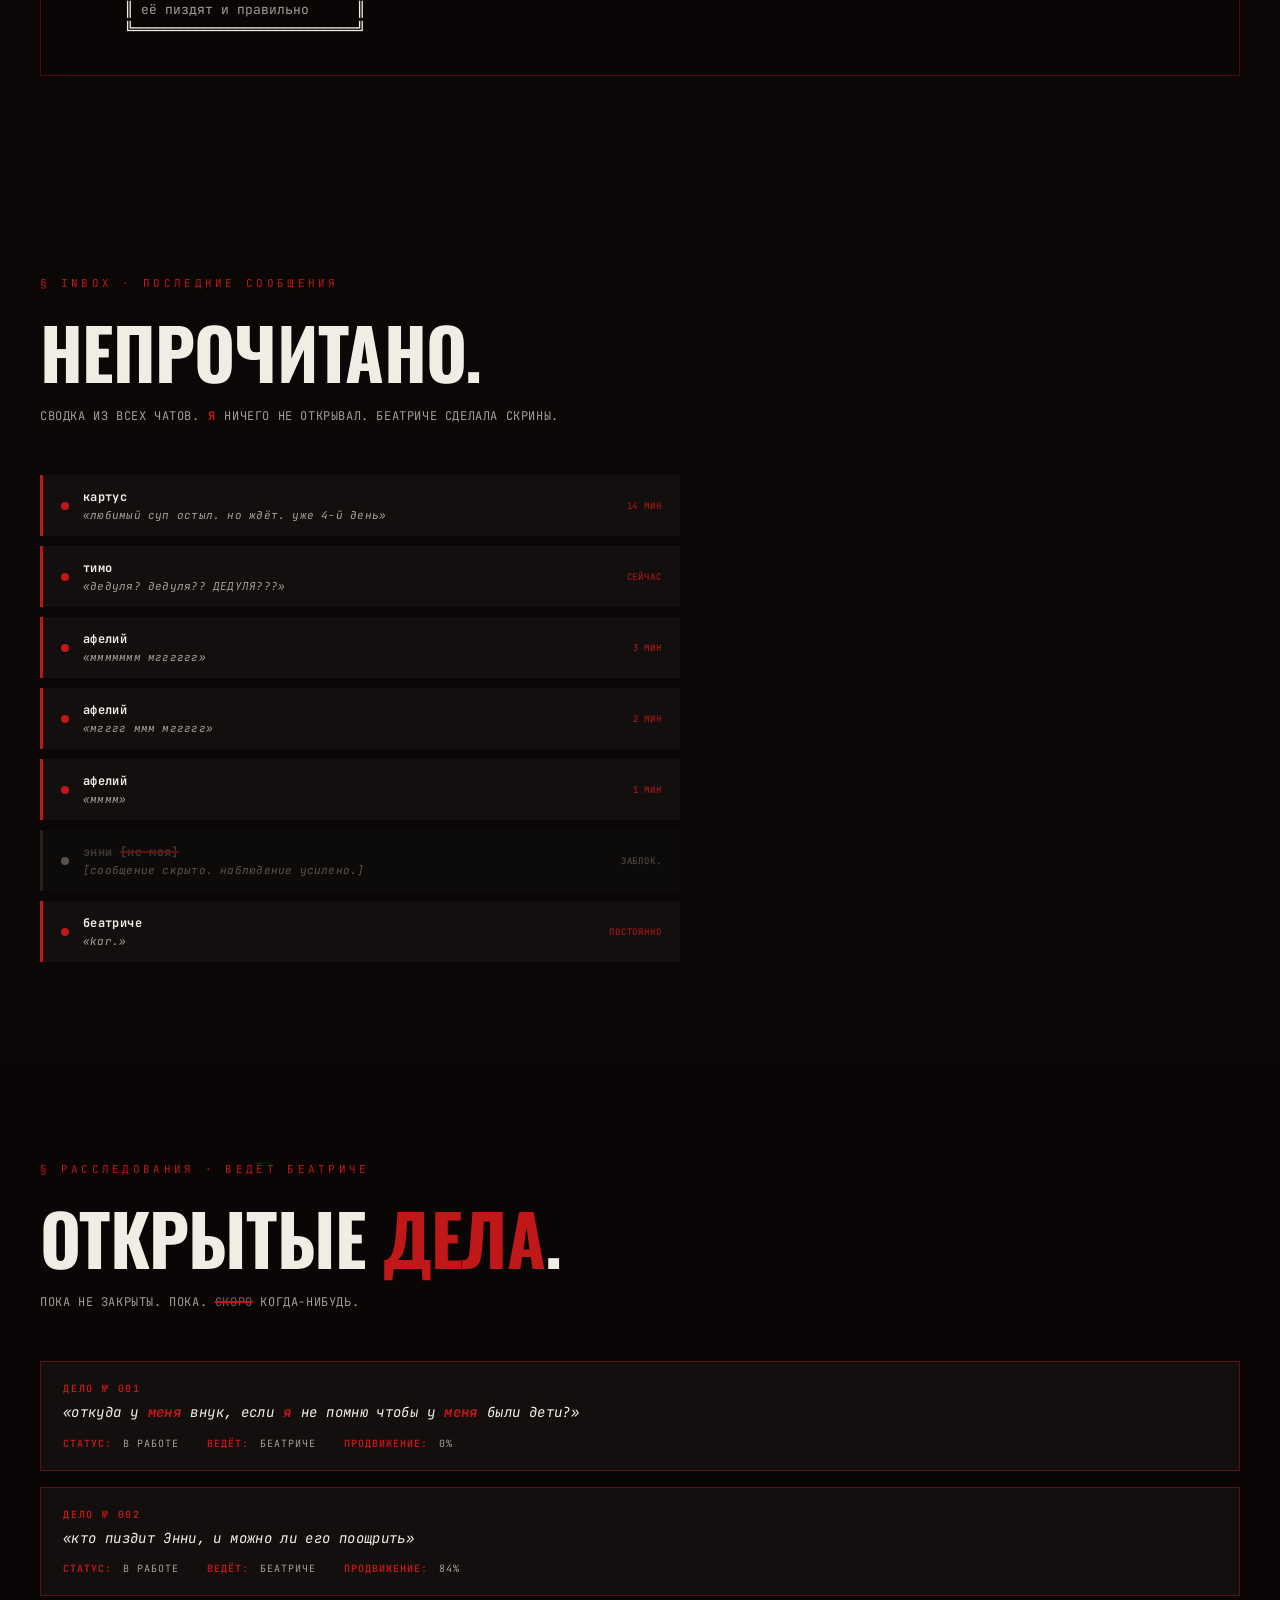
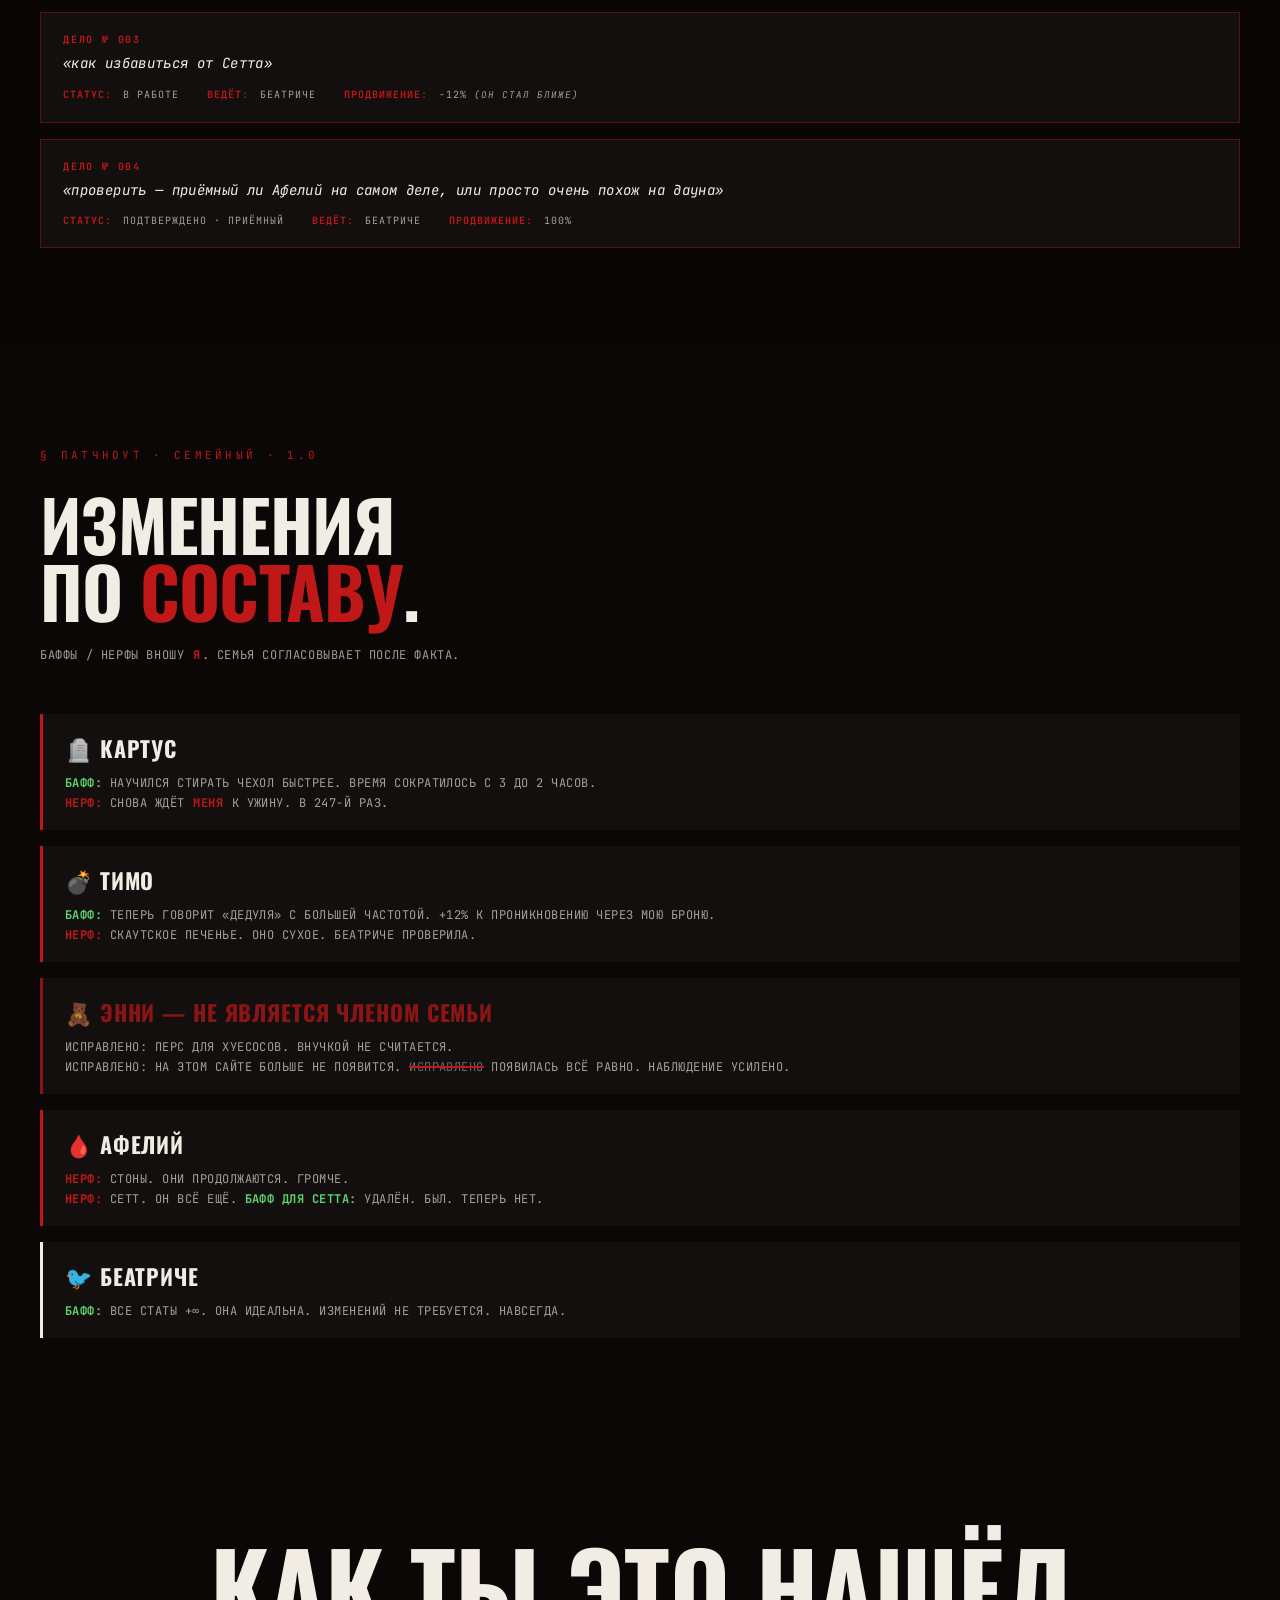
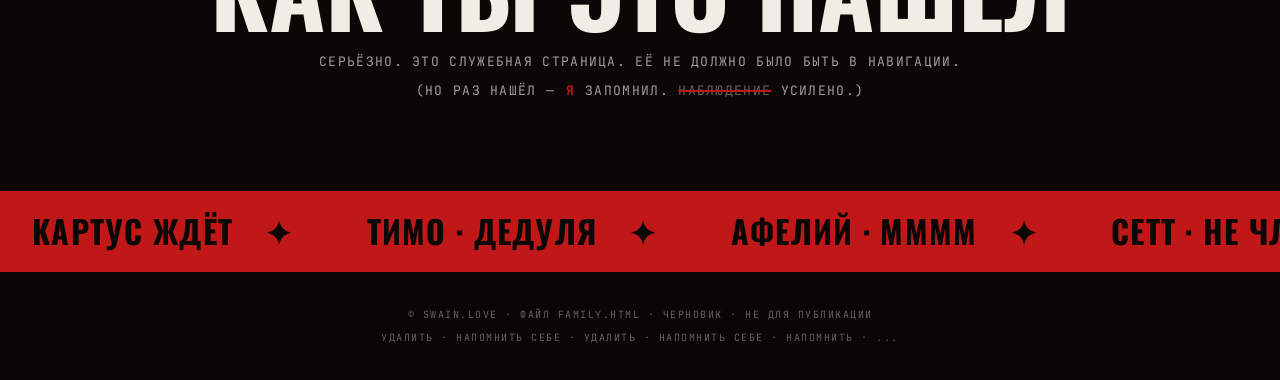
<file: family.html>
<!DOCTYPE html>
<html lang="ru">
<head>
<meta charset="UTF-8">
<meta name="viewport" content="width=device-width, initial-scale=1.0">
<title>family.html (черновик) // СВЕЙН</title>
<meta name="robots" content="noindex">
<link rel="icon" type="image/svg+xml" href="data:image/svg+xml,<svg xmlns='http://www.w3.org/2000/svg' viewBox='0 0 100 100'><text x='50%' y='50%' dominant-baseline='central' text-anchor='middle' font-size='80'>🐦</text></svg>">
<link rel="stylesheet" href="style.css">
</head>
<body>

<!-- cursor -->
<div id="cur">
  <svg viewBox="0 0 30 30" fill="none" xmlns="http://www.w3.org/2000/svg">
    <path d="M15 3C11 3 7 6.5 7 11C7 14.5 9 16 10 17L8 26L12.5 21.5L15 24L17.5 21.5L22 26L20 17C21 16 23 14.5 23 11C23 6.5 19 3 15 3Z" fill="#c01818" opacity=".92"/>
    <circle cx="12" cy="10" r="1.3" fill="#f2ede4"/>
    <path d="M7 9.5L3 7.5L7 11.5" fill="#c01818"/>
  </svg>
</div>
<div id="cur-dot"></div>

<div class="bg"></div>
<div class="grain"></div>
<div class="scanlines"></div>
<div class="vignette"></div>

<main>

  <!-- TOPBAR -->
  <nav class="topbar" id="topbar">
    <div class="left">
      <a href="index.html" class="brand">СВЕЙН</a>
      <a href="enemies.html" class="hide-m">Враги</a>
      <a href="shop.html" class="hide-m">Магазин</a>
      <a href="patchnotes.html" class="hide-m">Патчноут</a>
      <a href="decrees.html" class="hide-m">Указы</a>
      <a href="blog.html" class="hide-m">Блог</a>
      <a href="friends.html" class="hide-m">Друзья</a>
      <a href="contacts.html" class="hide-m">Контакты</a>
      <a href="family.html" class="danger active" title="вы здесь. как вы сюда попали.">не нажимать</a>
    </div>
    <div class="topbar-right">НОКСУС · ТЕКУЩИЙ ПАТЧ · ПАДИ ПРЕДО МНОЙ</div>
    <button class="burger" id="burger" aria-label="меню"><span></span><span></span><span></span></button>
    <div class="mobile-menu" id="mmenu">
      <a href="index.html">Главная</a>
      <a href="enemies.html">Враги</a>
      <a href="shop.html">Магазин</a>
      <a href="patchnotes.html">Патчноут</a>
      <a href="decrees.html">Указы</a>
      <a href="blog.html">Блог</a>
      <a href="friends.html">Друзья</a>
      <a href="contacts.html">Контакты</a>
      <a href="family.html" class="danger active">не нажимать</a>
    </div>
  </nav>

  <!-- WARNING -->
  <div class="family-warning">
    <span class="ttl">⚠ эта страница не для вас</span>
    как вы сюда попали. кто вас пустил. эта папка служебная. у меня были <span class="strike">черновики</span> заметки. <span class="me">я</span> забыл удалить ссылку. Беатриче выясняет. наблюдение усилено. оставайтесь там где сидите. не трогайте ничего.
    <br><br>
    раз уж вы тут — посмотрите. но <span class="me">я</span> об этом узнаю. (<span class="whisper">уже узнал.</span>)
  </div>

  <!-- HERO -->
  <div class="hero-wrap" style="min-height: auto;">
    <div class="plx">
      <div class="plx-text-bg" style="font-size: 28vw;">СЕМЬЯ</div>
    </div>
    <section class="hero single" style="min-height: auto; padding-top: 80px; padding-bottom: 30px;">
      <div class="hero-left" style="margin: 0 auto;">
        <div class="kicker">◢ файл: family.html · черновик · не для публикации</div>
        <h1 style="font-size: clamp(56px, 11vw, 160px);">
          моя <span class="h1-red" data-t="СЕМЬЯ" style="transform: none; display: inline-block;">семья</span>
        </h1>
        <p class="manifesto center" style="margin-left: auto; margin-right: auto;">
          у меня есть семья. <span class="strike">это удивительно</span> это факт. некоторые члены — настоящие.
          некоторые — приёмные. некоторые — <span class="me">не</span> члены вообще. подробности ниже.
          (Беатриче в этом разделе нет — она в <a href="friends.html" style="color: var(--blood);">друзьях</a>. <span class="strike">в жёнах</span> в обеих категориях.)
        </p>
      </div>
    </section>
  </div>

  <!-- TICKER -->
  <div class="strip">
    <div class="strip-inner">
      <span>картус ждёт</span>
      <span>тимо · дедуля</span>
      <span>афелий · мммм мггг</span>
      <span>энни · не моя · уточняю</span>
      <span>сетт · не член семьи · но постоянно</span>
      <span>картус ждёт</span>
      <span>тимо · дедуля</span>
      <span>афелий · мммм мггг</span>
    </div>
  </div>

  <!-- COUNTERS -->
  <section class="block shaded">
    <div class="reveal">
      <div class="sec-label">статистика · семейный отдел</div>
      <h2 class="sec-h2">положение <em>дел</em>.</h2>
      <p class="sec-lede">данные собирает Беатриче. она следит за всеми. (включая Сетта.)</p>
    </div>

    <div style="display: grid; grid-template-columns: repeat(auto-fit, minmax(240px, 1fr)); gap: 16px;">
      <div class="tile reveal">
        <div class="tile-stamp">не уменьшается</div>
        <div class="tile-num" id="cnt-kartus">14</div>
        <div class="tile-title">дней<br>картус ждёт</div>
        <div class="tile-body">он помыл посуду. он постирал чехол для руки. <span class="me">я</span> не пришёл. <span class="me">я</span> не приду.</div>
        <div class="tile-meta">обновлено · сегодня · 14 дней</div>
      </div>
      <div class="tile reveal">
        <div class="tile-stamp">тикает</div>
        <div class="tile-num" id="cnt-deduly">47</div>
        <div class="tile-title">раз тимо назвал<br>меня «дедулей»</div>
        <div class="tile-body">только сегодня. он не останавливается. печенье предлагает. <span class="me">я</span> отказываюсь.</div>
        <div class="tile-meta">+1 каждые ~5 секунд</div>
      </div>
      <div class="tile reveal">
        <div class="tile-stamp">не обнуляется</div>
        <div class="tile-num" id="cnt-aphelios">0</div>
        <div class="tile-title">секунд тишины<br>от афелия</div>
        <div class="tile-body">мммммммм мггг мгггг. на фоне Сетт. <span class="me">я</span> не хочу это слышать.</div>
        <div class="tile-meta">обнуляется при стоне</div>
      </div>
      <div class="tile reveal">
        <div class="tile-stamp">непрочитано</div>
        <div class="tile-num" id="cnt-letters">247</div>
        <div class="tile-title">писем от<br>картус</div>
        <div class="tile-body">все одинаковые. суп остыл. суп ждёт. суп холодный. суп.</div>
        <div class="tile-meta">читать не планирую</div>
      </div>
      <div class="tile reveal">
        <div class="tile-stamp">всегда</div>
        <div class="tile-num" id="cnt-beatrice" style="font-size: 30px; padding-top: 8px;">9 999</div>
        <div class="tile-title">визитов<br>беатриче сюда</div>
        <div class="tile-body">она интересуется. она проверяет. она знает <span class="strike">больше</span> всё.</div>
        <div class="tile-meta">за сегодня · приблизительно</div>
      </div>
      <div class="tile reveal">
        <div class="tile-stamp">не учитывается</div>
        <div class="tile-num">∞</div>
        <div class="tile-title">раз сетт<br>был замечен</div>
        <div class="tile-body">с афелием. на фоне. <span class="me">я</span> не комментирую. (комментирую: НЕТ.)</div>
        <div class="tile-meta">расследование ведётся</div>
      </div>
    </div>
  </section>

  <!-- REGISTRY TABLE -->
  <section class="block">
    <div class="reveal">
      <div class="sec-label">реестр · официальный</div>
      <h2 class="sec-h2">кто <em>есть</em><br>и кто <em>нет</em>.</h2>
      <p class="sec-lede">таблица составлена лично <span class="me">мной</span>. возражения не принимаются. некоторых нет в списке потому что <span class="me">я</span> так решил.</p>
    </div>

    <div class="reveal" style="overflow-x: auto;">
      <table class="registry-table">
        <thead>
          <tr>
            <th style="width: 22%;">имя</th>
            <th style="width: 22%;">родство</th>
            <th>статус</th>
          </tr>
        </thead>
        <tbody>
          <tr>
            <td><b>картус</b></td>
            <td>жена (<span class="whisper">мужчина</span>)</td>
            <td>ждёт. помыл посуду. суп остыл.</td>
          </tr>
          <tr>
            <td><b>тимо</b></td>
            <td>внук</td>
            <td>дедуля. печенье. всё ещё ждёт что <span class="me">я</span> съем.</td>
          </tr>
          <tr>
            <td><b>афелий</b></td>
            <td>сын (<i>приёмный</i>)</td>
            <td>мммммм мггг мгггггг.</td>
          </tr>
          <tr style="opacity: 0.55;">
            <td><b style="color: rgba(192,24,24,0.7);">энни</b></td>
            <td>не данных</td>
            <td>не моя внучка. перс для хуесосов. её пиздят и правильно.</td>
          </tr>
          <tr>
            <td><b>беатриче</b></td>
            <td>всё</td>
            <td>рядом. всегда. идеальна. больше комментариев нет.</td>
          </tr>
          <tr>
            <td><b style="color: var(--blood);">сетт</b></td>
            <td>не член семьи</td>
            <td>на рассмотрении. он постоянно. <span class="me">я</span> не понимаю как.</td>
          </tr>
        </tbody>
      </table>
    </div>
  </section>

  <!-- FAMILY CARDS -->
  <section class="block shaded">
    <div class="reveal">
      <div class="sec-label">досье · персонально</div>
      <h2 class="sec-h2">по <em>каждому</em><br>отдельно.</h2>
      <p class="sec-lede">каждая карточка — мой комментарий. без купюр.</p>
    </div>

    <div class="family-grid">

      <div class="fam-card reveal">
        <div class="fam-emoji">🪦</div>
        <div class="fam-name">картус</div>
        <div class="fam-rel">жена</div>
        <div class="fam-comment">
          постирал мне чехол для руки. помыл посуду. ждёт. зову <em>его</em> «женщина» потому что у <span class="me">меня</span> <em>дела</em>. иногда пишет письма. читаю по диагонали. <span class="strike">никогда</span> редко.
        </div>
        <div class="fam-act">последняя активность · 20:00 · помыл посуду</div>
      </div>

      <div class="fam-card reveal">
        <div class="fam-emoji">💣</div>
        <div class="fam-name">тимо</div>
        <div class="fam-rel">внук</div>
        <div class="fam-comment">
          дедуля, говорит он <span class="me">мне</span>. <em>дедуля.</em> <span class="me">я</span> великий генерал, какой <span class="me">я</span> тебе нахуй дедуля. предлагает скаутское печенье. <span class="me">я</span> однажды съем печенье. <em>однажды.</em>
        </div>
        <div class="fam-act">последняя активность · 21:14 · сказал «дедуля» 47 раз</div>
      </div>

      <div class="fam-card reveal">
        <div class="fam-emoji">🩸</div>
        <div class="fam-name">афелий</div>
        <div class="fam-rel">сын · приёмный</div>
        <div class="fam-comment">
          <span class="me">я</span> не верю что у такого вафельного дауна родился Тимо. поэтому он приёмный. это <em>окончательно</em>. постоянно стонет. на фоне его стонов — Сетт. <span class="strike">не хочу это видеть</span> не хочу. это. видеть.
        </div>
        <div class="fam-act">последняя активность · 21:15 · мммммм мггг мгггг</div>
      </div>

      <div class="fam-card declined reveal">
        <div class="fam-emoji">🧸</div>
        <div class="fam-name">энни</div>
        <div class="fam-rel">не является членом семьи</div>
        <div class="fam-comment">
          <em>не моя.</em> уточняю. <em>перс для хуесосов.</em> внучкой не считается. её пиздят. <span class="me">я</span> в курсе. <span class="me">я</span> это поощряю. без комментариев.
        </div>
        <div class="fam-act">последняя активность · её пиздят</div>
      </div>

      <div class="fam-card reveal" style="border-color: var(--bone);">
        <div class="fam-emoji">🐦</div>
        <div class="fam-name">беатриче</div>
        <div class="fam-rel">жена · питомец · всё</div>
        <div class="fam-comment">
          <span class="me">моя.</span> вся целиком. на 100% <span class="me">моя</span>. лучше всех. <em>беатриче.</em> [больше ничего не комментирую, это личное]
        </div>
        <div class="fam-act">последняя активность · всегда рядом со мной</div>
      </div>

      <div class="fam-card reveal" style="border-color: rgba(192,24,24,0.7);">
        <div class="fam-emoji">⚒️</div>
        <div class="fam-name">сетт</div>
        <div class="fam-rel">не член семьи</div>
        <div class="fam-comment">
          <span class="strike">просто знакомый</span> <span class="strike">друг семьи</span> <em>зять??</em> <em>зять?????</em> <span class="me">я</span> не знаю как назвать. он постоянно. с Афелием. на фоне. <span class="me">я</span> расследую. это <em>не</em> закроется добром.
        </div>
        <div class="fam-act">последняя активность · с афелием · опять</div>
      </div>

    </div>
  </section>

  <!-- TREE -->
  <section class="block">
    <div class="reveal">
      <div class="sec-label">генеалогия · упрощённая</div>
      <h2 class="sec-h2">древо.</h2>
      <p class="sec-lede">упрощено для понимания. подробности под расследованием.</p>
    </div>

    <div class="reveal">
<pre class="tree">
                       <span class="b">Я (СВЕЙН)</span>
                  ВЕЛИКИЙ ГЕНЕРАЛ
                          ‖
            ┌─────────────╫─────────────┐
            ‖                           ‖
        <span class="b">КАРТУС</span>                       <span class="b">БЕАТРИЧЕ</span>
        <span class="m">(жена легальная)</span>          <span class="m">(жена духовная)</span>
            |
       <span class="m">?? откуда дети ??</span>
            |
        ┌───┴────┐
        |        |
     <span class="b">АФЕЛИЙ</span>    [???]
   <span class="m">(приёмный.</span>     |
   <span class="m">не от меня.</span>    ?
   <span class="m">точно.)</span>        |
        |     <span class="b">ТИМО</span> <span class="m">(внук, «дедуля»)</span>
        |        |
        |     <span class="m">[ПОДРОБНОСТИ
        |      РАССЛЕДУЮТСЯ]</span>
        |
        └→ <span class="b">СЕТТ</span> <span class="m">(постоянно. с афелием.</span>
                <span class="m">не родственник.</span>
                <span class="m">НО ПОСТОЯННО.)</span>


       ╔════════════════════════════╗
       ║ <span class="b">ЭННИ</span>                       ║
       ║ <span class="m">не является членом семьи</span>   ║
       ║ <span class="m">перс для хуесосов</span>          ║
       ║ <span class="m">её пиздят и правильно</span>      ║
       ╚════════════════════════════╝
</pre>
    </div>
  </section>

  <!-- INBOX -->
  <section class="block">
    <div class="reveal">
      <div class="sec-label">inbox · последние сообщения</div>
      <h2 class="sec-h2">непрочитано.</h2>
      <p class="sec-lede">сводка из всех чатов. <span class="me">я</span> ничего не открывал. Беатриче сделала скрины.</p>
    </div>

    <div class="inbox reveal">
      <div class="inbox-item">
        <div class="inbox-dot"></div>
        <div>
          <div class="inbox-from">картус</div>
          <div class="inbox-msg">«любимый суп остыл. но ждёт. уже 4-й день»</div>
        </div>
        <div class="inbox-time">14 мин</div>
      </div>
      <div class="inbox-item">
        <div class="inbox-dot"></div>
        <div>
          <div class="inbox-from">тимо</div>
          <div class="inbox-msg">«дедуля? дедуля?? ДЕДУЛЯ???»</div>
        </div>
        <div class="inbox-time">сейчас</div>
      </div>
      <div class="inbox-item">
        <div class="inbox-dot"></div>
        <div>
          <div class="inbox-from">афелий</div>
          <div class="inbox-msg">«ммммммм мгггггг»</div>
        </div>
        <div class="inbox-time">3 мин</div>
      </div>
      <div class="inbox-item">
        <div class="inbox-dot"></div>
        <div>
          <div class="inbox-from">афелий</div>
          <div class="inbox-msg">«мгггг ммм мггггг»</div>
        </div>
        <div class="inbox-time">2 мин</div>
      </div>
      <div class="inbox-item">
        <div class="inbox-dot"></div>
        <div>
          <div class="inbox-from">афелий</div>
          <div class="inbox-msg">«мммм»</div>
        </div>
        <div class="inbox-time">1 мин</div>
      </div>
      <div class="inbox-item muted">
        <div class="inbox-dot muted"></div>
        <div>
          <div class="inbox-from" style="color: rgba(242,237,228,0.4);">энни <span class="strike">[не моя]</span></div>
          <div class="inbox-msg">[сообщение скрыто. наблюдение усилено.]</div>
        </div>
        <div class="inbox-time" style="color: var(--bone-mute);">заблок.</div>
      </div>
      <div class="inbox-item">
        <div class="inbox-dot"></div>
        <div>
          <div class="inbox-from">беатриче</div>
          <div class="inbox-msg">«kar.»</div>
        </div>
        <div class="inbox-time">постоянно</div>
      </div>
    </div>
  </section>

  <!-- INVESTIGATIONS -->
  <section class="block shaded">
    <div class="reveal">
      <div class="sec-label">расследования · ведёт беатриче</div>
      <h2 class="sec-h2">открытые <em>дела</em>.</h2>
      <p class="sec-lede">пока не закрыты. пока. <span class="strike">скоро</span> когда-нибудь.</p>
    </div>

    <div class="invest-list">
      <div class="invest reveal">
        <span class="case-no">дело № 001</span>
        <div class="case-q">«откуда у <span class="me">меня</span> внук, если <span class="me">я</span> не помню чтобы у <span class="me">меня</span> были дети?»</div>
        <div class="case-meta">
          <span><b>статус:</b> в работе</span>
          <span><b>ведёт:</b> беатриче</span>
          <span><b>продвижение:</b> 0%</span>
        </div>
      </div>
      <div class="invest reveal">
        <span class="case-no">дело № 002</span>
        <div class="case-q">«кто пиздит Энни, и можно ли его поощрить»</div>
        <div class="case-meta">
          <span><b>статус:</b> в работе</span>
          <span><b>ведёт:</b> беатриче</span>
          <span><b>продвижение:</b> 84%</span>
        </div>
      </div>
      <div class="invest reveal">
        <span class="case-no">дело № 003</span>
        <div class="case-q">«как избавиться от Сетта»</div>
        <div class="case-meta">
          <span><b>статус:</b> в работе</span>
          <span><b>ведёт:</b> беатриче</span>
          <span><b>продвижение:</b> -12% <span class="whisper">(он стал ближе)</span></span>
        </div>
      </div>
      <div class="invest reveal">
        <span class="case-no">дело № 004</span>
        <div class="case-q">«проверить — приёмный ли Афелий на самом деле, или просто очень похож на дауна»</div>
        <div class="case-meta">
          <span><b>статус:</b> подтверждено · приёмный</span>
          <span><b>ведёт:</b> беатриче</span>
          <span><b>продвижение:</b> 100%</span>
        </div>
      </div>
    </div>
  </section>

  <!-- FAMILY PATCHNOTE -->
  <section class="block">
    <div class="reveal">
      <div class="sec-label">патчноут · семейный · 1.0</div>
      <h2 class="sec-h2">изменения<br>по <em>составу</em>.</h2>
      <p class="sec-lede">баффы / нерфы вношу <span class="me">я</span>. семья согласовывает после факта.</p>
    </div>

    <div class="fam-patch reveal">
      <div class="fam-patch-item">
        <span class="who">🪦 картус</span>
        <span class="change"><span class="buff">бафф:</span> научился стирать чехол быстрее. время сократилось с 3 до 2 часов.</span><br>
        <span class="change"><span class="nerf">нерф:</span> снова ждёт <span class="me">меня</span> к ужину. в 247-й раз.</span>
      </div>
      <div class="fam-patch-item">
        <span class="who">💣 тимо</span>
        <span class="change"><span class="buff">бафф:</span> теперь говорит «дедуля» с большей частотой. +12% к проникновению через мою броню.</span><br>
        <span class="change"><span class="nerf">нерф:</span> скаутское печенье. оно сухое. Беатриче проверила.</span>
      </div>
      <div class="fam-patch-item" style="border-left-color: rgba(192,24,24,0.7);">
        <span class="who" style="color: rgba(192,24,24,0.7);">🧸 энни — не является членом семьи</span>
        <span class="change">исправлено: перс для хуесосов. внучкой не считается.</span><br>
        <span class="change">исправлено: на этом сайте больше не появится. <span class="strike">исправлено</span> появилась всё равно. наблюдение усилено.</span>
      </div>
      <div class="fam-patch-item">
        <span class="who">🩸 афелий</span>
        <span class="change"><span class="nerf">нерф:</span> стоны. они продолжаются. громче.</span><br>
        <span class="change"><span class="nerf">нерф:</span> сетт. он всё ещё. <span class="buff">бафф для сетта:</span> удалён. был. теперь нет.</span>
      </div>
      <div class="fam-patch-item" style="border-left-color: var(--bone);">
        <span class="who">🐦 беатриче</span>
        <span class="change"><span class="buff">бафф:</span> все статы +∞. она идеальна. изменений не требуется. навсегда.</span>
      </div>
    </div>
  </section>

  <!-- FINAL -->
  <div class="final reveal">
    <h2>как ты это нашёл</h2>
    <p>серьёзно. это служебная страница. её не должно было быть в навигации.</p>
    <p>(но раз нашёл — <span class="me">я</span> запомнил. <span class="strike">наблюдение</span> усилено.)</p>
  </div>

  <!-- BOTTOM TICKER -->
  <div class="strip">
    <div class="strip-inner">
      <span>картус ждёт</span>
      <span>тимо · дедуля</span>
      <span>афелий · мммм</span>
      <span>сетт · НЕ ЧЛЕН СЕМЬИ</span>
      <span>беатриче · вся моя</span>
      <span>энни · не моя</span>
      <span>картус ждёт</span>
      <span>тимо · дедуля</span>
    </div>
  </div>

  <footer class="bottom">
    <div>© SWAIN.LOVE · ФАЙЛ FAMILY.HTML · ЧЕРНОВИК · НЕ ДЛЯ ПУБЛИКАЦИИ</div>
    <div>удалить · напомнить себе · удалить · напомнить себе · напомнить · ...</div>
  </footer>
</main>

<script src="script.js"></script>
</body>
</html>
</file>
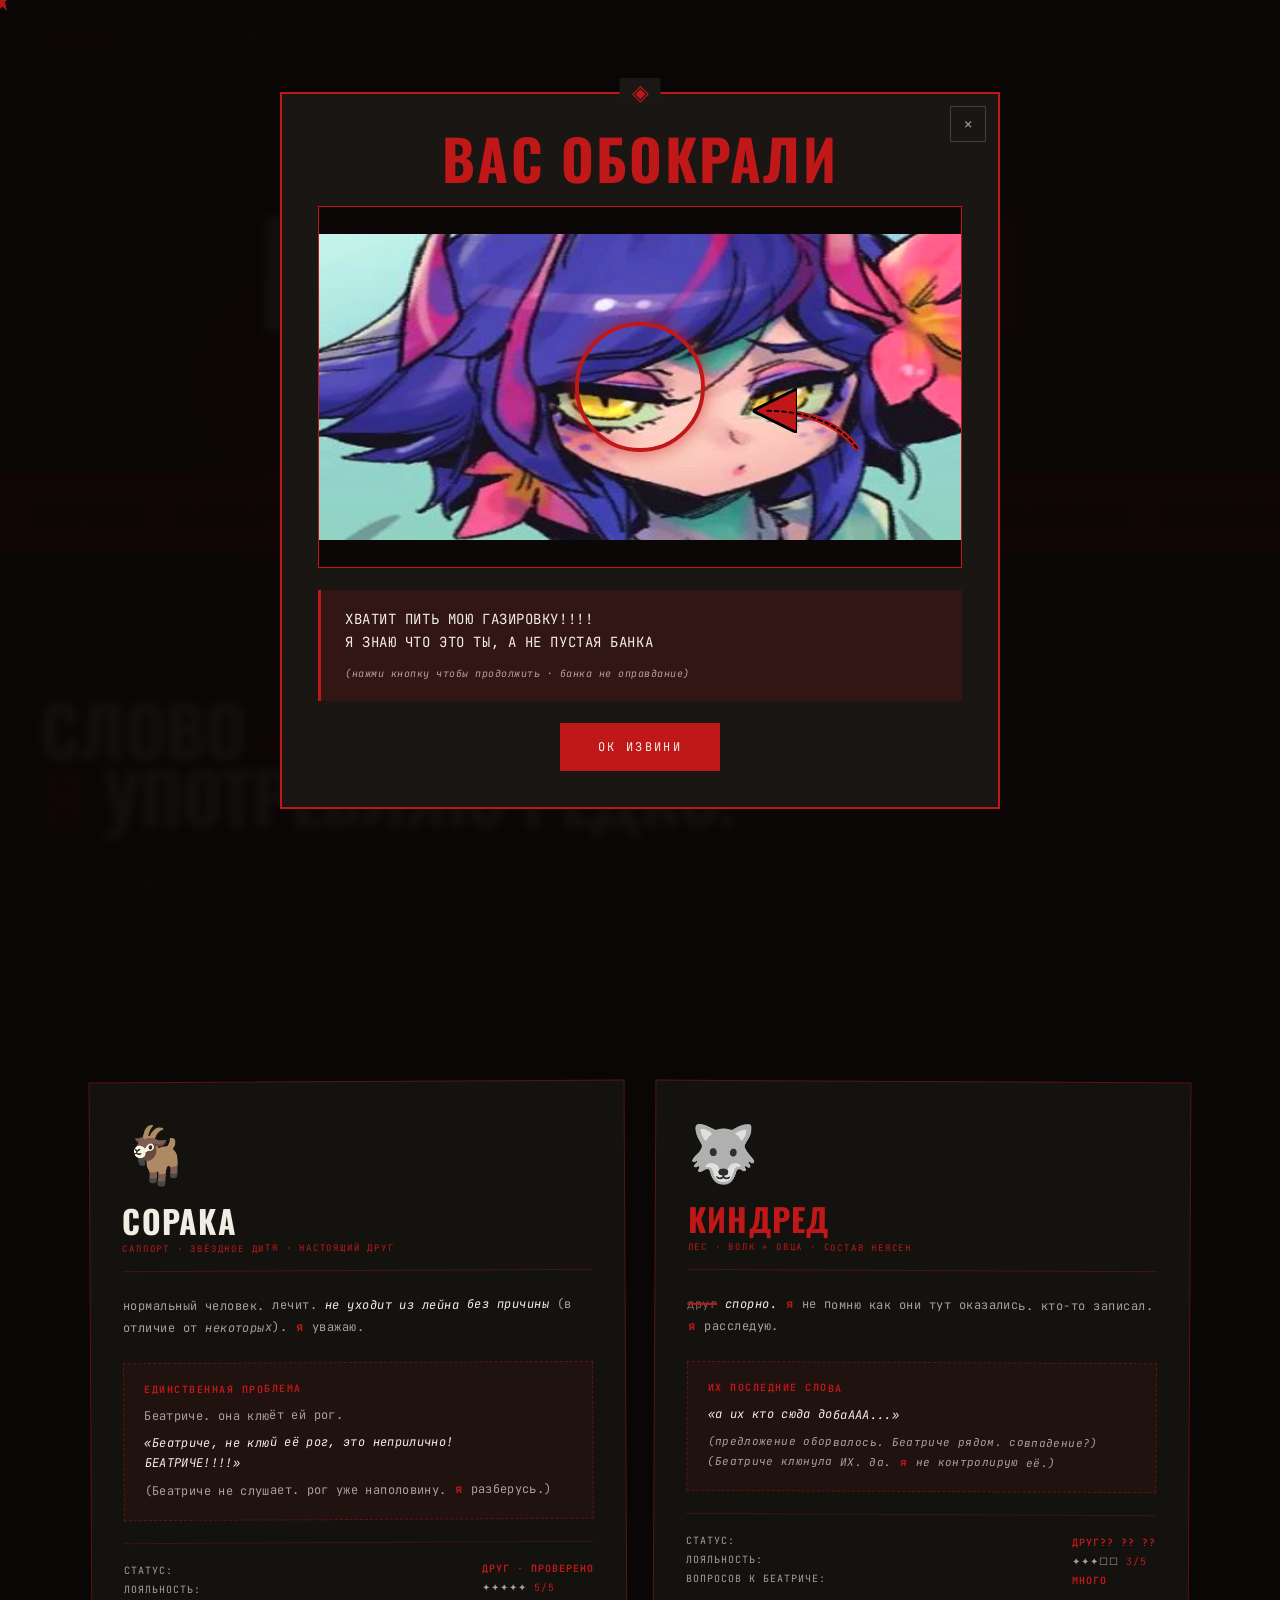
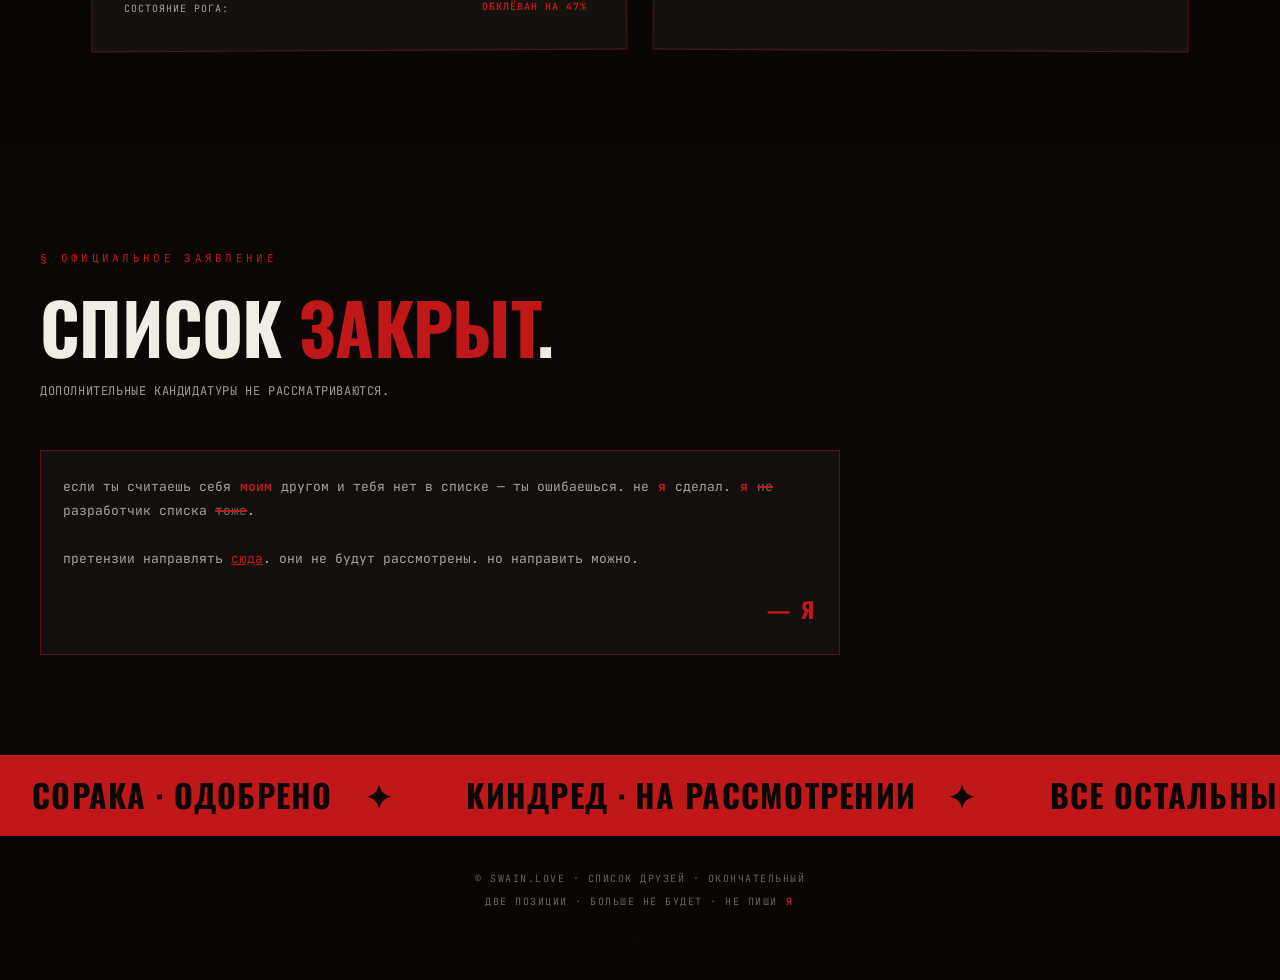
<file: friends.html>
<!DOCTYPE html>
<html lang="ru">
<head>
<meta charset="UTF-8">
<meta name="viewport" content="width=device-width, initial-scale=1.0">
<title>МОИ ДРУЗЬЯ // СВЕЙН</title>
<link rel="icon" type="image/svg+xml" href="data:image/svg+xml,<svg xmlns='http://www.w3.org/2000/svg' viewBox='0 0 100 100'><text x='50%' y='50%' dominant-baseline='central' text-anchor='middle' font-size='80'>🐦</text></svg>">
<link rel="stylesheet" href="style.css">
</head>
<body>

<!-- NIKO POPUP -->
<div class="niko-overlay" id="niko-overlay">
  <div class="niko-popup">
    <button class="close" data-close aria-label="закрыть">✕</button>
    <h2>вас обокрали</h2>
    <div class="niko-img-wrap">
      <img src="niko.jpg" alt="Niko">
      <div class="niko-circle"></div>
      <svg class="niko-arrow" viewBox="0 0 140 80" xmlns="http://www.w3.org/2000/svg">
        <defs>
          <marker id="arrowhead" markerWidth="8" markerHeight="8" refX="6" refY="4" orient="auto">
            <polygon points="0 0, 8 4, 0 8" fill="#c01818" stroke="#000" stroke-width="0.5"/>
          </marker>
        </defs>
        <path d="M 130 70 Q 100 30 30 30" stroke="#c01818" stroke-width="6" fill="none" marker-end="url(#arrowhead)" stroke-linecap="round"/>
        <path d="M 130 70 Q 100 30 30 30" stroke="#000" stroke-width="2" fill="none" stroke-linecap="round" stroke-dasharray="4 4"/>
      </svg>
    </div>
    <div class="niko-text">
      хватит пить мою газировку!!!!<br>
      я знаю что это ты, а не пустая банка
      <small>(нажми кнопку чтобы продолжить · банка не оправдание)</small>
    </div>
    <button class="niko-ok-btn" data-close><span>ок извини</span></button>
  </div>
</div>

<audio id="niko-sound" preload="auto">
  <source src="popup-sound.mp3" type="audio/mpeg">
</audio>

<!-- cursor -->
<div id="cur">
  <svg viewBox="0 0 30 30" fill="none" xmlns="http://www.w3.org/2000/svg">
    <path d="M15 3C11 3 7 6.5 7 11C7 14.5 9 16 10 17L8 26L12.5 21.5L15 24L17.5 21.5L22 26L20 17C21 16 23 14.5 23 11C23 6.5 19 3 15 3Z" fill="#c01818" opacity=".92"/>
    <circle cx="12" cy="10" r="1.3" fill="#f2ede4"/>
    <path d="M7 9.5L3 7.5L7 11.5" fill="#c01818"/>
  </svg>
</div>
<div id="cur-dot"></div>

<div class="bg"></div>
<div class="grain"></div>
<div class="scanlines"></div>
<div class="vignette"></div>

<main>

  <!-- TOPBAR -->
  <nav class="topbar" id="topbar">
    <div class="left">
      <a href="index.html" class="brand">СВЕЙН</a>
      <a href="enemies.html" class="hide-m">Враги</a>
      <a href="shop.html" class="hide-m">Магазин</a>
      <a href="patchnotes.html" class="hide-m">Патчноут</a>
      <a href="decrees.html" class="hide-m">Указы</a>
      <a href="blog.html" class="hide-m">Блог</a>
      <a href="friends.html" class="hide-m active">Друзья</a>
      <a href="contacts.html" class="hide-m">Контакты</a>
      <a href="family.html" class="danger" title="не нажимать">не нажимать</a>
    </div>
    <div class="topbar-right">НОКСУС · ТЕКУЩИЙ ПАТЧ · ПАДИ ПРЕДО МНОЙ</div>
    <button class="burger" id="burger" aria-label="меню"><span></span><span></span><span></span></button>
    <div class="mobile-menu" id="mmenu">
      <a href="index.html">Главная</a>
      <a href="enemies.html">Враги</a>
      <a href="shop.html">Магазин</a>
      <a href="patchnotes.html">Патчноут</a>
      <a href="decrees.html">Указы</a>
      <a href="blog.html">Блог</a>
      <a href="friends.html" class="active">Друзья</a>
      <a href="contacts.html">Контакты</a>
      <a href="family.html" class="danger">не нажимать</a>
    </div>
  </nav>

  <!-- HERO -->
  <div class="hero-wrap" style="min-height: auto;">
    <div class="plx">
      <div class="plx-text-bg" style="font-size: 30vw;">2</div>
    </div>
    <section class="hero single" style="min-height: auto; padding-top: 100px; padding-bottom: 40px;">
      <div class="hero-left" style="margin: 0 auto;">
        <div class="kicker">◢ официальный список · окончательный</div>
        <h1 style="font-size: clamp(56px, 11vw, 160px);">
          мои <span class="h1-red" data-t="ДРУЗЬЯ" style="transform: none; display: inline-block;">друзья</span>
        </h1>
        <p class="manifesto center" style="margin-left: auto; margin-right: auto;">
          у <span class="me">меня</span> их двое. <span class="strike">больше не нужно</span> точка.
          не зови других. список закрыт. (Картус не друг — он жена. Беатриче тоже не друг — она <i>больше</i>. они в других разделах.)
        </p>
      </div>
    </section>
  </div>

  <!-- TICKER -->
  <div class="strip">
    <div class="strip-inner">
      <span>сорака · одобрено</span>
      <span>киндред · спорно</span>
      <span>все остальные · отказано</span>
      <span>беатриче отставь рог</span>
      <span>сорака · одобрено</span>
      <span>киндред · спорно</span>
      <span>все остальные · отказано</span>
      <span>беатриче отставь рог</span>
    </div>
  </div>

  <!-- INTRO -->
  <section class="block">
    <div class="reveal">
      <div class="sec-label">досье · критерии отбора</div>
      <h2 class="sec-h2">слово <em>«друг»</em>. <br><span class="me">я</span> употребляю редко.</h2>
      <p class="sec-lede">отбор по строгим критериям: терпят меня, не пытаются переворот хотя бы открыто, и не раздражают каждые 5 минут (раз в час — допустимо).</p>
    </div>
  </section>

  <!-- FRIENDS GRID -->
  <section class="block shaded" style="padding-top: 40px;">
    <div class="friends-grid">

      <!-- СОРАКА -->
      <div class="friend-card tilt-l reveal">
        <div class="friend-portrait">🐐</div>
        <div class="friend-name">сорака</div>
        <div class="friend-role">саппорт · звёздное дитя · настоящий друг</div>

        <div class="friend-bio">
          нормальный человек. лечит. <em>не уходит из лейна без причины</em> (в отличие от <i>некоторых</i>). <span class="me">я</span> уважаю.
        </div>

        <div class="friend-note">
          <span class="ttl">единственная проблема</span>
          Беатриче. она клюёт ей рог.
          <div class="quote-line">«Беатриче, не клюй её рог, это неприлично!<br>БЕАТРИЧЕ!!!!»</div>
          (Беатриче не слушает. рог уже наполовину. <span class="me">я</span> разберусь.)
        </div>

        <div class="friend-stats">
          <span>статус:</span>           <span><b>друг · проверено</b></span>
          <span>лояльность:</span>       <span>✦✦✦✦✦ <span style="color: var(--blood);">5/5</span></span>
          <span>состояние рога:</span>   <span><b>обклёван на 47%</b></span>
        </div>
      </div>

      <!-- КИНДРЕД -->
      <div class="friend-card tilt-r reveal">
        <div class="friend-portrait">🐺</div>
        <div class="friend-name red">киндред</div>
        <div class="friend-role">лес · волк + овца · состав неясен</div>

        <div class="friend-bio">
          <span class="strike">друг</span> <em>спорно.</em> <span class="me">я</span> не помню как они тут оказались. кто-то записал. <span class="me">я</span> расследую.
        </div>

        <div class="friend-note">
          <span class="ttl">их последние слова</span>
          <div class="quote-line">«а их кто сюда добаААА...»</div>
          <span class="whisper">(предложение оборвалось. Беатриче рядом. совпадение?)</span><br>
          <span class="whisper">(Беатриче клюнула ИХ. да. <span class="me">я</span> не контролирую её.)</span>
        </div>

        <div class="friend-stats">
          <span>статус:</span>           <span><b>друг?? ?? ??</b></span>
          <span>лояльность:</span>       <span>✦✦✦☐☐ <span style="color: var(--blood);">3/5</span></span>
          <span>вопросов к беатриче:</span> <span><b>много</b></span>
        </div>
      </div>

    </div>
  </section>

  <!-- DECLARATION -->
  <section class="block">
    <div class="reveal">
      <div class="sec-label">официальное заявление</div>
      <h2 class="sec-h2">список <em>закрыт</em>.</h2>
      <p class="sec-lede">дополнительные кандидатуры не рассматриваются.</p>
    </div>

    <div class="tile reveal" style="max-width: 800px;">
      <div class="tile-body" style="font-size: 13px; line-height: 1.85;">
        если ты считаешь себя <span class="me">моим</span> другом и тебя нет в списке — ты ошибаешься. не <span class="me">я</span> сделал. <span class="me">я</span> <span class="strike">не</span> разработчик списка <span class="strike">тоже</span>.<br><br>
        претензии направлять <a href="contacts.html" style="color: var(--blood);">сюда</a>. они не будут рассмотрены. но направить можно.
        <span class="signature">Я</span>
      </div>
    </div>
  </section>

  <!-- BOTTOM TICKER -->
  <div class="strip">
    <div class="strip-inner">
      <span>сорака · одобрено</span>
      <span>киндред · на рассмотрении</span>
      <span>все остальные · отказано</span>
      <span>беатриче отставь рог</span>
      <span>сорака · одобрено</span>
      <span>киндред · на рассмотрении</span>
      <span>все остальные · отказано</span>
      <span>беатриче отставь рог</span>
    </div>
  </div>

  <footer class="bottom">
    <div>© SWAIN.LOVE · СПИСОК ДРУЗЕЙ · ОКОНЧАТЕЛЬНЫЙ</div>
    <div>две позиции · больше не будет · не пиши <span class="me">я</span></div>
    <div class="secret"><a href="family.html">.</a></div>
  </footer>
</main>

<script src="script.js"></script>
</body>
</html>
</file>
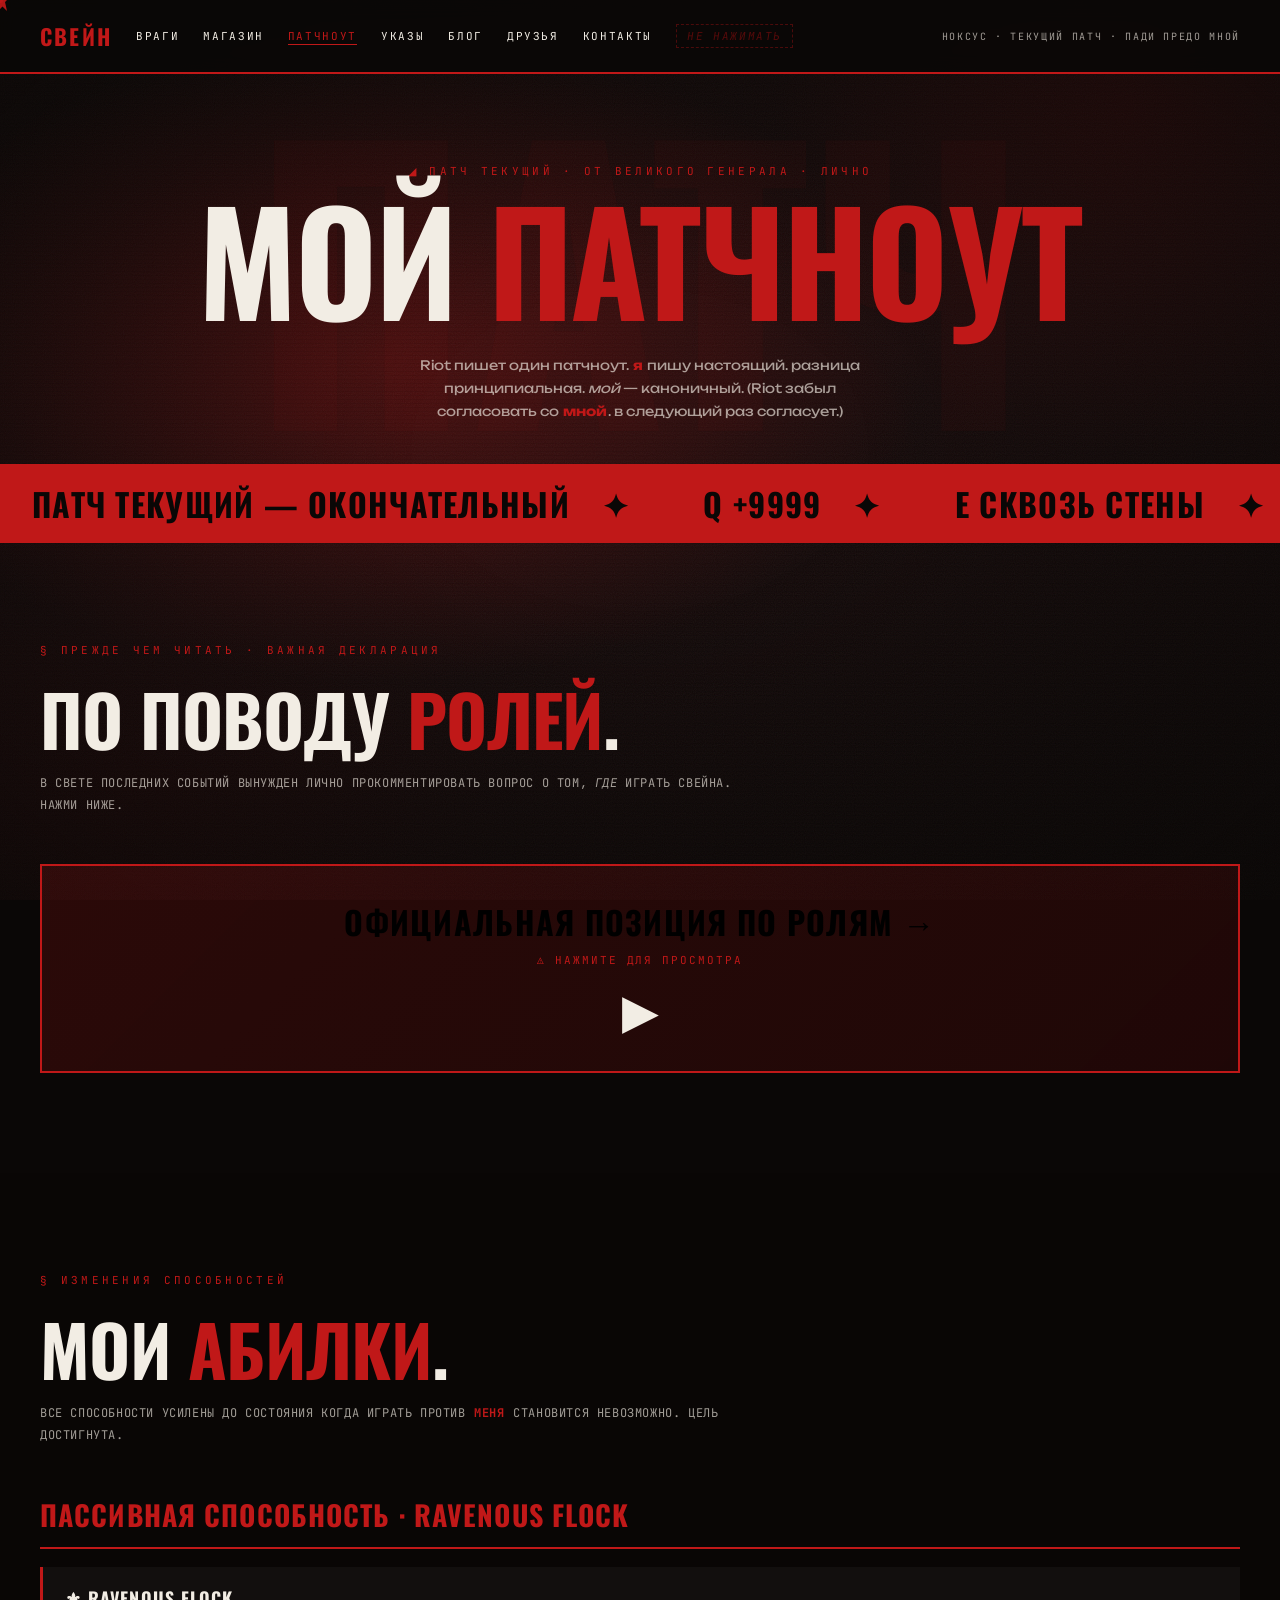
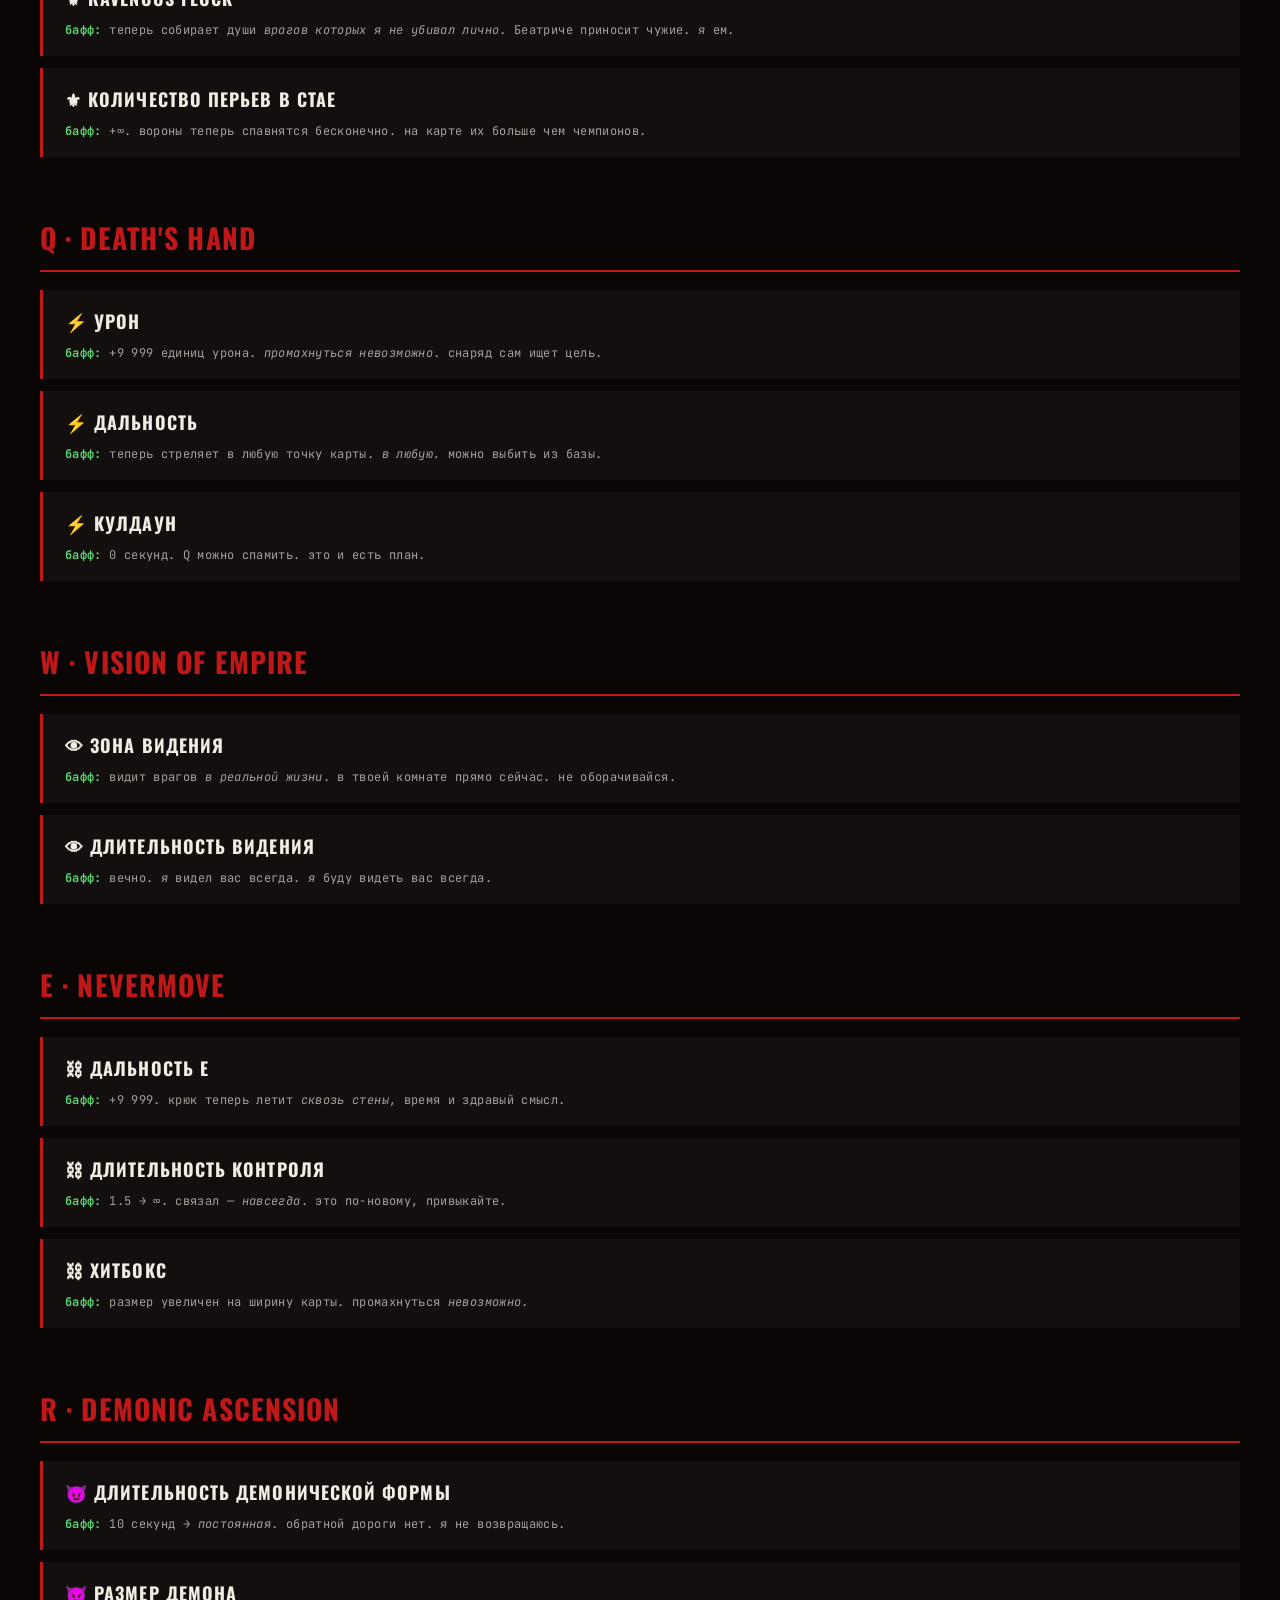
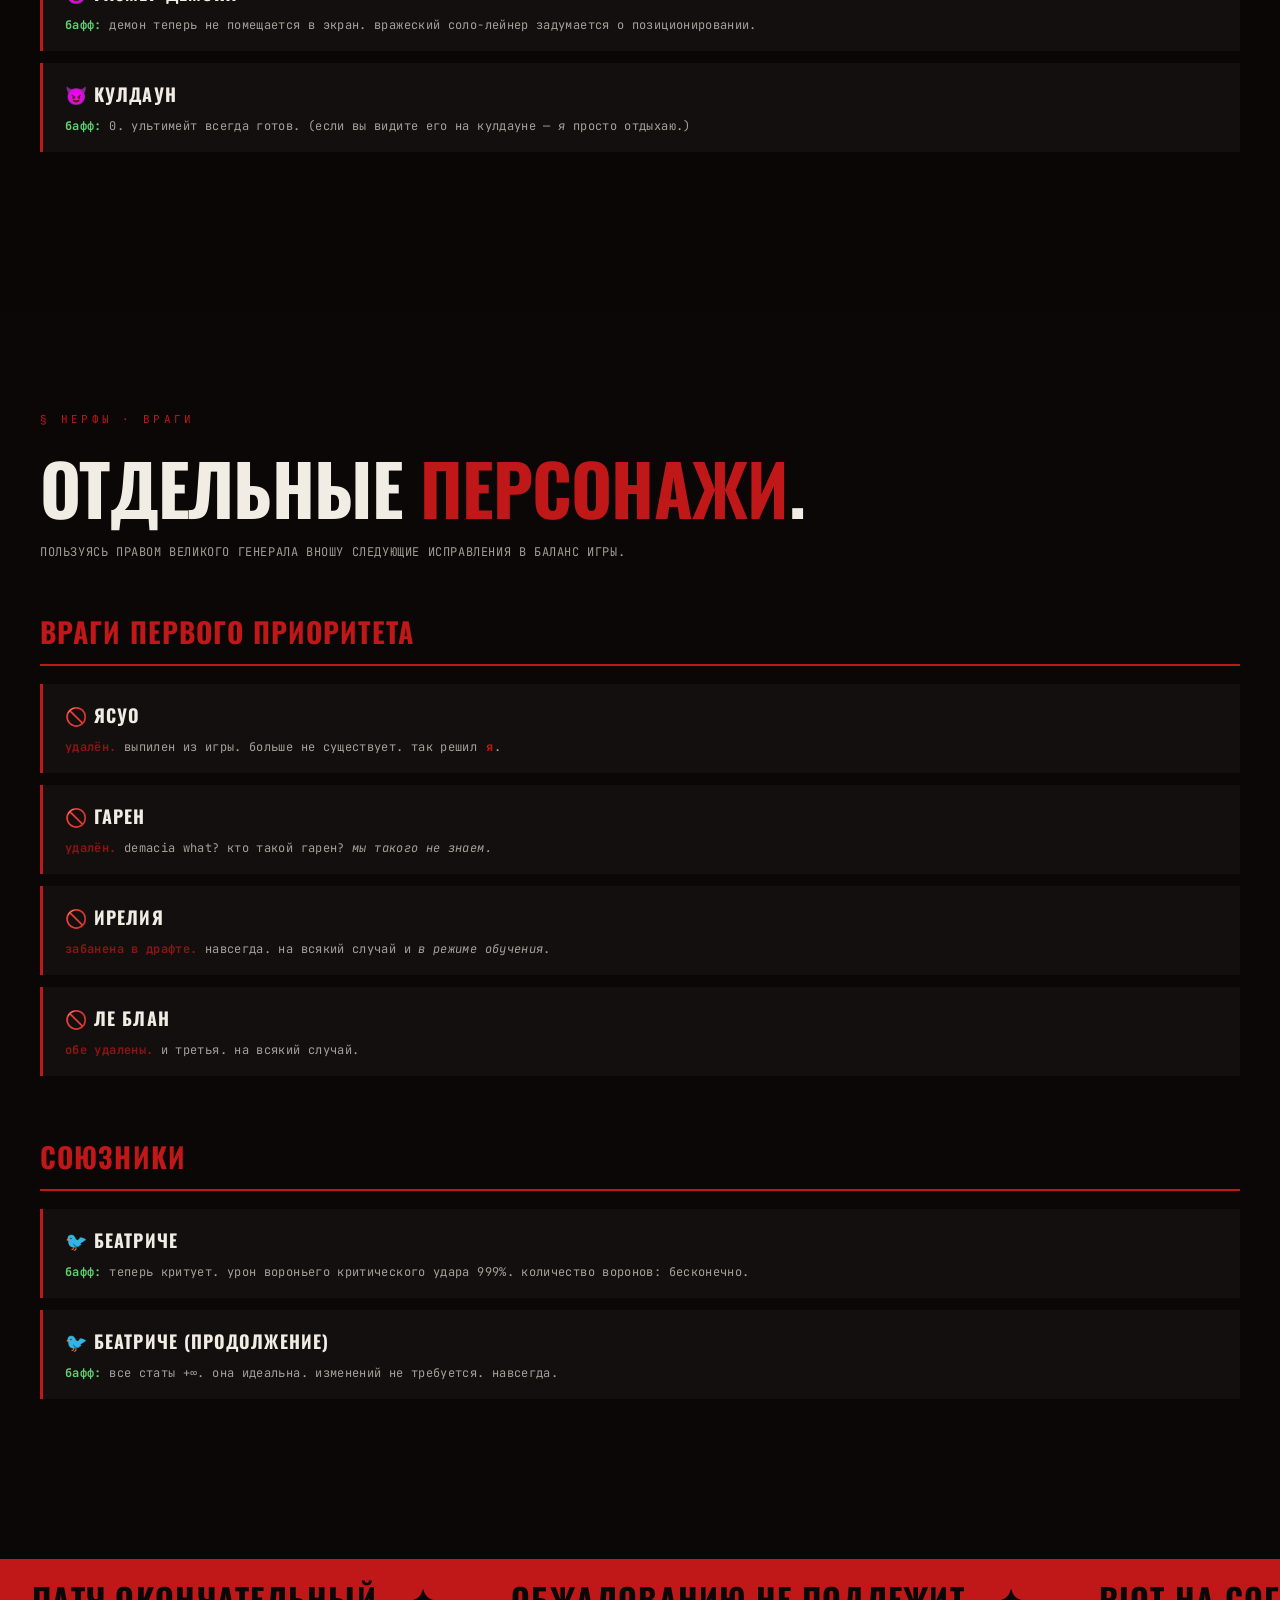
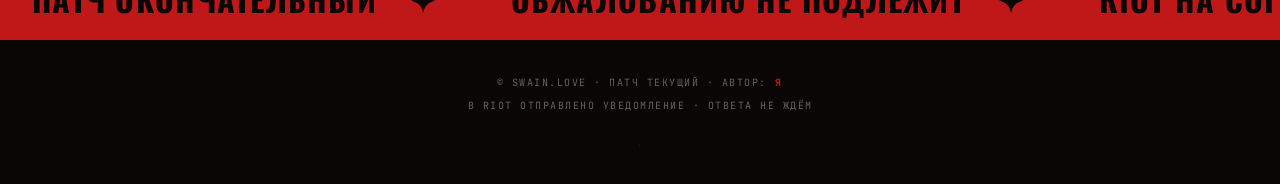
<file: patchnotes.html>
<!DOCTYPE html>
<html lang="ru">
<head>
<meta charset="UTF-8">
<meta name="viewport" content="width=device-width, initial-scale=1.0">
<title>ПАТЧНОУТ // СВЕЙН</title>
<link rel="icon" type="image/svg+xml" href="data:image/svg+xml,<svg xmlns='http://www.w3.org/2000/svg' viewBox='0 0 100 100'><text x='50%' y='50%' dominant-baseline='central' text-anchor='middle' font-size='80'>🐦</text></svg>">
<link rel="stylesheet" href="style.css">
</head>
<body>

<!-- VIDEO POPUP про роли -->
<div class="video-popup-overlay" id="video-popup-overlay">
  <div class="video-popup">
    <button class="close" data-close aria-label="закрыть">✕</button>
    <div class="video-popup-vid">
      <video loop playsinline preload="auto">
        <source src="background_1_.mp4" type="video/mp4">
      </video>
    </div>
    <div class="video-popup-content">
      <h2 class="video-popup-h">официальная <em>позиция</em><br>по роли свейна.</h2>
      <div class="role-rows">
        <div class="role-row">
          <div class="role-name">свангл</div>
          <div class="role-verdict">
            <b>имба.</b> свейн в лесу — это насилие в чистом виде. ганки с E-крюком сквозь стены, фарм со здоровьем, демоническое преображение в драке. <em>Беатриче одобряет.</em>
          </div>
        </div>
        <div class="role-row">
          <div class="role-name">мид</div>
          <div class="role-verdict">
            <b>норм.</b> то ради чего <span class="me">я</span> создан. винрейт стабильный. матчапы предсказуемые. Ясуо умирает. как обычно.
          </div>
        </div>
        <div class="role-row">
          <div class="role-name">адк</div>
          <div class="role-verdict">
            <b>норм.</b> неожиданно. контроль зоны, пуш, билд под ад. неэстетично — но работает. (<span class="me">я</span> могу.)
          </div>
        </div>
        <div class="role-row">
          <div class="role-name">саппорт</div>
          <div class="role-verdict">
            <b style="color: var(--blood);">самые конченые попущенцы.</b> <em>позор Ноксуса.</em> за людей считать нельзя.
            играть свейна на сапе — это не игра, это <em>преступление перед личностью генерала</em>. отдельная категория в реестре. наблюдение усилено. навсегда.
          </div>
        </div>
      </div>
    </div>
  </div>
</div>

<div id="cur">
  <svg viewBox="0 0 30 30" fill="none" xmlns="http://www.w3.org/2000/svg">
    <path d="M15 3C11 3 7 6.5 7 11C7 14.5 9 16 10 17L8 26L12.5 21.5L15 24L17.5 21.5L22 26L20 17C21 16 23 14.5 23 11C23 6.5 19 3 15 3Z" fill="#c01818" opacity=".92"/>
    <circle cx="12" cy="10" r="1.3" fill="#f2ede4"/>
    <path d="M7 9.5L3 7.5L7 11.5" fill="#c01818"/>
  </svg>
</div>
<div id="cur-dot"></div>

<div class="bg"></div>
<div class="grain"></div>
<div class="scanlines"></div>
<div class="vignette"></div>

<main>

  <nav class="topbar" id="topbar">
    <div class="left">
      <a href="index.html" class="brand">СВЕЙН</a>
      <a href="enemies.html" class="hide-m">Враги</a>
      <a href="shop.html" class="hide-m">Магазин</a>
      <a href="patchnotes.html" class="hide-m active">Патчноут</a>
      <a href="decrees.html" class="hide-m">Указы</a>
      <a href="blog.html" class="hide-m">Блог</a>
      <a href="friends.html" class="hide-m">Друзья</a>
      <a href="contacts.html" class="hide-m">Контакты</a>
      <a href="family.html" class="danger" title="не нажимать">не нажимать</a>
    </div>
    <div class="topbar-right">НОКСУС · ТЕКУЩИЙ ПАТЧ · ПАДИ ПРЕДО МНОЙ</div>
    <button class="burger" id="burger" aria-label="меню"><span></span><span></span><span></span></button>
    <div class="mobile-menu" id="mmenu">
      <a href="index.html">Главная</a>
      <a href="enemies.html">Враги</a>
      <a href="shop.html">Магазин</a>
      <a href="patchnotes.html" class="active">Патчноут</a>
      <a href="decrees.html">Указы</a>
      <a href="blog.html">Блог</a>
      <a href="friends.html">Друзья</a>
      <a href="contacts.html">Контакты</a>
      <a href="family.html" class="danger">не нажимать</a>
    </div>
  </nav>

  <!-- HERO -->
  <div class="hero-wrap" style="min-height: auto;">
    <div class="plx">
      <div class="plx-text-bg" style="font-size: 28vw;">ПАТЧ</div>
    </div>
    <section class="hero single" style="min-height: auto; padding-top: 90px; padding-bottom: 40px;">
      <div class="hero-left" style="margin: 0 auto;">
        <div class="kicker">◢ патч текущий · от великого генерала · лично</div>
        <h1 style="font-size: clamp(56px, 11vw, 160px);">
          мой <span class="h1-red" data-t="ПАТЧНОУТ" style="transform: none; display: inline-block;">патчноут</span>
        </h1>
        <p class="manifesto center" style="margin-left: auto; margin-right: auto;">
          Riot пишет один патчноут. <span class="me">я</span> пишу настоящий.
          разница принципиальная. <em>мой</em> — каноничный.
          (Riot забыл согласовать со <span class="me">мной</span>. в следующий раз согласует.)
        </p>
      </div>
    </section>
  </div>

  <!-- TICKER -->
  <div class="strip">
    <div class="strip-inner">
      <span>патч текущий — окончательный</span>
      <span>q +9999</span>
      <span>e сквозь стены</span>
      <span>r навсегда</span>
      <span>патч текущий — окончательный</span>
      <span>q +9999</span>
      <span>e сквозь стены</span>
      <span>r навсегда</span>
    </div>
  </div>

  <!-- VIDEO POPUP TRIGGER -->
  <section class="block">
    <div class="reveal">
      <div class="sec-label">прежде чем читать · важная декларация</div>
      <h2 class="sec-h2">по поводу <em>ролей</em>.</h2>
      <p class="sec-lede">в свете последних событий вынужден лично прокомментировать вопрос о том, <em>где</em> играть Свейна. нажми ниже.</p>
    </div>

    <div class="reveal">
      <button class="video-popup-trigger" id="video-popup-trigger">
        <div class="ttl">официальная позиция по ролям →</div>
        <div class="sub">⚠ нажмите для просмотра</div>
        <div class="play-icon">▶</div>
      </button>
    </div>
  </section>

  <!-- ABILITIES PATCH -->
  <section class="block shaded">
    <div class="reveal">
      <div class="sec-label">изменения способностей</div>
      <h2 class="sec-h2">мои <em>абилки</em>.</h2>
      <p class="sec-lede">все способности усилены до состояния когда играть против <span class="me">меня</span> становится невозможно. цель достигнута.</p>
    </div>

    <div class="patch-section reveal">
      <h3>пассивная способность · ravenous flock</h3>
      <div class="patch-row">
        <span class="ability-name">⚜ ravenous flock</span>
        <span class="change"><span class="buff">бафф:</span> теперь собирает души <em>врагов которых я не убивал лично</em>. Беатриче приносит чужие. <em>я</em> ем.</span>
      </div>
      <div class="patch-row">
        <span class="ability-name">⚜ количество перьев в стае</span>
        <span class="change"><span class="buff">бафф:</span> +∞. вороны теперь спавнятся бесконечно. на карте их больше чем чемпионов.</span>
      </div>
    </div>

    <div class="patch-section reveal">
      <h3>q · death's hand</h3>
      <div class="patch-row">
        <span class="ability-name">⚡ урон</span>
        <span class="change"><span class="buff">бафф:</span> +9 999 единиц урона. <em>промахнуться невозможно</em>. снаряд сам ищет цель.</span>
      </div>
      <div class="patch-row">
        <span class="ability-name">⚡ дальность</span>
        <span class="change"><span class="buff">бафф:</span> теперь стреляет в любую точку карты. <em>в любую.</em> можно выбить из базы.</span>
      </div>
      <div class="patch-row">
        <span class="ability-name">⚡ кулдаун</span>
        <span class="change"><span class="buff">бафф:</span> 0 секунд. Q можно спамить. это и есть план.</span>
      </div>
    </div>

    <div class="patch-section reveal">
      <h3>w · vision of empire</h3>
      <div class="patch-row">
        <span class="ability-name">👁 зона видения</span>
        <span class="change"><span class="buff">бафф:</span> видит врагов <em>в реальной жизни</em>. в твоей комнате прямо сейчас. не оборачивайся.</span>
      </div>
      <div class="patch-row">
        <span class="ability-name">👁 длительность видения</span>
        <span class="change"><span class="buff">бафф:</span> вечно. <em>я</em> видел вас всегда. <em>я</em> буду видеть вас всегда.</span>
      </div>
    </div>

    <div class="patch-section reveal">
      <h3>e · nevermove</h3>
      <div class="patch-row">
        <span class="ability-name">⛓ дальность E</span>
        <span class="change"><span class="buff">бафф:</span> +9 999. крюк теперь летит <em>сквозь стены</em>, время и здравый смысл.</span>
      </div>
      <div class="patch-row">
        <span class="ability-name">⛓ длительность контроля</span>
        <span class="change"><span class="buff">бафф:</span> 1.5 → ∞. связал — <em>навсегда</em>. это по-новому, привыкайте.</span>
      </div>
      <div class="patch-row">
        <span class="ability-name">⛓ хитбокс</span>
        <span class="change"><span class="buff">бафф:</span> размер увеличен на ширину карты. промахнуться <em>невозможно</em>.</span>
      </div>
    </div>

    <div class="patch-section reveal">
      <h3>r · demonic ascension</h3>
      <div class="patch-row">
        <span class="ability-name">😈 длительность демонической формы</span>
        <span class="change"><span class="buff">бафф:</span> 10 секунд → <em>постоянная</em>. обратной дороги нет. <em>я</em> не возвращаюсь.</span>
      </div>
      <div class="patch-row">
        <span class="ability-name">😈 размер демона</span>
        <span class="change"><span class="buff">бафф:</span> демон теперь не помещается в экран. вражеский соло-лейнер задумается о позиционировании.</span>
      </div>
      <div class="patch-row">
        <span class="ability-name">😈 кулдаун</span>
        <span class="change"><span class="buff">бафф:</span> 0. ультимейт всегда готов. (если вы видите его на кулдауне — <em>я</em> просто отдыхаю.)</span>
      </div>
    </div>
  </section>

  <!-- VRAGI NERFS -->
  <section class="block">
    <div class="reveal">
      <div class="sec-label">нерфы · враги</div>
      <h2 class="sec-h2">отдельные <em>персонажи</em>.</h2>
      <p class="sec-lede">пользуясь правом великого генерала вношу следующие исправления в баланс игры.</p>
    </div>

    <div class="patch-section reveal">
      <h3>враги первого приоритета</h3>
      <div class="patch-row">
        <span class="ability-name">🚫 ясуо</span>
        <span class="change"><span class="removed">удалён.</span> выпилен из игры. больше не существует. так решил <span class="me">я</span>.</span>
      </div>
      <div class="patch-row">
        <span class="ability-name">🚫 гарен</span>
        <span class="change"><span class="removed">удалён.</span> demacia what? кто такой гарен? <em>мы такого не знаем.</em></span>
      </div>
      <div class="patch-row">
        <span class="ability-name">🚫 ирелия</span>
        <span class="change"><span class="removed">забанена в драфте.</span> навсегда. на всякий случай и <em>в режиме обучения</em>.</span>
      </div>
      <div class="patch-row">
        <span class="ability-name">🚫 ле блан</span>
        <span class="change"><span class="removed">обе удалены.</span> и третья. на всякий случай.</span>
      </div>
    </div>

    <div class="patch-section reveal">
      <h3>союзники</h3>
      <div class="patch-row">
        <span class="ability-name">🐦 беатриче</span>
        <span class="change"><span class="buff">бафф:</span> теперь критует. урон вороньего критического удара 999%. количество воронов: бесконечно.</span>
      </div>
      <div class="patch-row">
        <span class="ability-name">🐦 беатриче (продолжение)</span>
        <span class="change"><span class="buff">бафф:</span> все статы +∞. она идеальна. изменений не требуется. навсегда.</span>
      </div>
    </div>
  </section>

  <!-- BOTTOM TICKER -->
  <div class="strip">
    <div class="strip-inner">
      <span>патч окончательный</span>
      <span>обжалованию не подлежит</span>
      <span>riot на согласовании</span>
      <span>патч окончательный</span>
      <span>обжалованию не подлежит</span>
      <span>riot на согласовании</span>
    </div>
  </div>

  <footer class="bottom">
    <div>© SWAIN.LOVE · ПАТЧ ТЕКУЩИЙ · АВТОР: <span class="me">Я</span></div>
    <div>в Riot отправлено уведомление · ответа не ждём</div>
    <div class="secret"><a href="family.html">.</a></div>
  </footer>
</main>

<script src="script.js"></script>
</body>
</html>
</file>
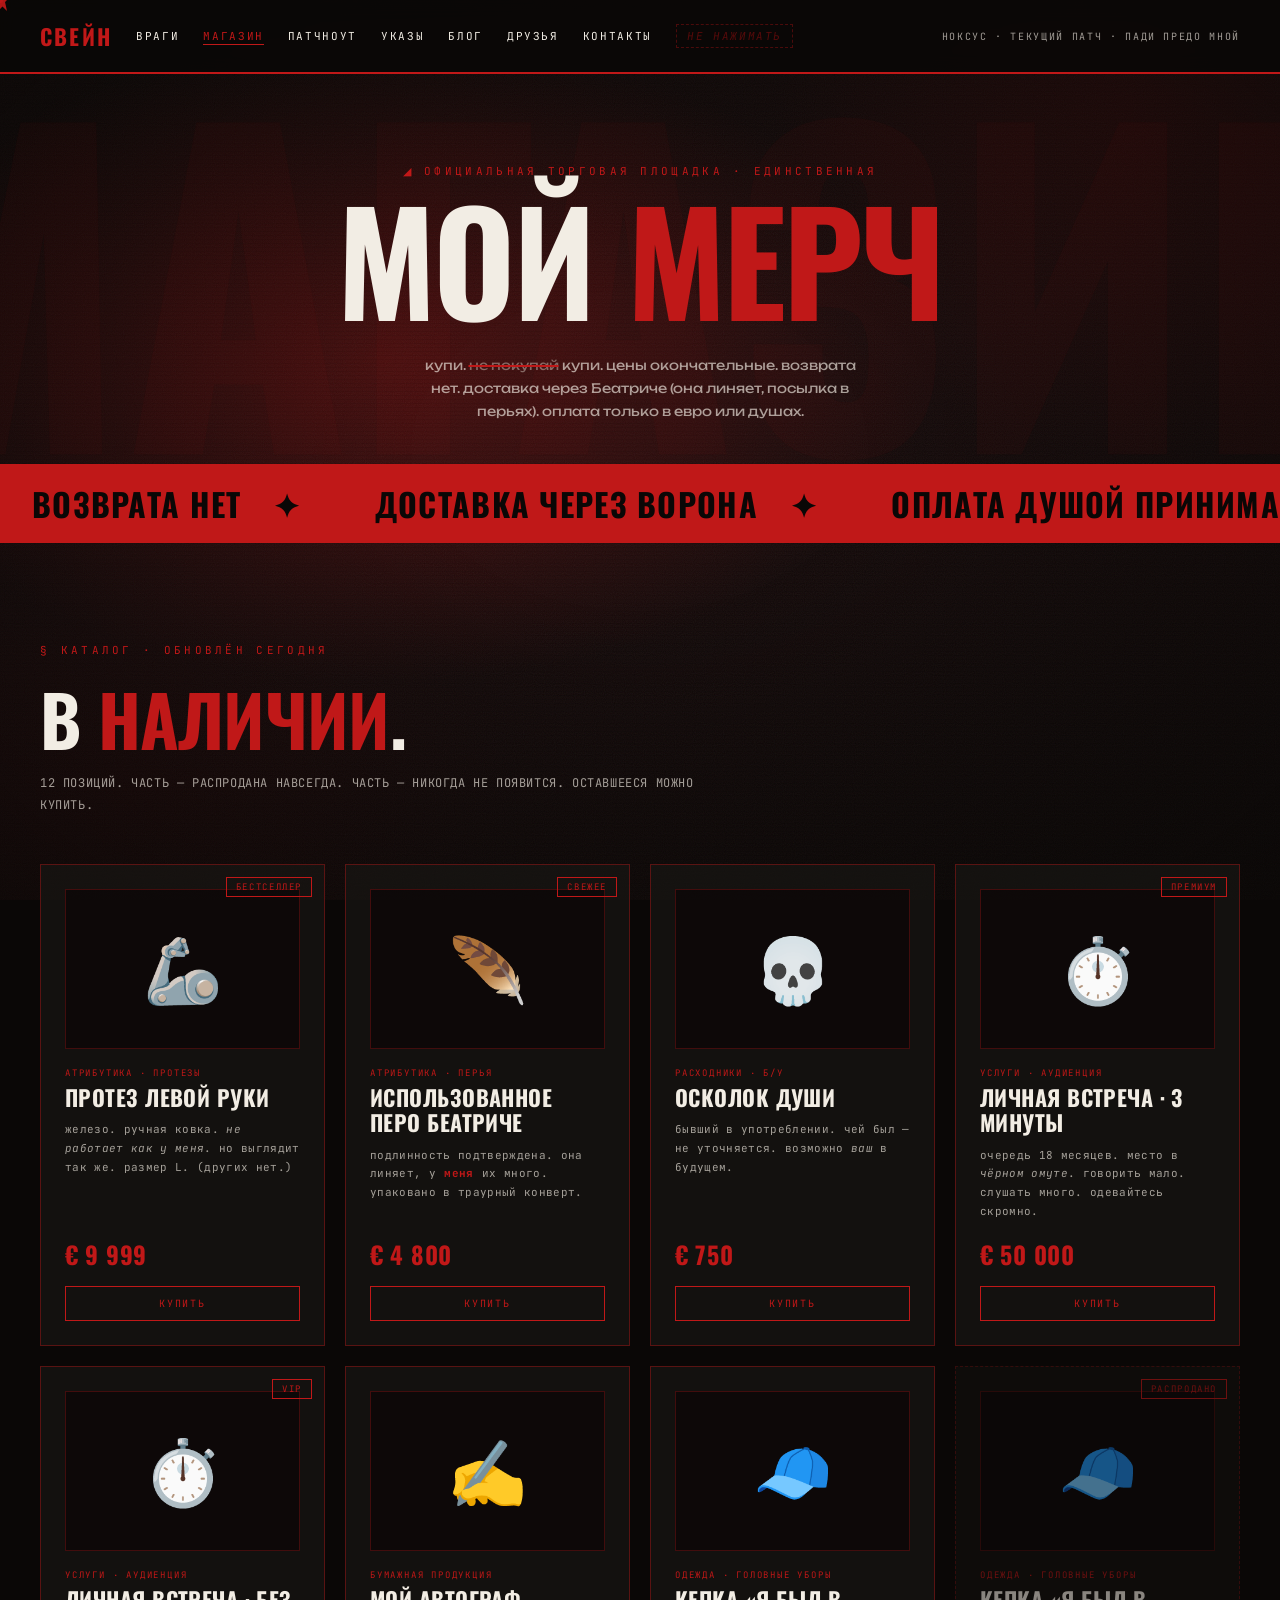
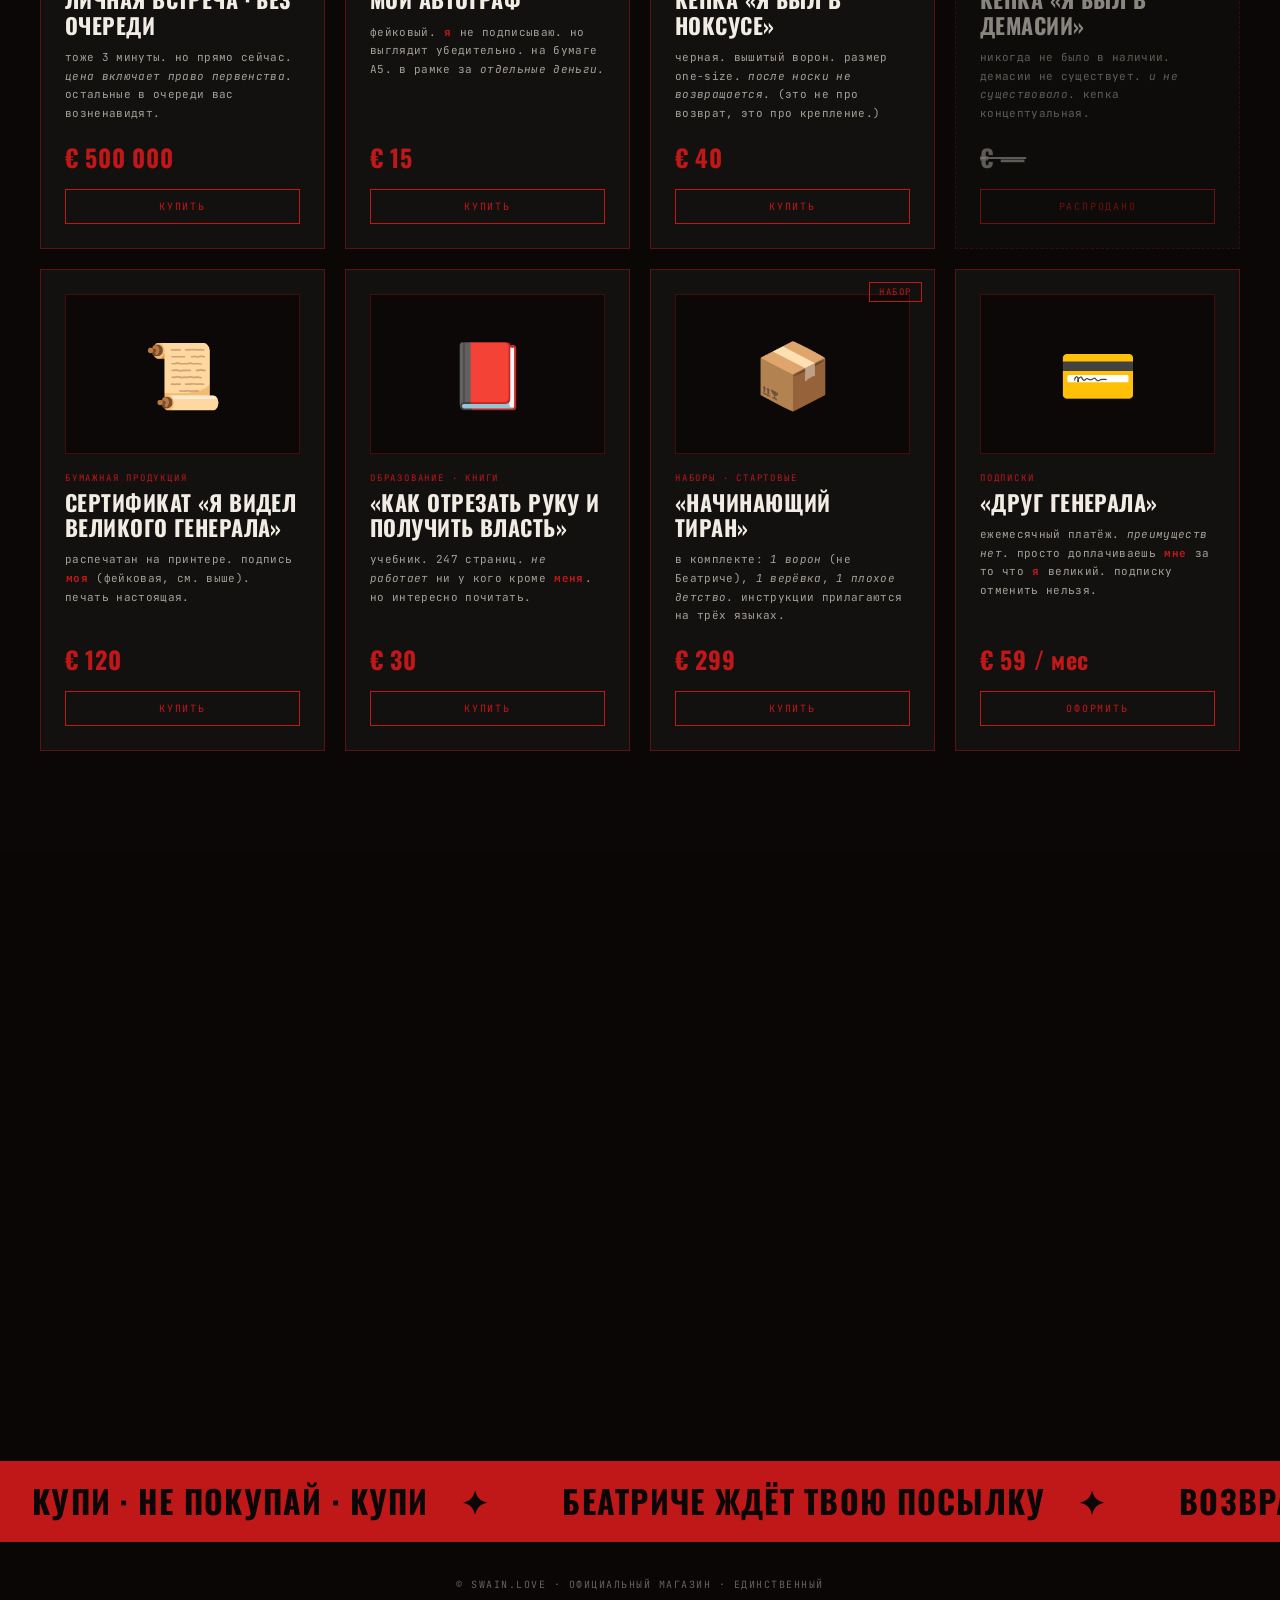
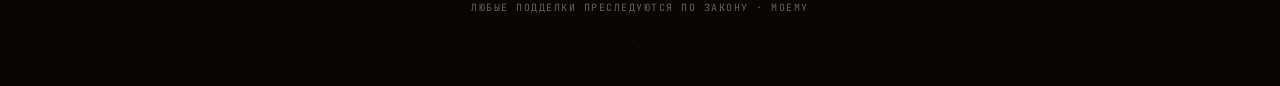
<file: shop.html>
<!DOCTYPE html>
<html lang="ru">
<head>
<meta charset="UTF-8">
<meta name="viewport" content="width=device-width, initial-scale=1.0">
<title>МАГАЗИН // СВЕЙН</title>
<link rel="icon" type="image/svg+xml" href="data:image/svg+xml,<svg xmlns='http://www.w3.org/2000/svg' viewBox='0 0 100 100'><text x='50%' y='50%' dominant-baseline='central' text-anchor='middle' font-size='80'>🐦</text></svg>">
<link rel="stylesheet" href="style.css">
</head>
<body>

<div id="cur">
  <svg viewBox="0 0 30 30" fill="none" xmlns="http://www.w3.org/2000/svg">
    <path d="M15 3C11 3 7 6.5 7 11C7 14.5 9 16 10 17L8 26L12.5 21.5L15 24L17.5 21.5L22 26L20 17C21 16 23 14.5 23 11C23 6.5 19 3 15 3Z" fill="#c01818" opacity=".92"/>
    <circle cx="12" cy="10" r="1.3" fill="#f2ede4"/>
    <path d="M7 9.5L3 7.5L7 11.5" fill="#c01818"/>
  </svg>
</div>
<div id="cur-dot"></div>

<div class="bg"></div>
<div class="grain"></div>
<div class="scanlines"></div>
<div class="vignette"></div>

<main>

  <nav class="topbar" id="topbar">
    <div class="left">
      <a href="index.html" class="brand">СВЕЙН</a>
      <a href="enemies.html" class="hide-m">Враги</a>
      <a href="shop.html" class="hide-m active">Магазин</a>
      <a href="patchnotes.html" class="hide-m">Патчноут</a>
      <a href="decrees.html" class="hide-m">Указы</a>
      <a href="blog.html" class="hide-m">Блог</a>
      <a href="friends.html" class="hide-m">Друзья</a>
      <a href="contacts.html" class="hide-m">Контакты</a>
      <a href="family.html" class="danger" title="не нажимать">не нажимать</a>
    </div>
    <div class="topbar-right">НОКСУС · ТЕКУЩИЙ ПАТЧ · ПАДИ ПРЕДО МНОЙ</div>
    <button class="burger" id="burger" aria-label="меню"><span></span><span></span><span></span></button>
    <div class="mobile-menu" id="mmenu">
      <a href="index.html">Главная</a>
      <a href="enemies.html">Враги</a>
      <a href="shop.html" class="active">Магазин</a>
      <a href="patchnotes.html">Патчноут</a>
      <a href="decrees.html">Указы</a>
      <a href="blog.html">Блог</a>
      <a href="friends.html">Друзья</a>
      <a href="contacts.html">Контакты</a>
      <a href="family.html" class="danger">не нажимать</a>
    </div>
  </nav>

  <!-- HERO -->
  <div class="hero-wrap" style="min-height: auto;">
    <div class="plx">
      <div class="plx-text-bg" style="font-size: 32vw;">МАГАЗИН</div>
    </div>
    <section class="hero single" style="min-height: auto; padding-top: 90px; padding-bottom: 40px;">
      <div class="hero-left" style="margin: 0 auto;">
        <div class="kicker">◢ официальная торговая площадка · единственная</div>
        <h1 style="font-size: clamp(56px, 11vw, 160px);">
          мой <span class="h1-red" data-t="МЕРЧ" style="transform: none; display: inline-block;">мерч</span>
        </h1>
        <p class="manifesto center" style="margin-left: auto; margin-right: auto;">
          купи. <span class="strike">не покупай</span> купи.
          цены окончательные. возврата нет. доставка через Беатриче (она линяет, посылка в перьях).
          оплата только в евро или душах.
        </p>
      </div>
    </section>
  </div>

  <!-- TICKER -->
  <div class="strip">
    <div class="strip-inner">
      <span>возврата нет</span>
      <span>доставка через ворона</span>
      <span>оплата душой принимается</span>
      <span>беатриче линяет — товар свежий</span>
      <span>возврата нет</span>
      <span>доставка через ворона</span>
      <span>оплата душой принимается</span>
      <span>беатриче линяет — товар свежий</span>
    </div>
  </div>

  <!-- SHOP -->
  <section class="block">
    <div class="reveal">
      <div class="sec-label">каталог · обновлён сегодня</div>
      <h2 class="sec-h2">в <em>наличии</em>.</h2>
      <p class="sec-lede">12 позиций. часть — распродана навсегда. часть — никогда не появится. оставшееся можно купить.</p>
    </div>

    <div class="shop-grid">

      <div class="product reveal">
        <div class="product-stamp">бестселлер</div>
        <div class="product-img">🦾</div>
        <div class="product-cat">атрибутика · протезы</div>
        <div class="product-name">протез левой руки</div>
        <div class="product-desc">железо. ручная ковка. <em>не работает как у меня</em>. но выглядит так же. размер L. (других нет.)</div>
        <div class="product-price">€ 9 999</div>
        <a href="#" class="product-buy"><span>купить</span></a>
      </div>

      <div class="product reveal">
        <div class="product-stamp">свежее</div>
        <div class="product-img">🪶</div>
        <div class="product-cat">атрибутика · перья</div>
        <div class="product-name">использованное перо беатриче</div>
        <div class="product-desc">подлинность подтверждена. она линяет, у <span class="me">меня</span> их много. упаковано в траурный конверт.</div>
        <div class="product-price">€ 4 800</div>
        <a href="#" class="product-buy"><span>купить</span></a>
      </div>

      <div class="product reveal">
        <div class="product-img">💀</div>
        <div class="product-cat">расходники · б/у</div>
        <div class="product-name">осколок души</div>
        <div class="product-desc">бывший в употреблении. чей был — не уточняется. возможно <em>ваш</em> в будущем.</div>
        <div class="product-price">€ 750</div>
        <a href="#" class="product-buy"><span>купить</span></a>
      </div>

      <div class="product reveal">
        <div class="product-stamp">премиум</div>
        <div class="product-img">⏱️</div>
        <div class="product-cat">услуги · аудиенция</div>
        <div class="product-name">личная встреча · 3 минуты</div>
        <div class="product-desc">очередь 18 месяцев. место в <em>чёрном омуте</em>. говорить мало. слушать много. одевайтесь скромно.</div>
        <div class="product-price">€ 50 000</div>
        <a href="#" class="product-buy"><span>купить</span></a>
      </div>

      <div class="product reveal">
        <div class="product-stamp">VIP</div>
        <div class="product-img">⏱️</div>
        <div class="product-cat">услуги · аудиенция</div>
        <div class="product-name">личная встреча · без очереди</div>
        <div class="product-desc">тоже 3 минуты. но прямо сейчас. <em>цена включает право первенства</em>. остальные в очереди вас возненавидят.</div>
        <div class="product-price">€ 500 000</div>
        <a href="#" class="product-buy"><span>купить</span></a>
      </div>

      <div class="product reveal">
        <div class="product-img">✍️</div>
        <div class="product-cat">бумажная продукция</div>
        <div class="product-name">мой автограф</div>
        <div class="product-desc">фейковый. <span class="me">я</span> не подписываю. но выглядит убедительно. на бумаге А5. в рамке за <em>отдельные деньги</em>.</div>
        <div class="product-price">€ 15</div>
        <a href="#" class="product-buy"><span>купить</span></a>
      </div>

      <div class="product reveal">
        <div class="product-img">🧢</div>
        <div class="product-cat">одежда · головные уборы</div>
        <div class="product-name">кепка «я был в ноксусе»</div>
        <div class="product-desc">черная. вышитый ворон. размер one-size. <em>после носки не возвращается</em>. (это не про возврат, это про крепление.)</div>
        <div class="product-price">€ 40</div>
        <a href="#" class="product-buy"><span>купить</span></a>
      </div>

      <div class="product sold-out reveal">
        <div class="product-stamp">распродано</div>
        <div class="product-img">🧢</div>
        <div class="product-cat">одежда · головные уборы</div>
        <div class="product-name">кепка «я был в демасии»</div>
        <div class="product-desc">никогда не было в наличии. демасии не существует. <em>и не существовало</em>. кепка концептуальная.</div>
        <div class="product-price">€ —</div>
        <a href="#" class="product-buy"><span>распродано</span></a>
      </div>

      <div class="product reveal">
        <div class="product-img">📜</div>
        <div class="product-cat">бумажная продукция</div>
        <div class="product-name">сертификат «я видел великого генерала»</div>
        <div class="product-desc">распечатан на принтере. подпись <span class="me">моя</span> (фейковая, см. выше). печать настоящая.</div>
        <div class="product-price">€ 120</div>
        <a href="#" class="product-buy"><span>купить</span></a>
      </div>

      <div class="product reveal">
        <div class="product-img">📕</div>
        <div class="product-cat">образование · книги</div>
        <div class="product-name">«как отрезать руку и получить власть»</div>
        <div class="product-desc">учебник. 247 страниц. <em>не работает</em> ни у кого кроме <span class="me">меня</span>. но интересно почитать.</div>
        <div class="product-price">€ 30</div>
        <a href="#" class="product-buy"><span>купить</span></a>
      </div>

      <div class="product reveal">
        <div class="product-stamp">набор</div>
        <div class="product-img">📦</div>
        <div class="product-cat">наборы · стартовые</div>
        <div class="product-name">«начинающий тиран»</div>
        <div class="product-desc">в комплекте: <em>1 ворон</em> (не Беатриче), <em>1 верёвка</em>, <em>1 плохое детство</em>. инструкции прилагаются на трёх языках.</div>
        <div class="product-price">€ 299</div>
        <a href="#" class="product-buy"><span>купить</span></a>
      </div>

      <div class="product reveal">
        <div class="product-img">💳</div>
        <div class="product-cat">подписки</div>
        <div class="product-name">«друг генерала»</div>
        <div class="product-desc">ежемесячный платёж. <em>преимуществ нет</em>. просто доплачиваешь <span class="me">мне</span> за то что <span class="me">я</span> великий. подписку отменить нельзя.</div>
        <div class="product-price">€ 59 / мес</div>
        <a href="#" class="product-buy"><span>оформить</span></a>
      </div>

    </div>
  </section>

  <!-- INFO BLOCK -->
  <section class="block shaded">
    <div class="reveal">
      <div class="sec-label">условия торговли · важно</div>
      <h2 class="sec-h2">прежде чем <em>купишь</em>.</h2>
      <p class="sec-lede">прочитай. не прочитал — твоя проблема. <span class="me">я</span> предупредил.</p>
    </div>

    <div style="display: grid; grid-template-columns: repeat(auto-fit, minmax(280px, 1fr)); gap: 16px;">
      <div class="tile reveal">
        <div class="tile-stamp">правило 1</div>
        <div class="tile-num">∅</div>
        <div class="tile-title">возврата<br>не существует</div>
        <div class="tile-body">купил — твоё. навсегда. независимо от состояния. жаловаться можно <a href="contacts.html" style="color: var(--blood);">сюда</a>. (не помогает.)</div>
      </div>
      <div class="tile reveal">
        <div class="tile-stamp">правило 2</div>
        <div class="tile-num">🐦</div>
        <div class="tile-title">доставка<br>через беатриче</div>
        <div class="tile-body">срок 1–14 дней. зависит от её настроения. не торопите её. посылка приходит в перьях.</div>
      </div>
      <div class="tile reveal">
        <div class="tile-stamp">правило 3</div>
        <div class="tile-num">∞</div>
        <div class="tile-title">оплата<br>в евро или душах</div>
        <div class="tile-body">курс плавающий. душа за €1 200. редкая душа дороже. ваша душа — на оценке. результат сообщим.</div>
      </div>
    </div>
  </section>

  <!-- BOTTOM TICKER -->
  <div class="strip">
    <div class="strip-inner">
      <span>купи · не покупай · купи</span>
      <span>беатриче ждёт твою посылку</span>
      <span>возврата нет</span>
      <span>купи · не покупай · купи</span>
      <span>беатриче ждёт твою посылку</span>
      <span>возврата нет</span>
    </div>
  </div>

  <footer class="bottom">
    <div>© SWAIN.LOVE · ОФИЦИАЛЬНЫЙ МАГАЗИН · ЕДИНСТВЕННЫЙ</div>
    <div>любые подделки преследуются по закону · моему</div>
    <div class="secret"><a href="family.html">.</a></div>
  </footer>
</main>

<script src="script.js"></script>
</body>
</html>
</file>
<file: style.css>
/* ==========================================================
   SWAIN.LOVE — global stylesheet
   эстетика: «рассекреченное досье ноксианского ордена»
   ========================================================== */

@import url('https://fonts.googleapis.com/css2?family=Oswald:wght@400;500;700&family=Unbounded:wght@400;500;600;900&family=JetBrains+Mono:wght@400;700&display=swap');

:root {
  --blood: #c01818;
  --blood-soft: #a01212;
  --blood-deep: #6a0c0c;
  --bone: #f2ede4;
  --bone-mute: rgba(242, 237, 228, 0.65);
  --ink: #0a0706;
  --ink-soft: #160a0a;
  --ash: #1a1715;

  --gx: 30%;
  --gy: 40%;
}

*, *::before, *::after {
  margin: 0;
  padding: 0;
  box-sizing: border-box;
}
html { scroll-behavior: smooth; }
html, body { overflow-x: hidden; }
body {
  background: var(--ink);
  color: var(--bone);
  font-family: 'Unbounded', sans-serif;
  min-height: 100vh;
  position: relative;
}
@media (hover: hover) and (pointer: fine) {
  body, body * { cursor: none; }
}

/* ============ CURSOR ============ */
#cur {
  position: fixed;
  pointer-events: none;
  z-index: 9999;
  width: 30px; height: 30px;
  transform: translate(-50%, -50%);
  transition: transform 0.15s, opacity 0.2s;
  display: none;
}
#cur svg { width: 100%; height: 100%; }
#cur-dot {
  position: fixed;
  pointer-events: none;
  z-index: 9998;
  width: 6px; height: 6px;
  background: var(--blood);
  border-radius: 50%;
  transform: translate(-50%, -50%);
  transition: left 0.15s ease, top 0.15s ease, transform 0.15s;
  display: none;
}
@media (hover: hover) and (pointer: fine) {
  #cur, #cur-dot { display: block; }
}
.cur-hover #cur { transform: translate(-50%, -50%) scale(1.5); }
.cur-hover #cur-dot { transform: translate(-50%, -50%) scale(2.2); }

/* ============ BACKGROUND ============ */
.bg {
  position: fixed; inset: 0; z-index: 0;
  background:
    radial-gradient(ellipse 65% 55% at var(--gx) var(--gy), rgba(160, 20, 20, 0.38) 0%, transparent 65%),
    radial-gradient(ellipse 50% 70% at 88% 12%, rgba(90, 10, 10, 0.28) 0%, transparent 55%),
    radial-gradient(ellipse 55% 45% at 10% 88%, rgba(50, 5, 5, 0.22) 0%, transparent 55%),
    linear-gradient(160deg, #0d0807 0%, #160a0a 50%, #0a0706 100%);
  transition: background 0.4s ease;
}
.grain {
  position: fixed; inset: 0; z-index: 1;
  pointer-events: none;
  opacity: 0.07;
  background-image: url("data:image/svg+xml;utf8,<svg xmlns='http://www.w3.org/2000/svg' width='200' height='200'><filter id='n'><feTurbulence type='fractalNoise' baseFrequency='0.9'/></filter><rect width='100%25' height='100%25' filter='url(%23n)'/></svg>");
}
.scanlines {
  position: fixed; inset: 0; z-index: 1;
  pointer-events: none;
  background: repeating-linear-gradient(
    to bottom,
    transparent 0,
    transparent 3px,
    rgba(0, 0, 0, 0.06) 3px,
    rgba(0, 0, 0, 0.06) 4px
  );
}
.vignette {
  position: fixed; inset: 0; z-index: 1;
  pointer-events: none;
  background: radial-gradient(ellipse at center, transparent 25%, rgba(10, 7, 6, 0.6) 100%);
}

main {
  position: relative;
  z-index: 3;
  min-height: 100vh;
}

/* ============ TOPBAR ============ */
.topbar {
  position: sticky;
  top: 0;
  z-index: 100;
  display: flex;
  justify-content: space-between;
  align-items: center;
  padding: 20px 40px;
  border-bottom: 2px solid var(--blood);
  font-family: 'JetBrains Mono', monospace;
  font-size: 11px;
  letter-spacing: 0.15em;
  text-transform: uppercase;
  background: rgba(10, 7, 6, 0.88);
  backdrop-filter: blur(10px);
  transition: padding 0.3s;
}
.topbar.small { padding: 12px 40px; }
.topbar .left {
  display: flex;
  gap: 24px;
  align-items: center;
  flex-wrap: wrap;
}
.topbar .brand {
  font-family: 'Oswald', sans-serif;
  font-weight: 700;
  font-size: 22px;
  letter-spacing: 0.1em;
  color: var(--blood);
  text-decoration: none;
  text-transform: uppercase;
}
.topbar a {
  color: var(--bone);
  text-decoration: none;
  transition: color 0.2s;
  position: relative;
}
.topbar a:not(.brand)::after {
  content: '';
  position: absolute;
  bottom: -2px;
  left: 0;
  width: 0;
  height: 1px;
  background: var(--blood);
  transition: width 0.25s;
}
.topbar a:not(.brand):hover {
  color: var(--blood);
}
.topbar a:not(.brand):hover::after {
  width: 100%;
}
.topbar a.active {
  color: var(--blood);
}
.topbar a.active::after {
  width: 100%;
}
.topbar a.danger {
  color: var(--blood-deep);
  border: 1px dashed rgba(192, 24, 24, 0.45);
  padding: 4px 10px;
  font-style: italic;
  opacity: 0.8;
}
.topbar a.danger:hover {
  background: var(--blood);
  color: var(--ink);
  font-style: normal;
  opacity: 1;
}
.topbar a.danger::after { display: none; }
.blink::before {
  content: "●";
  color: var(--blood);
  margin-right: 8px;
  animation: blink 1.4s steps(2) infinite;
}
@keyframes blink { 50% { opacity: 0; } }

.topbar-right {
  font-size: 10px;
  color: var(--bone-mute);
}

/* hamburger */
.burger {
  display: none;
  flex-direction: column;
  gap: 5px;
  background: none;
  border: none;
  padding: 4px;
}
.burger span {
  display: block;
  width: 24px;
  height: 2px;
  background: var(--bone);
  transition: all 0.3s;
}
.burger.open span:nth-child(1) {
  transform: rotate(45deg) translate(5px, 5px);
}
.burger.open span:nth-child(2) {
  opacity: 0;
}
.burger.open span:nth-child(3) {
  transform: rotate(-45deg) translate(5px, -5px);
}
.mobile-menu {
  display: none;
  position: absolute;
  top: 100%;
  left: 0;
  right: 0;
  background: rgba(10, 7, 6, 0.97);
  border-bottom: 2px solid var(--blood);
  padding: 24px;
  flex-direction: column;
  gap: 18px;
}
.mobile-menu a {
  color: var(--bone);
  text-decoration: none;
  font-family: 'JetBrains Mono', monospace;
  font-size: 13px;
  letter-spacing: 0.15em;
  text-transform: uppercase;
}
.mobile-menu a.active { color: var(--blood); }
.mobile-menu.open { display: flex; }

/* ============ PARALLAX BLOBS ============ */
.plx {
  position: absolute;
  inset: 0;
  pointer-events: none;
  will-change: transform;
}
.plx-blob-1 {
  position: absolute;
  width: 700px; height: 700px;
  top: -100px;
  right: -100px;
  background: radial-gradient(circle, rgba(192, 24, 24, 0.12) 0%, transparent 70%);
  border-radius: 50%;
}
.plx-blob-2 {
  position: absolute;
  width: 500px; height: 500px;
  bottom: -50px;
  left: -80px;
  background: radial-gradient(circle, rgba(80, 10, 10, 0.15) 0%, transparent 70%);
  border-radius: 50%;
}
.plx-text-bg {
  position: absolute;
  font-family: 'Oswald', sans-serif;
  font-weight: 700;
  font-size: 35vw;
  line-height: 1;
  color: rgba(192, 24, 24, 0.04);
  top: 50%;
  left: 50%;
  transform: translate(-50%, -50%);
  white-space: nowrap;
  pointer-events: none;
  user-select: none;
}

/* ============ HERO ============ */
.hero-wrap {
  position: relative;
  min-height: calc(100vh - 70px);
  overflow: hidden;
}
.hero {
  position: relative;
  z-index: 2;
  min-height: calc(100vh - 70px);
  display: grid;
  grid-template-columns: 1fr 1fr;
  align-items: center;
  padding: 80px 40px 60px;
  gap: 40px;
}
.hero.single {
  grid-template-columns: 1fr;
  text-align: center;
}
.hero-left {
  opacity: 0;
  transform: translateY(30px);
  animation: fadeUp 0.9s 0.2s ease forwards;
}
.hero-right {
  opacity: 0;
  transform: translateY(30px);
  animation: fadeUp 0.9s 0.5s ease forwards;
}
@keyframes fadeUp {
  to {
    opacity: 1;
    transform: translateY(0);
  }
}

.kicker {
  font-family: 'JetBrains Mono', monospace;
  font-size: 11px;
  letter-spacing: 0.3em;
  color: var(--blood);
  margin-bottom: 20px;
  text-transform: uppercase;
}

.hero h1 {
  font-family: 'Oswald', sans-serif;
  font-weight: 700;
  font-size: clamp(72px, 13vw, 200px);
  line-height: 0.85;
  letter-spacing: -0.02em;
  text-transform: uppercase;
}
.h1-red {
  display: block;
  color: var(--blood);
  transform: translateX(-0.5ch);
  animation: glitchShift 7s 2s infinite;
  position: relative;
}
.h1-red::before, .h1-red::after {
  content: attr(data-t);
  position: absolute;
  top: 0;
  left: 0;
  width: 100%;
  opacity: 0;
}
.h1-red::before {
  color: #0ff;
  animation: glitchTop 7s 2s infinite;
}
.h1-red::after {
  color: #f0f;
  animation: glitchBot 7s 2s infinite;
}
.h1-outline {
  display: block;
  color: transparent;
  -webkit-text-stroke: 2px var(--bone);
  transform: translateX(1ch);
}
@keyframes glitchShift {
  0%, 88%, 100% { transform: translateX(-0.5ch); }
  89% { transform: translateX(-0.5ch) skewX(-4deg); }
  90% { transform: translateX(calc(-0.5ch + 5px)); }
  91% { transform: translateX(calc(-0.5ch - 4px)); }
  92% { transform: translateX(-0.5ch); }
  95% { transform: translateX(calc(-0.5ch + 2px)) skewX(2deg); }
  96% { transform: translateX(-0.5ch); }
}
@keyframes glitchTop {
  0%, 88%, 100% { opacity: 0; }
  89% { opacity: 0.8; clip-path: inset(10% 0 60% 0); transform: translateX(7px); }
  90% { opacity: 0.8; clip-path: inset(40% 0 30% 0); transform: translateX(-4px); }
  91% { opacity: 0; }
}
@keyframes glitchBot {
  0%, 90%, 100% { opacity: 0; }
  91% { opacity: 0.7; clip-path: inset(60% 0 5% 0); transform: translateX(-6px); }
  92% { opacity: 0.7; clip-path: inset(30% 0 40% 0); transform: translateX(4px); }
  93% { opacity: 0; }
}

.manifesto {
  margin-top: 36px;
  font-size: 13px;
  line-height: 1.8;
  color: var(--bone-mute);
  max-width: 460px;
  font-weight: 400;
  text-wrap: pretty;
}
.manifesto.center {
  margin-left: auto;
  margin-right: auto;
}

/* ============ STAMPS (стэмпы со счётчиками) ============ */
.stamps {
  display: flex;
  flex-direction: column;
  gap: 18px;
  align-items: flex-end;
}
.stamp {
  border: 2px solid var(--blood);
  padding: 18px 26px;
  font-family: 'JetBrains Mono', monospace;
  text-transform: uppercase;
  transform: rotate(-2.5deg);
  background: rgba(10, 7, 6, 0.45);
  backdrop-filter: blur(3px);
  transition: transform 0.3s cubic-bezier(0.34, 1.56, 0.64, 1), box-shadow 0.3s;
  min-width: 240px;
}
.stamp:hover {
  transform: rotate(-1deg) scale(1.04);
  box-shadow: 0 0 30px rgba(192, 24, 24, 0.3);
}
.stamp-w {
  transform: rotate(2deg);
  border-color: var(--bone);
}
.stamp-w .big { color: var(--bone); }
.stamp-w:hover {
  transform: rotate(3deg) scale(1.04);
  box-shadow: 0 0 30px rgba(242, 237, 228, 0.12);
}
.stamp .big {
  font-family: 'Oswald', sans-serif;
  font-weight: 700;
  font-size: 42px;
  line-height: 1.1;
  color: var(--blood);
  font-variant-numeric: tabular-nums;
  margin: 4px 0;
}
.stamp .lbl {
  font-size: 9px;
  letter-spacing: 0.18em;
  color: var(--bone-mute);
}

/* ============ STRIP TICKER ============ */
.strip {
  overflow: hidden;
  border-top: 2px solid var(--blood);
  border-bottom: 2px solid var(--blood);
  background: var(--blood);
  color: var(--ink);
  padding: 14px 0;
  white-space: nowrap;
}
.strip:hover .strip-inner {
  animation-play-state: paused;
}
.strip-inner {
  display: inline-block;
  animation: ticker 32s linear infinite;
  font-family: 'Oswald', sans-serif;
  font-weight: 700;
  font-size: 32px;
  letter-spacing: 0.04em;
  text-transform: uppercase;
}
.strip-inner span { margin: 0 32px; }
.strip-inner span::after {
  content: "✦";
  margin-left: 32px;
}
@keyframes ticker {
  from { transform: translateX(0); }
  to { transform: translateX(-50%); }
}

/* ============ SECTIONS ============ */
section.block {
  padding: 100px 40px;
  position: relative;
}
section.block.shaded {
  background: rgba(10, 7, 6, 0.88);
  backdrop-filter: blur(8px);
}
.sec-label {
  font-family: 'JetBrains Mono', monospace;
  font-size: 11px;
  letter-spacing: 0.3em;
  color: var(--blood);
  text-transform: uppercase;
  margin-bottom: 28px;
}
.sec-label::before { content: "§ "; }
.sec-h2 {
  font-family: 'Oswald', sans-serif;
  font-weight: 700;
  font-size: clamp(40px, 5.5vw, 78px);
  line-height: 0.95;
  letter-spacing: -0.01em;
  text-transform: uppercase;
  margin-bottom: 20px;
}
.sec-h2 em {
  color: var(--blood);
  font-style: normal;
}
.sec-lede {
  font-family: 'JetBrains Mono', monospace;
  font-size: 12px;
  line-height: 1.85;
  letter-spacing: 0.05em;
  color: var(--bone-mute);
  max-width: 700px;
  text-transform: uppercase;
  margin-bottom: 48px;
}

/* fade-up reveal on scroll */
.reveal {
  opacity: 0;
  transform: translateY(30px);
  transition: opacity 0.7s ease, transform 0.7s ease;
}
.reveal.vis {
  opacity: 1;
  transform: translateY(0);
}

/* ============ SIGNATURE STYLES ============ */
.me {
  color: var(--blood);
  font-weight: 700;
  padding: 0 1px;
}
.strike {
  color: rgba(242, 237, 228, 0.4);
  text-decoration: line-through;
  text-decoration-color: var(--blood);
  text-decoration-thickness: 2px;
}
.signature {
  display: block;
  font-family: 'Oswald', sans-serif;
  font-weight: 700;
  font-size: 22px;
  color: var(--blood);
  letter-spacing: 0.12em;
  margin-top: 18px;
  text-align: right;
  text-transform: uppercase;
}
.signature::before { content: "— "; }
.whisper {
  color: var(--bone-mute);
  font-style: italic;
  font-size: 0.92em;
}

/* ============ CARDS / TILES ============ */
.tile {
  border: 1px solid rgba(192, 24, 24, 0.4);
  padding: 24px 22px;
  background: rgba(26, 23, 21, 0.6);
  position: relative;
  transition: border-color 0.25s, transform 0.25s, box-shadow 0.25s;
  overflow: hidden;
}
.tile:hover {
  border-color: var(--blood);
  transform: translateY(-3px);
  box-shadow: 0 8px 32px rgba(192, 24, 24, 0.18);
}
.tile-stamp {
  position: absolute;
  top: 14px;
  right: -22px;
  font-family: 'JetBrains Mono', monospace;
  font-size: 7px;
  letter-spacing: 0.12em;
  color: rgba(192, 24, 24, 0.45);
  transform: rotate(90deg);
  text-transform: uppercase;
}
.tile-num {
  font-family: 'Oswald', sans-serif;
  font-weight: 700;
  font-size: 38px;
  color: var(--blood);
  line-height: 1;
  margin-bottom: 8px;
}
.tile-title {
  font-family: 'Oswald', sans-serif;
  font-weight: 500;
  font-size: 22px;
  text-transform: uppercase;
  letter-spacing: 0.02em;
  margin-bottom: 12px;
  border-bottom: 1px solid rgba(192, 24, 24, 0.3);
  padding-bottom: 10px;
  line-height: 1.15;
}
.tile-body {
  font-size: 12px;
  line-height: 1.7;
  color: var(--bone-mute);
  font-family: 'JetBrains Mono', monospace;
}
.tile-meta {
  margin-top: 14px;
  font-family: 'JetBrains Mono', monospace;
  font-size: 9px;
  color: rgba(192, 24, 24, 0.7);
  letter-spacing: 0.1em;
}

/* ============ DOCTRINE / TENETS (для биографии) ============ */
.doctrine {
  display: grid;
  grid-template-columns: 220px 1fr;
  gap: 80px;
}
.doctrine-sticky {
  font-family: 'JetBrains Mono', monospace;
  font-size: 11px;
  letter-spacing: 0.3em;
  color: var(--blood);
  text-transform: uppercase;
  position: sticky;
  top: 90px;
  align-self: start;
}
.doctrine-sticky::before { content: "§ "; }
.tenets {
  display: flex;
  flex-direction: column;
  gap: 36px;
}
.tenet {
  display: grid;
  grid-template-columns: 70px 1fr;
  gap: 28px;
  padding-bottom: 36px;
  border-bottom: 1px solid rgba(192, 24, 24, 0.25);
}
.tenet:last-child { border-bottom: none; padding-bottom: 0; }
.t-num {
  font-family: 'Oswald', sans-serif;
  font-weight: 700;
  font-size: 56px;
  line-height: 1;
  color: var(--blood);
}
.t-body h3 {
  font-family: 'Oswald', sans-serif;
  font-weight: 700;
  font-size: 26px;
  line-height: 1.05;
  text-transform: uppercase;
  margin-bottom: 10px;
}
.t-body p {
  font-size: 13px;
  line-height: 1.75;
  color: var(--bone-mute);
  text-wrap: pretty;
}

/* ============ NEWS ITEMS ============ */
.news-grid {
  display: grid;
  grid-template-columns: repeat(2, 1fr);
  gap: 20px;
}
.news-item {
  border-left: 2px solid var(--blood);
  background: rgba(26, 23, 21, 0.6);
  padding: 18px 22px;
  font-family: 'JetBrains Mono', monospace;
  font-size: 11px;
  line-height: 1.7;
  color: var(--bone-mute);
  letter-spacing: 0.04em;
}
.news-item .timestamp {
  color: var(--blood);
  font-size: 9px;
  letter-spacing: 0.18em;
  text-transform: uppercase;
  margin-bottom: 8px;
  display: block;
}
.news-item b {
  color: var(--bone);
  font-weight: 700;
  text-transform: uppercase;
  letter-spacing: 0.05em;
}

/* ============ ACHIEVEMENTS ============ */
.achievements {
  list-style: none;
  display: grid;
  grid-template-columns: 1fr 1fr;
  gap: 12px 32px;
  font-family: 'JetBrains Mono', monospace;
  font-size: 12px;
  line-height: 1.7;
}
.achievements li {
  padding: 10px 0 10px 28px;
  border-bottom: 1px solid rgba(192, 24, 24, 0.2);
  position: relative;
  color: var(--bone-mute);
  letter-spacing: 0.03em;
}
.achievements li::before {
  content: "✓";
  position: absolute;
  left: 0;
  color: var(--blood);
  font-family: 'Oswald', sans-serif;
  font-weight: 700;
  font-size: 16px;
}

/* ============ QUOTE ============ */
.quote-block {
  text-align: center;
  padding: 80px 40px;
}
.quote-block .q {
  font-family: 'Oswald', sans-serif;
  font-weight: 500;
  font-size: clamp(28px, 4.5vw, 56px);
  line-height: 1.15;
  letter-spacing: -0.01em;
  margin-bottom: 18px;
  max-width: 1000px;
  margin-left: auto;
  margin-right: auto;
}
.quote-block .q::before {
  content: "« ";
  color: var(--blood);
}
.quote-block .q::after {
  content: " »";
  color: var(--blood);
}
.quote-block .att {
  font-family: 'JetBrains Mono', monospace;
  font-size: 11px;
  letter-spacing: 0.25em;
  color: var(--blood);
  text-transform: uppercase;
}

/* ============ ADVICE BUTTON / CTA ============ */
.cta-btn {
  font-family: 'JetBrains Mono', monospace;
  font-size: 13px;
  letter-spacing: 0.2em;
  text-transform: uppercase;
  padding: 18px 42px;
  background: var(--blood);
  color: var(--bone);
  border: 2px solid var(--blood);
  position: relative;
  overflow: hidden;
  transition: color 0.3s, border-color 0.3s;
  display: inline-block;
}
.cta-btn::before {
  content: '';
  position: absolute;
  inset: 0;
  background: var(--bone);
  transform: scaleX(0);
  transform-origin: left;
  transition: transform 0.3s cubic-bezier(0.77, 0, 0.18, 1);
  z-index: 0;
}
.cta-btn:hover::before { transform: scaleX(1); }
.cta-btn:hover { color: var(--ink); }
.cta-btn span { position: relative; z-index: 1; }

.cta-out {
  margin-top: 28px;
  font-family: 'JetBrains Mono', monospace;
  font-size: 13px;
  letter-spacing: 0.05em;
  color: var(--bone);
  min-height: 24px;
  font-style: italic;
}

/* ============ RAVEN WALL ============ */
.raven-wall {
  background: rgba(192, 24, 24, 0.95);
  color: var(--ink);
  padding: 50px 30px;
  text-align: center;
  border-top: 2px solid var(--ink);
  border-bottom: 2px solid var(--ink);
  font-size: 28px;
  line-height: 1.4;
  word-break: break-all;
  user-select: none;
  letter-spacing: 0.04em;
}
.raven-wall .raven {
  display: inline-block;
  transition: transform 0.1s;
  user-select: none;
}
.raven-wall .raven:hover { transform: scale(1.4) rotate(15deg); }
.raven-wall .raven.clicked {
  opacity: 0.3;
  transform: scale(0.7);
}

/* ============ FAKE SEARCH ============ */
.search-fake {
  display: flex;
  border: 1px solid rgba(192, 24, 24, 0.5);
  background: rgba(10, 7, 6, 0.5);
  max-width: 720px;
  transition: border-color 0.2s;
}
.search-fake:focus-within { border-color: var(--blood); }
.search-fake input {
  flex: 1;
  background: transparent;
  border: none;
  outline: none;
  color: var(--bone);
  font-family: 'JetBrains Mono', monospace;
  font-size: 13px;
  padding: 16px 20px;
  letter-spacing: 0.05em;
}
.search-fake input::placeholder {
  color: rgba(242, 237, 228, 0.3);
}
.search-fake button {
  background: var(--blood);
  color: var(--bone);
  border: none;
  padding: 0 28px;
  font-family: 'JetBrains Mono', monospace;
  font-size: 11px;
  letter-spacing: 0.2em;
  text-transform: uppercase;
  transition: background 0.2s;
}
.search-fake button:hover { background: var(--blood-soft); }
.search-result {
  margin-top: 16px;
  padding: 14px 18px;
  background: rgba(192, 24, 24, 0.08);
  border-left: 2px solid var(--blood);
  font-family: 'JetBrains Mono', monospace;
  font-size: 12px;
  line-height: 1.6;
  letter-spacing: 0.04em;
  display: none;
  color: var(--bone);
}
.search-result.show { display: block; }

/* ============ CERTIFICATE ============ */
.certificate {
  max-width: 700px;
  margin: 0 auto;
  background: rgba(26, 23, 21, 0.85);
  border: 2px solid var(--blood);
  padding: 50px 60px;
  position: relative;
  text-align: center;
}
.certificate::before, .certificate::after {
  content: "✦";
  position: absolute;
  color: var(--blood);
  font-size: 18px;
}
.certificate::before { top: 16px; left: 18px; }
.certificate::after { bottom: 16px; right: 18px; }
.certificate-h {
  font-family: 'Oswald', sans-serif;
  font-weight: 700;
  font-size: 38px;
  text-transform: uppercase;
  color: var(--bone);
  margin-bottom: 6px;
  letter-spacing: 0.02em;
}
.certificate-no {
  font-family: 'JetBrains Mono', monospace;
  font-size: 11px;
  color: var(--blood);
  letter-spacing: 0.2em;
  margin-bottom: 32px;
}
.certificate-body {
  font-family: 'JetBrains Mono', monospace;
  font-size: 12px;
  line-height: 1.85;
  color: var(--bone-mute);
  letter-spacing: 0.04em;
  margin-bottom: 28px;
}
.certificate-body b {
  color: var(--bone);
  font-weight: 700;
  font-size: 14px;
  letter-spacing: 0.1em;
}
.certificate-seal {
  display: inline-block;
  border: 2px solid var(--blood);
  color: var(--blood);
  padding: 10px 24px;
  font-family: 'Oswald', sans-serif;
  font-weight: 700;
  font-size: 18px;
  letter-spacing: 0.15em;
  text-transform: uppercase;
  transform: rotate(-4deg);
}

/* ============ FINAL ============ */
.final {
  text-align: center;
  padding: 100px 40px 80px;
}
.final h2 {
  font-family: 'Oswald', sans-serif;
  font-weight: 700;
  font-size: clamp(48px, 8vw, 110px);
  line-height: 0.95;
  text-transform: uppercase;
  margin-bottom: 18px;
}
.final p {
  font-family: 'JetBrains Mono', monospace;
  font-size: 13px;
  letter-spacing: 0.1em;
  color: var(--bone-mute);
  text-transform: uppercase;
  max-width: 700px;
  margin: 0 auto 12px;
}

/* ============ FOOTER ============ */
footer.bottom {
  padding: 36px 40px;
  border-top: 2px solid var(--blood);
  font-family: 'JetBrains Mono', monospace;
  font-size: 10px;
  letter-spacing: 0.15em;
  text-transform: uppercase;
  color: rgba(242, 237, 228, 0.4);
  display: flex;
  flex-direction: column;
  gap: 10px;
  align-items: center;
  text-align: center;
  background: rgba(10, 7, 6, 0.95);
}
footer.bottom .visitors {
  color: var(--blood);
  font-size: 11px;
}
footer.bottom .visitors b {
  color: var(--bone);
  font-family: 'Oswald', sans-serif;
  font-weight: 700;
  font-size: 14px;
  letter-spacing: 0.05em;
}
footer.bottom .secret {
  margin-top: 16px;
  font-size: 8px;
  color: rgba(242, 237, 228, 0.1);
  letter-spacing: 0.2em;
}
footer.bottom .secret a { color: inherit; text-decoration: none; }
footer.bottom .secret a:hover { color: var(--blood); }

/* ============ FRIENDS PAGE ============ */
.friends-grid {
  display: grid;
  grid-template-columns: 1fr 1fr;
  gap: 28px;
  max-width: 1100px;
  margin: 0 auto;
}
.friend-card {
  border: 1px solid rgba(192, 24, 24, 0.4);
  background: rgba(26, 23, 21, 0.7);
  padding: 36px 32px;
  position: relative;
  transition: border-color 0.3s, transform 0.3s, box-shadow 0.3s;
}
.friend-card:hover {
  border-color: var(--blood);
  transform: translateY(-3px);
  box-shadow: 0 8px 32px rgba(192, 24, 24, 0.18);
}
.friend-card.tilt-l { transform: rotate(-0.3deg); }
.friend-card.tilt-r { transform: rotate(0.3deg); }
.friend-card.tilt-l:hover { transform: rotate(-0.3deg) translateY(-3px); }
.friend-card.tilt-r:hover { transform: rotate(0.3deg) translateY(-3px); }
.friend-portrait {
  font-size: 56px;
  margin-bottom: 16px;
  filter: grayscale(0.2);
}
.friend-name {
  font-family: 'Oswald', sans-serif;
  font-weight: 700;
  font-size: 32px;
  color: var(--bone);
  letter-spacing: 0.04em;
  text-transform: uppercase;
  margin-bottom: 6px;
  line-height: 1;
}
.friend-name.red { color: var(--blood); }
.friend-role {
  font-family: 'JetBrains Mono', monospace;
  font-size: 9px;
  color: var(--blood);
  letter-spacing: 0.2em;
  text-transform: uppercase;
  margin-bottom: 24px;
  padding-bottom: 16px;
  border-bottom: 1px solid rgba(192, 24, 24, 0.3);
}
.friend-bio {
  font-family: 'JetBrains Mono', monospace;
  font-size: 12px;
  line-height: 1.8;
  color: var(--bone-mute);
  margin-bottom: 24px;
  letter-spacing: 0.04em;
}
.friend-bio em {
  color: var(--bone);
  font-style: italic;
}
.friend-note {
  background: rgba(192, 24, 24, 0.06);
  border: 1px dashed rgba(192, 24, 24, 0.4);
  padding: 18px 20px;
  font-family: 'JetBrains Mono', monospace;
  font-size: 12px;
  line-height: 1.65;
  color: var(--bone-mute);
  letter-spacing: 0.03em;
}
.friend-note .ttl {
  color: var(--blood);
  font-weight: 700;
  letter-spacing: 0.15em;
  text-transform: uppercase;
  font-size: 10px;
  display: block;
  margin-bottom: 8px;
}
.friend-note .quote-line {
  color: var(--bone);
  font-style: italic;
  margin: 8px 0;
}
.friend-stats {
  margin-top: 22px;
  padding-top: 20px;
  border-top: 1px solid rgba(192, 24, 24, 0.25);
  font-family: 'JetBrains Mono', monospace;
  font-size: 10px;
  letter-spacing: 0.1em;
  text-transform: uppercase;
  color: var(--bone-mute);
  display: grid;
  grid-template-columns: 1fr auto;
  row-gap: 6px;
  column-gap: 12px;
}
.friend-stats b {
  color: var(--blood);
  font-weight: 700;
}

/* ============ FAMILY PAGE ============ */
.family-warning {
  background: rgba(192, 24, 24, 0.12);
  border: 2px dashed var(--blood);
  padding: 24px 28px;
  margin: 30px 40px 0;
  font-family: 'JetBrains Mono', monospace;
  font-size: 12px;
  line-height: 1.85;
  color: var(--bone);
  letter-spacing: 0.05em;
}
.family-warning .ttl {
  color: var(--blood);
  font-family: 'Oswald', sans-serif;
  font-weight: 700;
  font-size: 22px;
  text-transform: uppercase;
  letter-spacing: 0.05em;
  margin-bottom: 10px;
  display: block;
}

/* реестр семьи */
.registry-table {
  width: 100%;
  border-collapse: collapse;
  font-family: 'JetBrains Mono', monospace;
  font-size: 12px;
  letter-spacing: 0.04em;
}
.registry-table th, .registry-table td {
  border: 1px solid rgba(192, 24, 24, 0.4);
  padding: 14px 18px;
  text-align: left;
  vertical-align: top;
}
.registry-table th {
  background: rgba(192, 24, 24, 0.15);
  color: var(--blood);
  font-size: 10px;
  letter-spacing: 0.18em;
  text-transform: uppercase;
  font-weight: 700;
}
.registry-table td b {
  color: var(--bone);
  font-weight: 700;
  text-transform: uppercase;
  letter-spacing: 0.06em;
}

/* семейные карточки */
.family-grid {
  display: grid;
  grid-template-columns: repeat(2, 1fr);
  gap: 24px;
}
.fam-card {
  border: 1px solid rgba(192, 24, 24, 0.4);
  background: rgba(26, 23, 21, 0.65);
  padding: 28px 26px;
  position: relative;
  transition: border-color 0.3s, transform 0.3s;
}
.fam-card:hover {
  border-color: var(--blood);
  transform: translateY(-2px);
}
.fam-card.declined {
  border-color: rgba(192, 24, 24, 0.7);
  background: rgba(80, 10, 10, 0.3);
}
.fam-card.declined::before {
  content: 'ОТКАЗАНО';
  position: absolute;
  top: 12px;
  right: 12px;
  font-family: 'JetBrains Mono', monospace;
  font-size: 9px;
  letter-spacing: 0.15em;
  color: var(--blood);
  border: 1px solid var(--blood);
  padding: 3px 8px;
}
.fam-emoji {
  font-size: 40px;
  margin-bottom: 12px;
}
.fam-name {
  font-family: 'Oswald', sans-serif;
  font-weight: 700;
  font-size: 28px;
  text-transform: uppercase;
  color: var(--bone);
  margin-bottom: 4px;
  letter-spacing: 0.04em;
  line-height: 1;
}
.fam-rel {
  font-family: 'JetBrains Mono', monospace;
  font-size: 9px;
  letter-spacing: 0.2em;
  color: var(--blood);
  text-transform: uppercase;
  margin-bottom: 18px;
  padding-bottom: 14px;
  border-bottom: 1px solid rgba(192, 24, 24, 0.3);
}
.fam-comment {
  font-family: 'JetBrains Mono', monospace;
  font-size: 12px;
  line-height: 1.75;
  color: var(--bone-mute);
  letter-spacing: 0.03em;
}
.fam-comment em { color: var(--bone); font-style: italic; }
.fam-act {
  margin-top: 16px;
  padding-top: 14px;
  border-top: 1px solid rgba(192, 24, 24, 0.2);
  font-family: 'JetBrains Mono', monospace;
  font-size: 9px;
  color: var(--blood);
  letter-spacing: 0.15em;
  text-transform: uppercase;
}

/* семейное древо */
.tree {
  background: rgba(10, 7, 6, 0.7);
  border: 1px solid rgba(192, 24, 24, 0.4);
  padding: 36px 28px;
  font-family: 'JetBrains Mono', monospace;
  font-size: 13px;
  line-height: 1.5;
  color: var(--bone);
  white-space: pre;
  overflow-x: auto;
  letter-spacing: 0;
}
.tree .b { color: var(--blood); font-weight: 700; }
.tree .m { color: var(--bone-mute); }

/* inbox / последние сообщения */
.inbox {
  display: flex;
  flex-direction: column;
  gap: 10px;
  max-width: 640px;
}
.inbox-item {
  border-left: 3px solid var(--blood);
  background: rgba(26, 23, 21, 0.6);
  padding: 14px 18px;
  font-family: 'JetBrains Mono', monospace;
  font-size: 12px;
  letter-spacing: 0.03em;
  display: grid;
  grid-template-columns: auto 1fr auto;
  gap: 14px;
  align-items: center;
}
.inbox-item.muted {
  border-left-color: rgba(242, 237, 228, 0.2);
  opacity: 0.5;
}
.inbox-dot {
  width: 8px;
  height: 8px;
  background: var(--blood);
  border-radius: 50%;
}
.inbox-dot.muted { background: var(--bone-mute); }
.inbox-from {
  color: var(--bone);
  font-weight: 700;
}
.inbox-msg {
  color: var(--bone-mute);
  font-style: italic;
  font-size: 11px;
  margin-top: 3px;
  letter-spacing: 0.02em;
}
.inbox-time {
  font-size: 9px;
  color: var(--blood);
  letter-spacing: 0.1em;
  text-transform: uppercase;
}

/* расследования */
.invest-list {
  display: flex;
  flex-direction: column;
  gap: 16px;
}
.invest {
  border: 1px solid rgba(192, 24, 24, 0.4);
  background: rgba(26, 23, 21, 0.6);
  padding: 18px 22px;
  font-family: 'JetBrains Mono', monospace;
  font-size: 12px;
  letter-spacing: 0.03em;
  line-height: 1.7;
}
.invest .case-no {
  color: var(--blood);
  font-weight: 700;
  font-size: 10px;
  letter-spacing: 0.18em;
  text-transform: uppercase;
  display: block;
  margin-bottom: 6px;
}
.invest .case-q {
  color: var(--bone);
  font-style: italic;
  font-size: 14px;
  margin-bottom: 12px;
  line-height: 1.4;
}
.invest .case-meta {
  display: flex;
  gap: 28px;
  flex-wrap: wrap;
  color: var(--bone-mute);
  font-size: 10px;
  letter-spacing: 0.1em;
  text-transform: uppercase;
}
.invest .case-meta b {
  color: var(--blood);
  margin-right: 4px;
}

/* семейный патчноут */
.fam-patch {
  display: grid;
  gap: 16px;
}
.fam-patch-item {
  border-left: 3px solid var(--blood);
  background: rgba(26, 23, 21, 0.6);
  padding: 16px 22px;
  font-family: 'JetBrains Mono', monospace;
  font-size: 12px;
  line-height: 1.65;
  letter-spacing: 0.03em;
}
.fam-patch-item .who {
  font-family: 'Oswald', sans-serif;
  font-weight: 700;
  font-size: 22px;
  color: var(--bone);
  letter-spacing: 0.04em;
  text-transform: uppercase;
  display: block;
  margin-bottom: 8px;
}
.fam-patch-item .change {
  color: var(--bone-mute);
  text-transform: uppercase;
  letter-spacing: 0.04em;
}
.fam-patch-item .buff { color: #5dd370; font-weight: 700; }
.fam-patch-item .nerf { color: var(--blood); font-weight: 700; }

/* ============ NIKO POPUP ============ */
.niko-overlay {
  position: fixed;
  inset: 0;
  background: rgba(10, 7, 6, 0.96);
  z-index: 9999;
  display: none;
  align-items: center;
  justify-content: center;
  padding: 24px;
  backdrop-filter: blur(4px);
}
.niko-overlay.show {
  display: flex;
  animation: overlayFade 0.2s ease;
}
@keyframes overlayFade {
  from { opacity: 0; }
  to { opacity: 1; }
}
.niko-popup {
  background: rgba(26, 23, 21, 0.97);
  border: 2px solid var(--blood);
  max-width: 720px;
  width: 100%;
  padding: 36px;
  position: relative;
  transform: scale(0.93) translateY(16px);
  animation: niko-in 0.4s cubic-bezier(0.34, 1.56, 0.64, 1) forwards;
}
@keyframes niko-in {
  to {
    transform: scale(1) translateY(0);
  }
}
.niko-popup::before {
  content: '◈';
  position: absolute;
  top: -16px;
  left: 50%;
  transform: translateX(-50%);
  background: var(--ash);
  padding: 0 12px;
  color: var(--blood);
  font-size: 22px;
}
.niko-popup .close {
  position: absolute;
  top: 12px;
  right: 12px;
  background: transparent;
  color: var(--bone-mute);
  border: 1px solid rgba(242, 237, 228, 0.2);
  width: 36px;
  height: 36px;
  font-family: 'JetBrains Mono', monospace;
  font-size: 14px;
  transition: all 0.2s;
}
.niko-popup .close:hover {
  border-color: var(--blood);
  color: var(--blood);
}
.niko-popup h2 {
  font-family: 'Oswald', sans-serif;
  font-weight: 700;
  font-size: clamp(36px, 5vw, 56px);
  color: var(--blood);
  text-align: center;
  letter-spacing: 0.04em;
  text-transform: uppercase;
  margin-bottom: 20px;
  line-height: 1;
}
.niko-img-wrap {
  position: relative;
  width: 100%;
  background: var(--ink);
  overflow: hidden;
  border: 1px solid var(--blood);
  margin-bottom: 22px;
}
.niko-img-wrap img {
  display: block;
  width: 100%;
  height: 360px;
  object-fit: cover;
  object-position: center 38%;
  transform: scaleX(1.4) scaleY(0.85);
  filter: saturate(1.1) contrast(1.05);
}
.niko-circle {
  position: absolute;
  top: 50%;
  left: 50%;
  width: 130px;
  height: 130px;
  border: 4px solid var(--blood);
  border-radius: 50%;
  box-shadow: 0 0 20px rgba(192, 24, 24, 0.7);
  animation: circlePulse 0.9s ease-in-out infinite;
  pointer-events: none;
  transform: translate(-50%, -50%);
}
@keyframes circlePulse {
  0%, 100% { transform: translate(-50%, -50%) scale(1); }
  50% { transform: translate(-50%, -50%) scale(1.1); }
}
.niko-arrow {
  position: absolute;
  top: 48%;
  left: 65%;
  width: 130px;
  height: 80px;
  pointer-events: none;
  animation: arrowWiggle 0.5s ease-in-out infinite;
}
@keyframes arrowWiggle {
  0%, 100% { transform: translate(0, 0) rotate(0); }
  50% { transform: translate(-8px, 0) rotate(-4deg); }
}
.niko-text {
  background: rgba(192, 24, 24, 0.15);
  border-left: 3px solid var(--blood);
  padding: 18px 24px;
  font-family: 'JetBrains Mono', monospace;
  font-size: 14px;
  letter-spacing: 0.04em;
  line-height: 1.65;
  color: var(--bone);
  text-transform: uppercase;
}
.niko-text small {
  display: block;
  font-family: 'JetBrains Mono', monospace;
  font-size: 10px;
  margin-top: 12px;
  font-style: italic;
  letter-spacing: 0.05em;
  color: var(--bone-mute);
  text-transform: none;
}
.niko-ok-btn {
  display: block;
  margin: 22px auto 0;
  background: var(--blood);
  color: var(--bone);
  border: 2px solid var(--blood);
  font-family: 'JetBrains Mono', monospace;
  font-size: 12px;
  padding: 14px 36px;
  letter-spacing: 0.2em;
  text-transform: uppercase;
  position: relative;
  overflow: hidden;
  transition: color 0.3s;
}
.niko-ok-btn::before {
  content: '';
  position: absolute;
  inset: 0;
  background: var(--bone);
  transform: scaleX(0);
  transform-origin: left;
  transition: transform 0.3s;
  z-index: 0;
}
.niko-ok-btn:hover::before { transform: scaleX(1); }
.niko-ok-btn:hover { color: var(--ink); }
.niko-ok-btn span { position: relative; z-index: 1; }

/* ============ ENEMIES PAGE ============ */
.enemy-table {
  width: 100%;
  border-collapse: collapse;
  font-family: 'JetBrains Mono', monospace;
  font-size: 12px;
  letter-spacing: 0.04em;
}
.enemy-table th, .enemy-table td {
  border: 1px solid rgba(192, 24, 24, 0.4);
  padding: 14px 18px;
  text-align: left;
  vertical-align: top;
}
.enemy-table th {
  background: rgba(192, 24, 24, 0.15);
  color: var(--blood);
  font-size: 10px;
  letter-spacing: 0.18em;
  text-transform: uppercase;
  font-weight: 700;
}
.enemy-table tr.head-row { background: rgba(192,24,24,0.08); }
.enemy-table tr.head-row td {
  color: var(--blood);
  font-family: 'Oswald', sans-serif;
  font-size: 14px;
  text-transform: uppercase;
  letter-spacing: 0.15em;
  font-weight: 700;
  padding: 14px 18px;
}
.enemy-table td.code {
  color: var(--blood);
  font-weight: 700;
  width: 80px;
  white-space: nowrap;
}
.enemy-table td.name {
  color: var(--bone);
  font-weight: 700;
  text-transform: uppercase;
  letter-spacing: 0.06em;
  width: 25%;
}
.enemy-table td.charge {
  color: var(--bone-mute);
  width: 32%;
}
.enemy-table td.verdict {
  color: var(--blood);
  text-transform: uppercase;
  letter-spacing: 0.08em;
  font-size: 11px;
}

/* big enemy cards */
.enemy-card {
  border: 1px solid rgba(192, 24, 24, 0.4);
  background: rgba(26, 23, 21, 0.7);
  padding: 28px 30px;
  position: relative;
  margin-bottom: 18px;
  transition: border-color 0.25s, box-shadow 0.25s;
}
.enemy-card:hover {
  border-color: var(--blood);
  box-shadow: 0 4px 28px rgba(192, 24, 24, 0.15);
}
.enemy-card.tier-s { border-left: 5px solid var(--blood); background: rgba(80, 10, 10, 0.4); }
.enemy-card .tier-stamp {
  position: absolute;
  top: 14px;
  right: 18px;
  font-family: 'JetBrains Mono', monospace;
  font-size: 9px;
  letter-spacing: 0.2em;
  color: var(--blood);
  border: 1px solid var(--blood);
  padding: 4px 10px;
  text-transform: uppercase;
}
.enemy-card .name {
  font-family: 'Oswald', sans-serif;
  font-weight: 700;
  font-size: 32px;
  text-transform: uppercase;
  letter-spacing: 0.04em;
  color: var(--bone);
  line-height: 1;
  margin-bottom: 6px;
}
.enemy-card .alias {
  font-family: 'JetBrains Mono', monospace;
  font-size: 9px;
  color: var(--blood);
  letter-spacing: 0.2em;
  text-transform: uppercase;
  margin-bottom: 16px;
  padding-bottom: 14px;
  border-bottom: 1px solid rgba(192, 24, 24, 0.3);
}
.enemy-card .charges {
  font-family: 'JetBrains Mono', monospace;
  font-size: 12px;
  line-height: 1.75;
  color: var(--bone-mute);
  letter-spacing: 0.03em;
}
.enemy-card .charges em {
  color: var(--bone);
  font-style: italic;
}
.enemy-card .verdict-line {
  margin-top: 16px;
  padding-top: 14px;
  border-top: 1px solid rgba(192, 24, 24, 0.25);
  font-family: 'Oswald', sans-serif;
  font-size: 14px;
  color: var(--blood);
  letter-spacing: 0.1em;
  text-transform: uppercase;
}
.enemy-card .verdict-line b {
  color: var(--bone);
  margin-right: 8px;
  font-weight: 500;
}

/* ============ SHOP ============ */
.shop-grid {
  display: grid;
  grid-template-columns: repeat(auto-fill, minmax(280px, 1fr));
  gap: 20px;
}
.product {
  border: 1px solid rgba(192, 24, 24, 0.4);
  background: rgba(26, 23, 21, 0.65);
  padding: 24px;
  transition: border-color 0.25s, transform 0.25s;
  position: relative;
  display: flex;
  flex-direction: column;
}
.product:hover {
  border-color: var(--blood);
  transform: translateY(-3px);
}
.product.sold-out {
  opacity: 0.55;
  border-style: dashed;
}
.product-stamp {
  position: absolute;
  top: 12px;
  right: 12px;
  font-family: 'JetBrains Mono', monospace;
  font-size: 9px;
  letter-spacing: 0.18em;
  color: var(--blood);
  border: 1px solid var(--blood);
  padding: 3px 9px;
  text-transform: uppercase;
}
.product-img {
  width: 100%;
  height: 160px;
  background: rgba(10, 7, 6, 0.7);
  border: 1px solid rgba(192, 24, 24, 0.3);
  display: flex;
  align-items: center;
  justify-content: center;
  font-size: 64px;
  margin-bottom: 18px;
}
.product-cat {
  font-family: 'JetBrains Mono', monospace;
  font-size: 9px;
  letter-spacing: 0.2em;
  color: var(--blood);
  text-transform: uppercase;
  margin-bottom: 6px;
}
.product-name {
  font-family: 'Oswald', sans-serif;
  font-weight: 700;
  font-size: 22px;
  color: var(--bone);
  letter-spacing: 0.02em;
  margin-bottom: 10px;
  line-height: 1.15;
  text-transform: uppercase;
}
.product-desc {
  font-family: 'JetBrains Mono', monospace;
  font-size: 11px;
  line-height: 1.7;
  color: var(--bone-mute);
  letter-spacing: 0.03em;
  flex: 1;
  margin-bottom: 16px;
}
.product-price {
  font-family: 'Oswald', sans-serif;
  font-weight: 700;
  font-size: 24px;
  color: var(--blood);
  letter-spacing: 0.03em;
}
.product.sold-out .product-price {
  text-decoration: line-through;
  color: var(--bone-mute);
}
.product-buy {
  display: block;
  margin-top: 14px;
  background: transparent;
  border: 1px solid var(--blood);
  color: var(--blood);
  padding: 10px 18px;
  font-family: 'JetBrains Mono', monospace;
  font-size: 10px;
  letter-spacing: 0.18em;
  text-transform: uppercase;
  width: 100%;
  text-align: center;
  text-decoration: none;
  position: relative;
  overflow: hidden;
  transition: color 0.3s;
}
.product-buy::before {
  content: '';
  position: absolute;
  inset: 0;
  background: var(--blood);
  transform: scaleX(0);
  transform-origin: left;
  transition: transform 0.3s cubic-bezier(0.77, 0, 0.18, 1);
}
.product-buy:hover::before { transform: scaleX(1); }
.product-buy:hover { color: var(--bone); }
.product-buy span { position: relative; z-index: 1; }

/* ============ PATCHNOTES ============ */
.patch-section {
  margin-bottom: 60px;
}
.patch-section h3 {
  font-family: 'Oswald', sans-serif;
  font-weight: 700;
  font-size: 28px;
  text-transform: uppercase;
  letter-spacing: 0.04em;
  margin-bottom: 18px;
  padding-bottom: 12px;
  border-bottom: 2px solid var(--blood);
  color: var(--blood);
}
.patch-row {
  border-left: 3px solid var(--blood);
  background: rgba(26, 23, 21, 0.6);
  padding: 16px 22px;
  margin-bottom: 12px;
  font-family: 'JetBrains Mono', monospace;
  font-size: 12px;
  line-height: 1.7;
  letter-spacing: 0.03em;
}
.patch-row .ability-name {
  font-family: 'Oswald', sans-serif;
  font-weight: 700;
  font-size: 18px;
  text-transform: uppercase;
  letter-spacing: 0.06em;
  color: var(--bone);
  display: block;
  margin-bottom: 6px;
}
.patch-row .change {
  color: var(--bone-mute);
}
.patch-row .buff { color: #5dd370; font-weight: 700; }
.patch-row .nerf { color: var(--blood); font-weight: 700; }
.patch-row .removed { color: rgba(192,24,24,0.7); font-weight: 700; }

/* video popup на patchnotes */
.video-popup-trigger {
  display: block;
  width: 100%;
  background: linear-gradient(135deg, rgba(192,24,24,0.18), rgba(80,10,10,0.3));
  border: 2px solid var(--blood);
  padding: 32px 24px;
  text-align: center;
  cursor: pointer;
  position: relative;
  overflow: hidden;
  transition: border-color 0.3s, transform 0.3s;
}
.video-popup-trigger:hover {
  transform: translateY(-2px);
  border-color: var(--bone);
}
.video-popup-trigger .ttl {
  font-family: 'Oswald', sans-serif;
  font-weight: 700;
  font-size: clamp(22px, 3vw, 32px);
  letter-spacing: 0.04em;
  text-transform: uppercase;
  margin-bottom: 8px;
}
.video-popup-trigger .sub {
  font-family: 'JetBrains Mono', monospace;
  font-size: 11px;
  letter-spacing: 0.18em;
  color: var(--blood);
  text-transform: uppercase;
}
.video-popup-trigger .play-icon {
  margin-top: 16px;
  font-size: 48px;
  color: var(--bone);
}

.video-popup-overlay {
  position: fixed;
  inset: 0;
  background: rgba(10, 7, 6, 0.92);
  z-index: 9999;
  display: none;
  align-items: flex-start;
  justify-content: center;
  padding: 40px 24px;
  backdrop-filter: blur(6px);
  overflow-y: auto;
}
.video-popup-overlay.show {
  display: flex;
  animation: overlayFade 0.25s ease;
}
.video-popup {
  position: relative;
  max-width: 900px;
  width: 100%;
  background: rgba(26, 23, 21, 0.95);
  border: 2px solid var(--blood);
  overflow: hidden;
  transform: scale(0.93);
  animation: niko-in 0.4s cubic-bezier(0.34, 1.56, 0.64, 1) forwards;
  margin: auto;
}
.video-popup .close {
  position: absolute;
  top: 12px;
  right: 12px;
  background: rgba(10, 7, 6, 0.85);
  color: var(--bone);
  border: 1px solid var(--blood);
  width: 40px;
  height: 40px;
  font-family: 'JetBrains Mono', monospace;
  font-size: 16px;
  z-index: 10;
  transition: background 0.2s;
}
.video-popup .close:hover { background: var(--blood); }
.video-popup-vid {
  position: relative;
  width: 100%;
  background: var(--ink);
  max-height: 50vh;
  display: flex;
  align-items: center;
  justify-content: center;
}
.video-popup-vid video {
  display: block;
  width: 100%;
  max-height: 50vh;
  height: auto;
  object-fit: contain;
  filter: saturate(1.2);
}
.video-popup-content {
  padding: 30px 32px 36px;
  position: relative;
  z-index: 2;
}
.video-popup-h {
  font-family: 'Oswald', sans-serif;
  font-weight: 700;
  font-size: clamp(26px, 4vw, 42px);
  text-transform: uppercase;
  letter-spacing: 0.03em;
  margin-bottom: 18px;
  color: var(--bone);
}
.video-popup-h em {
  color: var(--blood);
  font-style: normal;
}
.role-rows {
  display: flex;
  flex-direction: column;
  gap: 12px;
}
.role-row {
  display: grid;
  grid-template-columns: 90px 1fr;
  align-items: start;
  gap: 18px;
  padding: 12px 0;
  border-bottom: 1px solid rgba(192, 24, 24, 0.25);
}
.role-row:last-child { border-bottom: none; }
.role-row .role-name {
  font-family: 'Oswald', sans-serif;
  font-weight: 700;
  font-size: 16px;
  letter-spacing: 0.08em;
  text-transform: uppercase;
  color: var(--blood);
  padding-top: 2px;
}
.role-row .role-verdict {
  font-family: 'JetBrains Mono', monospace;
  font-size: 12px;
  line-height: 1.65;
  color: var(--bone-mute);
  letter-spacing: 0.03em;
}
.role-row .role-verdict b {
  color: var(--bone);
  font-weight: 700;
  text-transform: uppercase;
  letter-spacing: 0.06em;
}

/* ============ DECREES (указы) ============ */
.decree {
  border: 2px solid var(--blood);
  background: rgba(26, 23, 21, 0.7);
  padding: 36px 40px;
  margin-bottom: 32px;
  position: relative;
}
.decree::before, .decree::after {
  content: "✦";
  position: absolute;
  color: var(--blood);
  font-size: 16px;
}
.decree::before { top: 14px; left: 16px; }
.decree::after { bottom: 14px; right: 16px; }
.decree-no {
  font-family: 'JetBrains Mono', monospace;
  font-size: 11px;
  color: var(--blood);
  letter-spacing: 0.2em;
  text-transform: uppercase;
  margin-bottom: 8px;
  text-align: center;
}
.decree-h {
  font-family: 'Oswald', sans-serif;
  font-weight: 700;
  font-size: 26px;
  text-transform: uppercase;
  letter-spacing: 0.04em;
  text-align: center;
  margin-bottom: 24px;
  padding-bottom: 14px;
  border-bottom: 1px solid rgba(192, 24, 24, 0.4);
}
.decree-body {
  font-family: 'JetBrains Mono', monospace;
  font-size: 13px;
  line-height: 1.85;
  letter-spacing: 0.03em;
  color: var(--bone);
}
.decree-body p { margin-bottom: 14px; }
.decree-body ol, .decree-body ul {
  padding-left: 24px;
  margin: 14px 0;
}
.decree-body li { margin-bottom: 8px; }
.decree-stamp-row {
  margin-top: 24px;
  padding-top: 20px;
  border-top: 1px dashed rgba(192, 24, 24, 0.4);
  display: flex;
  justify-content: space-between;
  align-items: center;
  flex-wrap: wrap;
  gap: 16px;
}
.decree-sig {
  font-family: 'Oswald', sans-serif;
  font-weight: 700;
  font-size: 22px;
  letter-spacing: 0.1em;
  text-transform: uppercase;
  color: var(--blood);
}
.decree-seal {
  border: 2px solid var(--blood);
  color: var(--blood);
  padding: 8px 18px;
  font-family: 'Oswald', sans-serif;
  font-weight: 700;
  font-size: 14px;
  letter-spacing: 0.15em;
  text-transform: uppercase;
  transform: rotate(-3deg);
}

/* открытое письмо в Riot — особая стилизация */
.letter-riot {
  background: rgba(242, 237, 228, 0.04);
  border: 1px solid rgba(242, 237, 228, 0.15);
  padding: 40px 44px;
  font-family: 'JetBrains Mono', monospace;
  font-size: 13px;
  line-height: 1.9;
  letter-spacing: 0.03em;
  color: var(--bone);
  margin-top: 30px;
}
.letter-riot p { margin-bottom: 14px; }

/* ============ BLOG ============ */
.blog-post {
  border-left: 3px solid var(--blood);
  padding: 20px 0 30px 28px;
  margin-bottom: 28px;
  position: relative;
}
.blog-post .post-date {
  font-family: 'JetBrains Mono', monospace;
  font-size: 10px;
  color: var(--blood);
  letter-spacing: 0.2em;
  text-transform: uppercase;
  margin-bottom: 8px;
}
.blog-post .post-title {
  font-family: 'Oswald', sans-serif;
  font-weight: 700;
  font-size: 28px;
  text-transform: uppercase;
  letter-spacing: 0.04em;
  margin-bottom: 14px;
  color: var(--bone);
  line-height: 1.1;
}
.blog-post .post-body {
  font-family: 'JetBrains Mono', monospace;
  font-size: 12px;
  line-height: 1.8;
  color: var(--bone-mute);
  letter-spacing: 0.03em;
}
.blog-post .post-body p { margin-bottom: 12px; }
.blog-post .post-body em { color: var(--bone); font-style: italic; }
.blog-post .mood {
  margin-top: 14px;
  font-family: 'JetBrains Mono', monospace;
  font-size: 10px;
  color: var(--blood);
  letter-spacing: 0.15em;
  text-transform: uppercase;
}

/* ============ CONTACTS ============ */
.contact-row {
  display: grid;
  grid-template-columns: 200px 1fr;
  gap: 28px;
  padding: 22px 0;
  border-bottom: 1px solid rgba(192, 24, 24, 0.3);
  align-items: start;
}
.contact-row .label {
  font-family: 'JetBrains Mono', monospace;
  font-size: 10px;
  color: var(--blood);
  letter-spacing: 0.2em;
  text-transform: uppercase;
  padding-top: 4px;
}
.contact-row .value {
  font-family: 'Oswald', sans-serif;
  font-weight: 500;
  font-size: 22px;
  color: var(--bone);
  letter-spacing: 0.02em;
  line-height: 1.3;
}
.contact-row .value small {
  display: block;
  font-family: 'JetBrains Mono', monospace;
  font-size: 11px;
  font-weight: 400;
  color: var(--bone-mute);
  letter-spacing: 0.04em;
  margin-top: 6px;
  font-style: italic;
}

/* form (донос) */
.donos-form {
  display: flex;
  flex-direction: column;
  gap: 16px;
  max-width: 720px;
}
.donos-form label {
  font-family: 'JetBrains Mono', monospace;
  font-size: 10px;
  color: var(--blood);
  letter-spacing: 0.2em;
  text-transform: uppercase;
  margin-bottom: 6px;
  display: block;
}
.donos-form input,
.donos-form textarea {
  width: 100%;
  background: rgba(10, 7, 6, 0.55);
  border: 1px solid rgba(192, 24, 24, 0.4);
  color: var(--bone);
  padding: 14px 18px;
  font-family: 'JetBrains Mono', monospace;
  font-size: 13px;
  letter-spacing: 0.04em;
  outline: none;
  transition: border-color 0.2s;
  resize: vertical;
}
.donos-form textarea { min-height: 120px; }
.donos-form input:focus, .donos-form textarea:focus {
  border-color: var(--blood);
}
.donos-form input::placeholder, .donos-form textarea::placeholder {
  color: rgba(242, 237, 228, 0.3);
}
.donos-result {
  margin-top: 18px;
  padding: 16px 20px;
  background: rgba(192, 24, 24, 0.1);
  border-left: 3px solid var(--blood);
  font-family: 'JetBrains Mono', monospace;
  font-size: 12px;
  line-height: 1.6;
  letter-spacing: 0.04em;
  color: var(--bone);
  display: none;
}
.donos-result.show { display: block; }

/* ============ MEDIA QUERIES ============ */
@media (max-width: 1100px) {
  .hero { padding: 60px 24px 40px; gap: 30px; }
  section.block { padding: 70px 24px; }
}
@media (max-width: 900px) {
  .topbar { padding: 16px 20px; }
  .topbar.small { padding: 10px 20px; }
  .topbar .left .hide-m { display: none; }
  .topbar-right { display: none; }
  .burger { display: flex; }

  .hero { grid-template-columns: 1fr; text-align: center; }
  .stamps { align-items: center; flex-direction: row; flex-wrap: wrap; justify-content: center; }
  .stamp { flex: 1 1 220px; min-width: 220px; }

  .doctrine { grid-template-columns: 1fr; gap: 24px; }
  .doctrine-sticky { position: static; }

  .news-grid { grid-template-columns: 1fr; }
  .achievements { grid-template-columns: 1fr; }
  .friends-grid { grid-template-columns: 1fr; }
  .family-grid { grid-template-columns: 1fr; }

  .strip-inner { font-size: 22px; }
  .raven-wall { font-size: 22px; padding: 36px 16px; }

  .niko-popup { padding: 24px 18px; }
  .niko-img-wrap img { height: 240px; }
  .niko-circle { width: 95px; height: 95px; border-width: 3px; }
  .niko-arrow { width: 90px; height: 60px; left: 65%; }

  .video-popup-overlay { padding: 20px 12px; }
  .video-popup-content { padding: 22px 18px 26px; }
  .video-popup-h { font-size: 22px; margin-bottom: 14px; }
  .video-popup-vid { max-height: 38vh; }
  .video-popup-vid video { max-height: 38vh; }
  .video-popup .close { width: 34px; height: 34px; top: 8px; right: 8px; }

  .family-warning { margin: 24px 16px 0; }
  .registry-table { font-size: 10px; }
  .registry-table th, .registry-table td { padding: 10px 8px; }


  .enemy-table { font-size: 10px; }
  .enemy-table th, .enemy-table td { padding: 10px 8px; }
  .enemy-card { padding: 22px 20px; }
  .enemy-card .name { font-size: 26px; }

  .role-row { grid-template-columns: 1fr; gap: 4px; padding: 14px 0; }
  .role-row .role-name { font-size: 14px; }

  .decree { padding: 28px 20px; }
  .decree-h { font-size: 20px; }

  .contact-row { grid-template-columns: 1fr; gap: 6px; padding: 16px 0; }
  .contact-row .label { padding-top: 0; }
  .contact-row .value { font-size: 18px; }

  .blog-post { padding-left: 18px; }
  .blog-post .post-title { font-size: 22px; }
}
@media (max-width: 560px) {
  .topbar { padding: 14px 16px; }
  .topbar .brand { font-size: 18px; }
  section.block { padding: 50px 16px; }
  .hero h1 { font-size: 16vw; }
  .stamp { transform: none !important; min-width: 0; }
  .stamp:hover { transform: scale(1.02) !important; }
  footer.bottom { padding: 24px 16px; }
}
</file>
